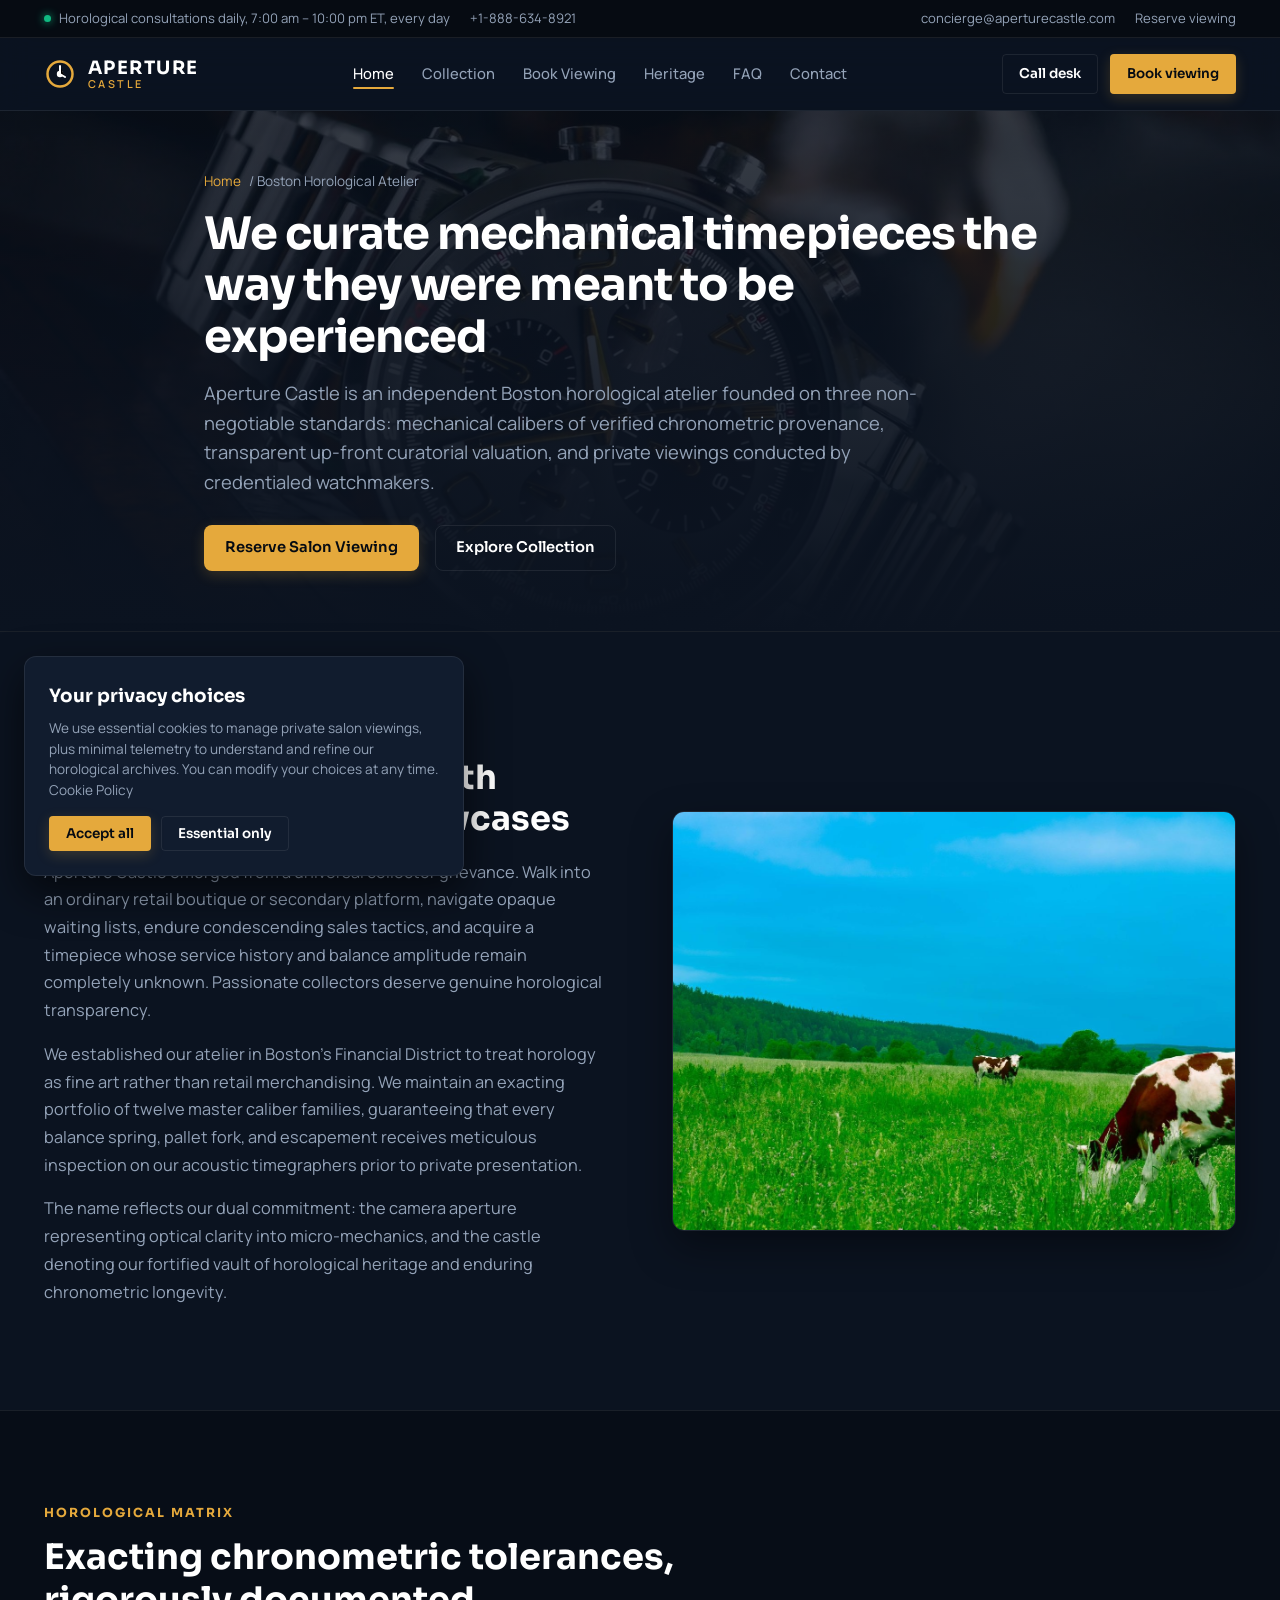
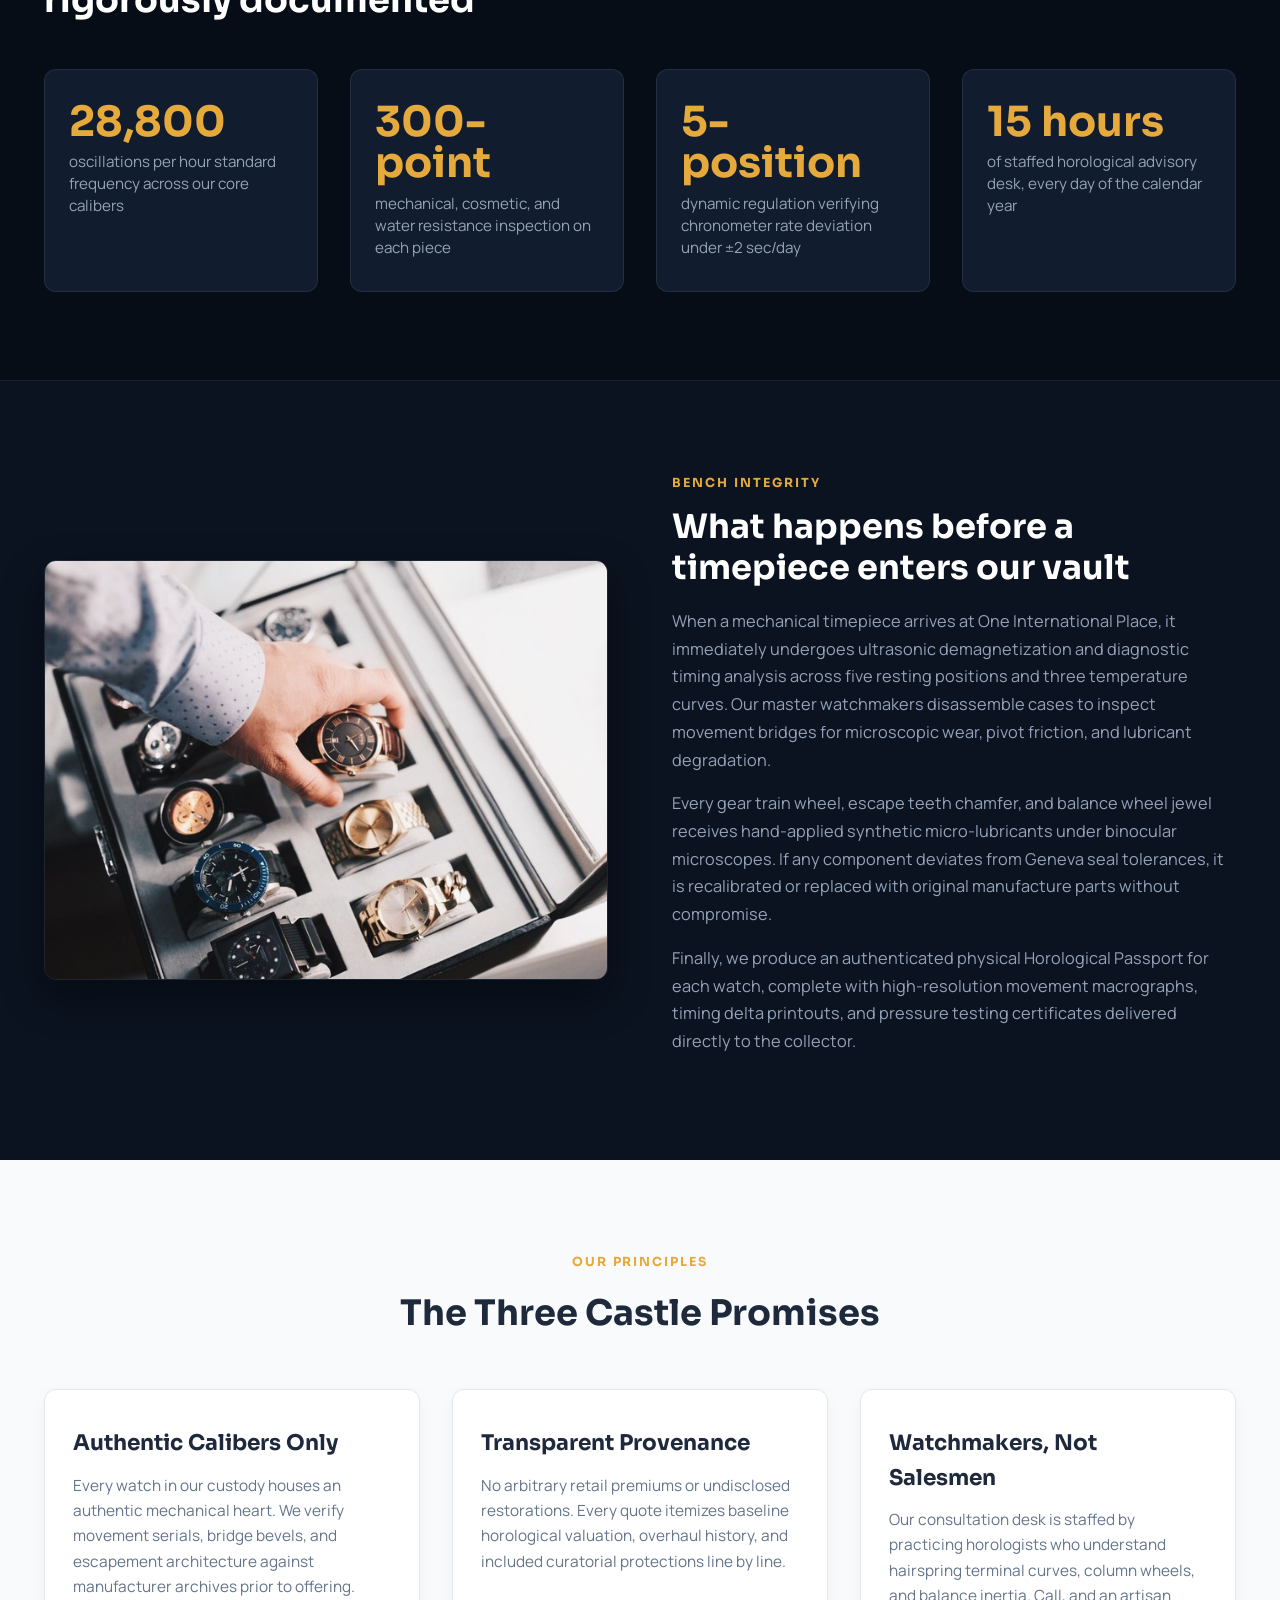
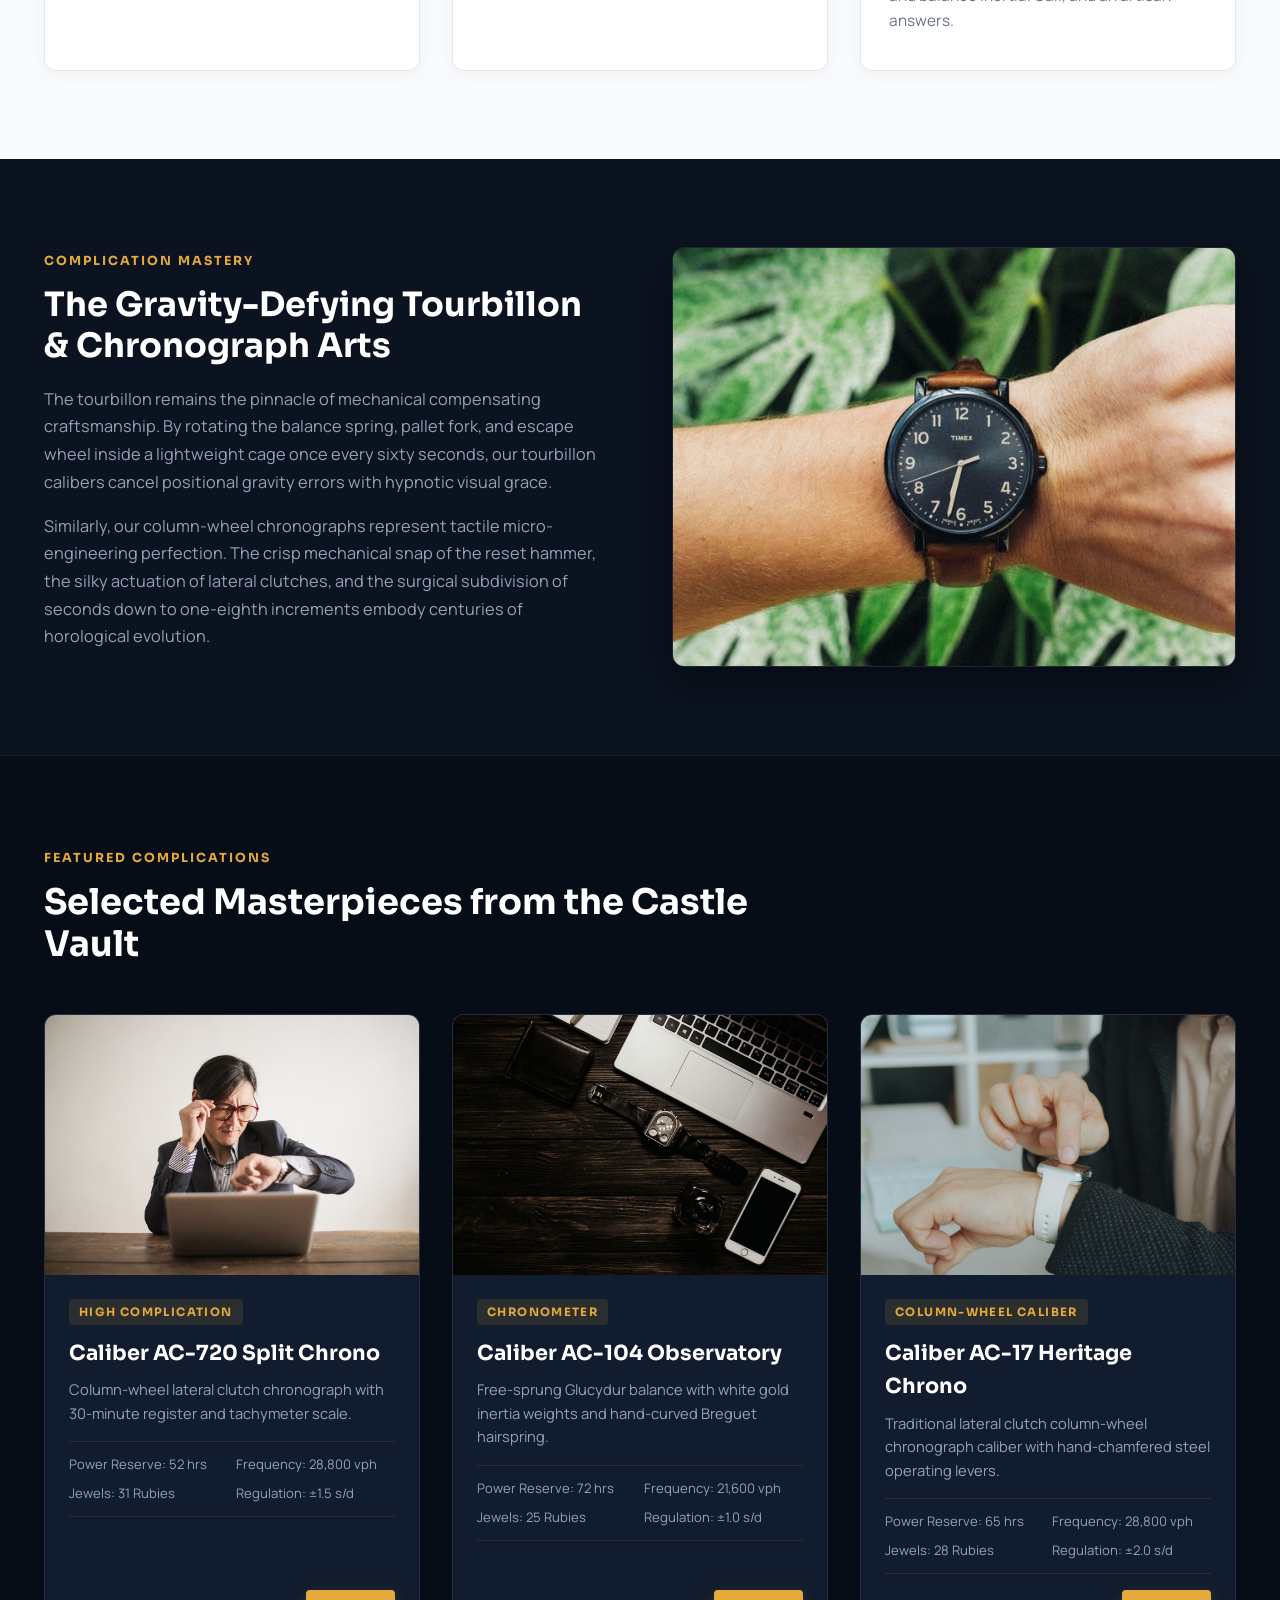
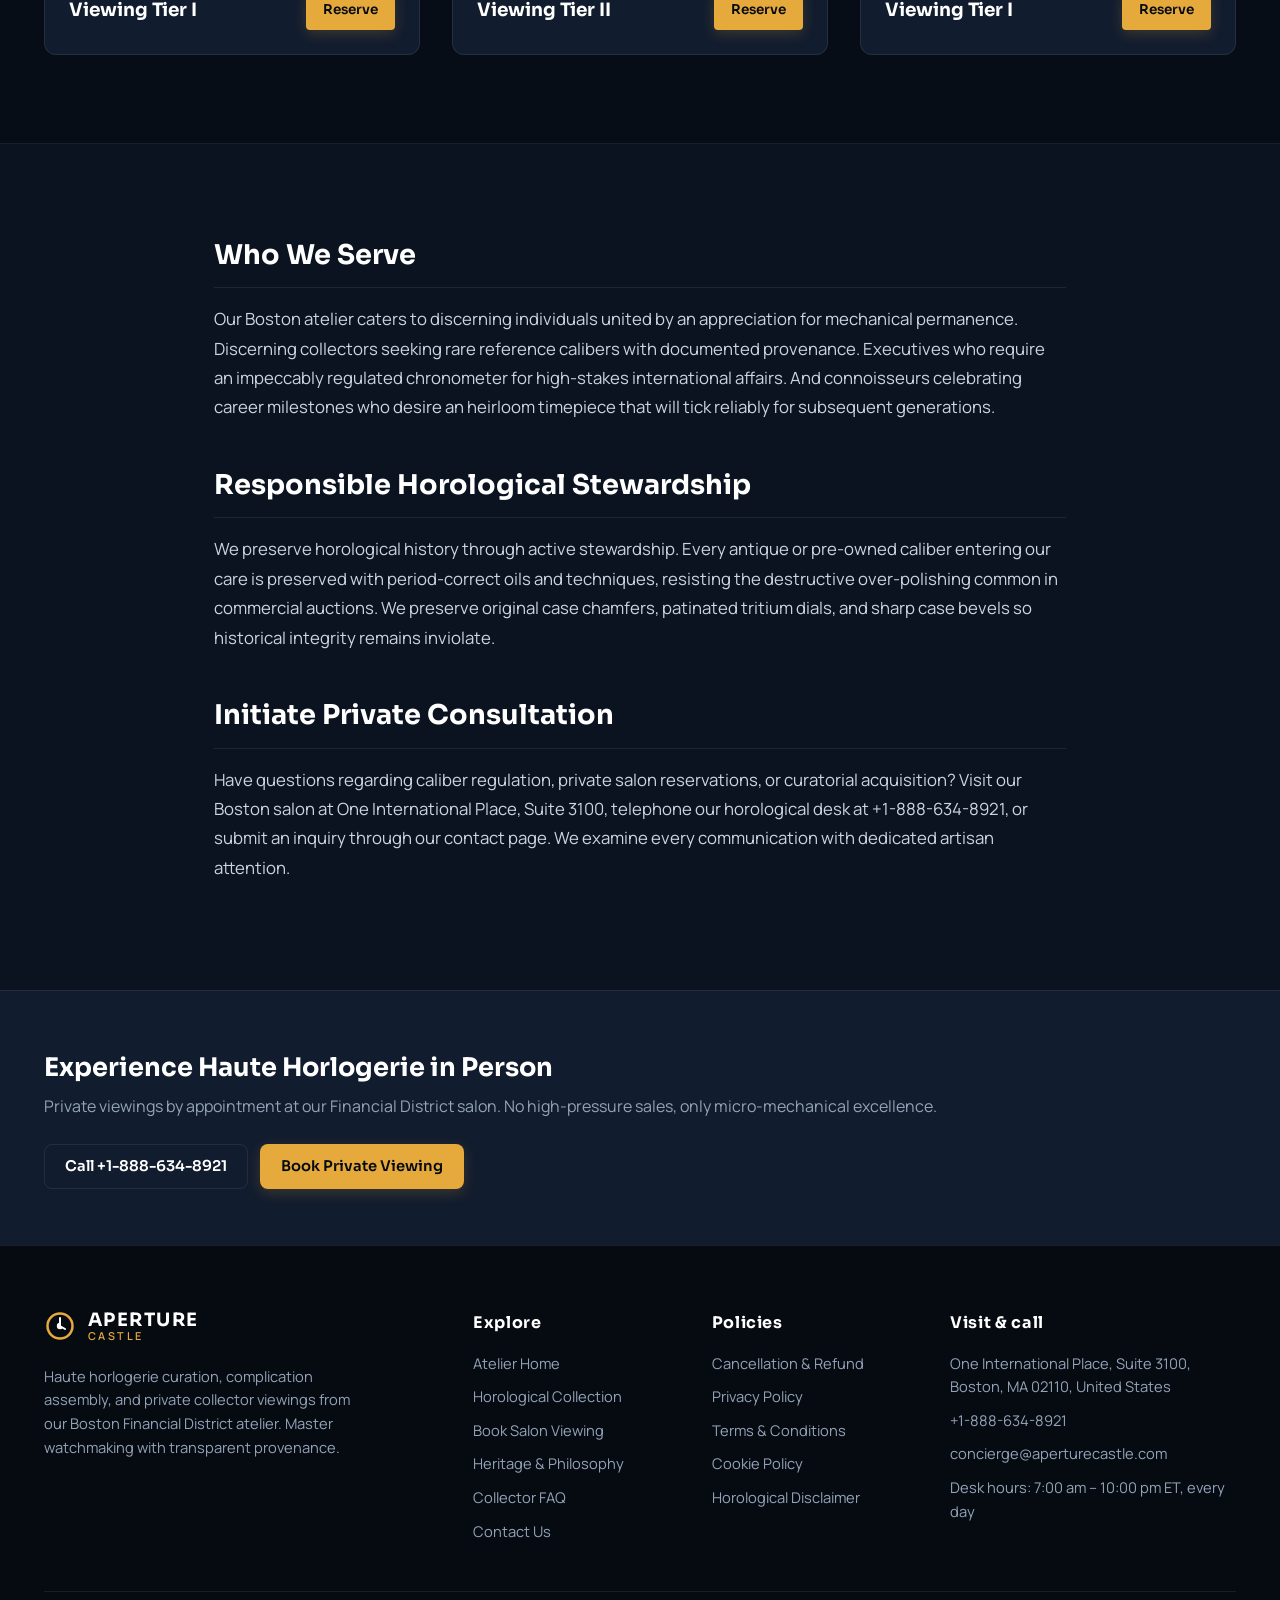
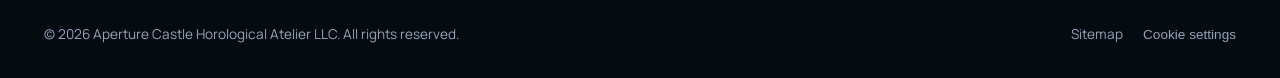
<file: index.html>
<!DOCTYPE html>
<html lang="en">
<head>
<meta charset="utf-8">
<meta name="viewport" content="width=device-width, initial-scale=1">
<title>Aperture Castle | Haute Horlogerie &amp; Mechanical Watchmaking Atelier</title>
<meta name="description" content="Discover Aperture Castle: Boston's premier mechanical watchmaking atelier. High-complication chronometers, tourbillons, hand-finishing, and private collector viewings.">
<meta name="robots" content="index, follow">
<link rel="canonical" href="https://aperturecastle.com/index.html">
<meta property="og:type" content="website">
<meta property="og:site_name" content="Aperture Castle">
<meta property="og:title" content="Aperture Castle | Haute Horlogerie &amp; Mechanical Watchmaking Atelier">
<meta property="og:description" content="Boston horological atelier dedicated to precision mechanical calibers, artisanal hand-finishing, and private collector consultations.">
<meta property="og:url" content="https://aperturecastle.com/index.html">
<meta property="og:image" content="https://aperturecastle.com/assets/images/aperturecastle_asset_1.jpg">
<meta name="theme-color" content="#0B1320">
<link rel="preconnect" href="https://fonts.googleapis.com">
<link rel="preconnect" href="https://fonts.gstatic.com" crossorigin>
<link href="https://fonts.googleapis.com/css2?family=Manrope:wght@400;500;600;700&family=Sora:wght@500;600;700&display=swap" rel="stylesheet">
<link rel="stylesheet" href="assets/css/style.css">
<!-- Google tag (gtag.js) -->
<script async src="https://www.googletagmanager.com/gtag/js?id=G-0LY0HY7L01"></script>
<script>
  window.dataLayer = window.dataLayer || [];
  function gtag(){dataLayer.push(arguments);}
  gtag('js', new Date());
  gtag('config', 'G-0LY0HY7L01');
</script>
</head>
<body>
<a class="skip" href="#main">Skip to content</a>
<div class="utility"><div class="wrap">
  <div class="u-left"><span><span class="dot" aria-hidden="true"></span>Horological consultations daily, 7:00 am – 10:00 pm ET, every day</span><a href="tel:+18886348921">+1-888-634-8921</a></div>
  <div class="u-right"><a href="mailto:concierge@aperturecastle.com">concierge@aperturecastle.com</a><a href="booking.html">Reserve viewing</a></div>
</div></div>
<header class="site-header"><div class="wrap">
  <a class="brand" href="index.html" aria-label="Aperture Castle home"><span class="brand-mark"><svg viewBox="0 0 32 32" aria-hidden="true"><circle cx="16" cy="16" r="12.5" fill="none" stroke="#E5A93C" stroke-width="2.5"/><circle cx="16" cy="16" r="3.2" fill="#fff"/><path d="M16 8V16L21 19" stroke="#fff" stroke-width="2" stroke-linecap="round"/></svg></span><span class="brand-text"><strong>APERTURE</strong><span>CASTLE</span></span></a>
  <nav class="main-nav" id="main-nav" aria-label="Main"><ul><li><a href="index.html" aria-current="page">Home</a></li><li><a href="products.html">Collection</a></li><li><a href="booking.html">Book Viewing</a></li><li><a href="about.html">Heritage</a></li><li><a href="faq.html">FAQ</a></li><li><a href="contact.html">Contact</a></li><li class="nav-only-mobile"><a href="booking.html">Reserve Viewing</a></li></ul></nav>
  <div class="header-cta"><a class="btn btn-ghost btn-sm" href="tel:+18886348921">Call desk</a><a class="btn btn-accent btn-sm" href="booking.html">Book viewing</a>
  <button class="nav-toggle" type="button" aria-label="Open menu" aria-controls="main-nav" aria-expanded="false"><span></span></button></div>
</div></header>
<main id="main">

<section class="page-hero">
  <img src="assets/images/aperturecastle_asset_1.jpg" alt="Precision hand-finished chronometer dial with flame-blued hands and applied indices" width="1400" height="900" fetchpriority="high">
  <div class="wrap">
    <nav class="crumbs" aria-label="Breadcrumb"><a href="index.html">Home</a> / Boston Horological Atelier</nav>
    <h1>We curate mechanical timepieces the way they were meant to be experienced</h1>
    <p>Aperture Castle is an independent Boston horological atelier founded on three non-negotiable standards: mechanical calibers of verified chronometric provenance, transparent up-front curatorial valuation, and private viewings conducted by credentialed watchmakers.</p>
    <div style="display:flex;gap:16px;margin-top:28px;flex-wrap:wrap">
      <a class="btn btn-accent" href="booking.html">Reserve Salon Viewing</a>
      <a class="btn btn-ghost" href="products.html">Explore Collection</a>
    </div>
  </div>
</section>

<section class="section">
  <div class="wrap split">
    <div>
      <span class="kicker">Atelier Origin</span>
      <h2>Born from frustration with commercial watch showcases</h2>
      <p>Aperture Castle emerged from a universal collector grievance. Walk into an ordinary retail boutique or secondary platform, navigate opaque waiting lists, endure condescending sales tactics, and acquire a timepiece whose service history and balance amplitude remain completely unknown. Passionate collectors deserve genuine horological transparency.</p>
      <p>We established our atelier in Boston's Financial District to treat horology as fine art rather than retail merchandising. We maintain an exacting portfolio of twelve master caliber families, guaranteeing that every balance spring, pallet fork, and escapement receives meticulous inspection on our acoustic timegraphers prior to private presentation.</p>
      <p>The name reflects our dual commitment: the camera aperture representing optical clarity into micro-mechanics, and the castle denoting our fortified vault of horological heritage and enduring chronometric longevity.</p>
    </div>
    <img src="assets/images/aperturecastle_asset_2.jpg" alt="Extreme macro of decorated mechanical caliber showing perlage bridges, rubies, and polished gear teeth" width="1000" height="667" loading="lazy">
  </div>
</section>

<section class="section section-dark">
  <div class="wrap">
    <div class="sec-head"><div class="intro"><span class="kicker">Horological Matrix</span><h2 style="color:#fff">Exacting chronometric tolerances, rigorously documented</h2></div></div>
    <div class="numbers">
      <div class="number"><b>28,800</b><span>oscillations per hour standard frequency across our core calibers</span></div>
      <div class="number"><b>300-point</b><span>mechanical, cosmetic, and water resistance inspection on each piece</span></div>
      <div class="number"><b>5-position</b><span>dynamic regulation verifying chronometer rate deviation under &plusmn;2 sec/day</span></div>
      <div class="number"><b>15 hours</b><span>of staffed horological advisory desk, every day of the calendar year</span></div>
    </div>
  </div>
</section>

<section class="section">
  <div class="wrap split">
    <img src="assets/images/aperturecastle_asset_3.jpg" alt="Horologist workbench arrangement with beryllium copper tweezers, precision screwdrivers, and loupe" width="1000" height="667" loading="lazy">
    <div>
      <span class="kicker">Bench Integrity</span>
      <h2>What happens before a timepiece enters our vault</h2>
      <p>When a mechanical timepiece arrives at One International Place, it immediately undergoes ultrasonic demagnetization and diagnostic timing analysis across five resting positions and three temperature curves. Our master watchmakers disassemble cases to inspect movement bridges for microscopic wear, pivot friction, and lubricant degradation.</p>
      <p>Every gear train wheel, escape teeth chamfer, and balance wheel jewel receives hand-applied synthetic micro-lubricants under binocular microscopes. If any component deviates from Geneva seal tolerances, it is recalibrated or replaced with original manufacture parts without compromise.</p>
      <p>Finally, we produce an authenticated physical Horological Passport for each watch, complete with high-resolution movement macrographs, timing delta printouts, and pressure testing certificates delivered directly to the collector.</p>
    </div>
  </div>
</section>

<section class="section section-white">
  <div class="wrap">
    <div class="sec-center"><span class="kicker">Our Principles</span><h2>The Three Castle Promises</h2></div>
    <div class="values">
      <div class="value"><h3>Authentic Calibers Only</h3><p>Every watch in our custody houses an authentic mechanical heart. We verify movement serials, bridge bevels, and escapement architecture against manufacturer archives prior to offering.</p></div>
      <div class="value"><h3>Transparent Provenance</h3><p>No arbitrary retail premiums or undisclosed restorations. Every quote itemizes baseline horological valuation, overhaul history, and included curatorial protections line by line.</p></div>
      <div class="value"><h3>Watchmakers, Not Salesmen</h3><p>Our consultation desk is staffed by practicing horologists who understand hairspring terminal curves, column wheels, and balance inertia. Call, and an artisan answers.</p></div>
    </div>
  </div>
</section>

<section class="section">
  <div class="wrap split">
    <div>
      <span class="kicker">Complication Mastery</span>
      <h2>The Gravity-Defying Tourbillon &amp; Chronograph Arts</h2>
      <p>The tourbillon remains the pinnacle of mechanical compensating craftsmanship. By rotating the balance spring, pallet fork, and escape wheel inside a lightweight cage once every sixty seconds, our tourbillon calibers cancel positional gravity errors with hypnotic visual grace.</p>
      <p>Similarly, our column-wheel chronographs represent tactile micro-engineering perfection. The crisp mechanical snap of the reset hammer, the silky actuation of lateral clutches, and the surgical subdivision of seconds down to one-eighth increments embody centuries of horological evolution.</p>
    </div>
    <img src="assets/images/aperturecastle_asset_4.jpg" alt="Hand-crafted tourbillon complication carriage rotating within an Haute Horlogerie mechanical movement" width="1000" height="667" loading="lazy">
  </div>
</section>

<section class="section section-dark">
  <div class="wrap">
    <div class="sec-head"><div class="intro"><span class="kicker">Featured Complications</span><h2 style="color:#fff">Selected Masterpieces from the Castle Vault</h2></div></div>
    <div class="timepiece-grid">
      <div class="timepiece-card">
        <img class="timepiece-img" src="assets/images/aperturecastle_asset_5.jpg" alt="Classic tri-compax column-wheel chronograph wristwatch" loading="lazy">
        <div class="timepiece-body">
          <span class="timepiece-badge">High Complication</span>
          <h3>Caliber AC-720 Split Chrono</h3>
          <p style="color:var(--text-muted);font-size:0.92rem">Column-wheel lateral clutch chronograph with 30-minute register and tachymeter scale.</p>
          <div class="timepiece-specs">
            <span>Power Reserve: 52 hrs</span>
            <span>Frequency: 28,800 vph</span>
            <span>Jewels: 31 Rubies</span>
            <span>Regulation: &plusmn;1.5 s/d</span>
          </div>
          <div class="timepiece-footer">
            <span class="timepiece-tier">Viewing Tier I</span>
            <a class="btn btn-accent btn-sm" href="booking.html">Reserve</a>
          </div>
        </div>
      </div>
      <div class="timepiece-card">
        <img class="timepiece-img" src="assets/images/aperturecastle_asset_6.jpg" alt="Free-sprung balance wheel and Breguet overcoil hairspring oscillating at 28800 vph" loading="lazy">
        <div class="timepiece-body">
          <span class="timepiece-badge">Chronometer</span>
          <h3>Caliber AC-104 Observatory</h3>
          <p style="color:var(--text-muted);font-size:0.92rem">Free-sprung Glucydur balance with white gold inertia weights and hand-curved Breguet hairspring.</p>
          <div class="timepiece-specs">
            <span>Power Reserve: 72 hrs</span>
            <span>Frequency: 21,600 vph</span>
            <span>Jewels: 25 Rubies</span>
            <span>Regulation: &plusmn;1.0 s/d</span>
          </div>
          <div class="timepiece-footer">
            <span class="timepiece-tier">Viewing Tier II</span>
            <a class="btn btn-accent btn-sm" href="booking.html">Reserve</a>
          </div>
        </div>
      </div>
      <div class="timepiece-card">
        <img class="timepiece-img" src="assets/images/aperturecastle_asset_17.jpg" alt="Traditional column-wheel chronograph caliber showing bevelled operating levers" loading="lazy">
        <div class="timepiece-body">
          <span class="timepiece-badge">Column-Wheel Caliber</span>
          <h3>Caliber AC-17 Heritage Chrono</h3>
          <p style="color:var(--text-muted);font-size:0.92rem">Traditional lateral clutch column-wheel chronograph caliber with hand-chamfered steel operating levers.</p>
          <div class="timepiece-specs">
            <span>Power Reserve: 65 hrs</span>
            <span>Frequency: 28,800 vph</span>
            <span>Jewels: 28 Rubies</span>
            <span>Regulation: &plusmn;2.0 s/d</span>
          </div>
          <div class="timepiece-footer">
            <span class="timepiece-tier">Viewing Tier I</span>
            <a class="btn btn-accent btn-sm" href="booking.html">Reserve</a>
          </div>
        </div>
      </div>
    </div>
  </div>
</section>

<section class="section">
  <div class="wrap" style="max-width:900px">
    <div class="prose">
      <h2>Who We Serve</h2>
      <p>Our Boston atelier caters to discerning individuals united by an appreciation for mechanical permanence. Discerning collectors seeking rare reference calibers with documented provenance. Executives who require an impeccably regulated chronometer for high-stakes international affairs. And connoisseurs celebrating career milestones who desire an heirloom timepiece that will tick reliably for subsequent generations.</p>
      <h2>Responsible Horological Stewardship</h2>
      <p>We preserve horological history through active stewardship. Every antique or pre-owned caliber entering our care is preserved with period-correct oils and techniques, resisting the destructive over-polishing common in commercial auctions. We preserve original case chamfers, patinated tritium dials, and sharp case bevels so historical integrity remains inviolate.</p>
      <h2>Initiate Private Consultation</h2>
      <p>Have questions regarding caliber regulation, private salon reservations, or curatorial acquisition? Visit our Boston salon at One International Place, Suite 3100, telephone our horological desk at <a href="tel:+18886348921">+1-888-634-8921</a>, or submit an inquiry through our <a href="contact.html">contact page</a>. We examine every communication with dedicated artisan attention.</p>
    </div>
  </div>
</section>

<section class="section-tight" style="background:var(--surface);border-top:1px solid var(--surface-border)">
  <div class="wrap" style="display:flex;justify-content:space-between;align-items:center;flex-wrap:wrap;gap:24px">
    <div>
      <h3 style="font-family:var(--font-heading);font-size:1.6rem;color:#fff;margin-bottom:6px">Experience Haute Horlogerie in Person</h3>
      <p style="color:var(--text-muted)">Private viewings by appointment at our Financial District salon. No high-pressure sales, only micro-mechanical excellence.</p>
    </div>
    <div style="display:flex;gap:12px">
      <a class="btn btn-ghost" href="tel:+18886348921">Call +1-888-634-8921</a>
      <a class="btn btn-accent" href="booking.html">Book Private Viewing</a>
    </div>
  </div>
</section>

</main>
<footer class="site-footer"><div class="wrap">
  <div class="f-top">
    <div>
      <a class="brand" href="index.html" aria-label="Aperture Castle home"><span class="brand-mark"><svg viewBox="0 0 32 32" aria-hidden="true"><circle cx="16" cy="16" r="12.5" fill="none" stroke="#E5A93C" stroke-width="2.5"/><circle cx="16" cy="16" r="3.2" fill="#fff"/><path d="M16 8V16L21 19" stroke="#fff" stroke-width="2" stroke-linecap="round"/></svg></span><span class="brand-text"><strong>APERTURE</strong><span>CASTLE</span></span></a>
      <p class="f-about">Haute horlogerie curation, complication assembly, and private collector viewings from our Boston Financial District atelier. Master watchmaking with transparent provenance.</p>
    </div>
    <div><h2>Explore</h2><ul>
      <li><a href="index.html">Atelier Home</a></li><li><a href="products.html">Horological Collection</a></li><li><a href="booking.html">Book Salon Viewing</a></li>
      <li><a href="about.html">Heritage &amp; Philosophy</a></li><li><a href="faq.html">Collector FAQ</a></li><li><a href="contact.html">Contact Us</a></li></ul></div>
    <div><h2>Policies</h2><ul>
      <li><a href="cancellation-refund-policy.html">Cancellation &amp; Refund</a></li><li><a href="privacy-policy.html">Privacy Policy</a></li>
      <li><a href="terms-and-conditions.html">Terms &amp; Conditions</a></li><li><a href="cookie-policy.html">Cookie Policy</a></li>
      <li><a href="disclaimer.html">Horological Disclaimer</a></li></ul></div>
    <div><h2>Visit &amp; call</h2><ul>
      <li>One International Place, Suite 3100, Boston, MA 02110, United States</li>
      <li><a href="tel:+18886348921">+1-888-634-8921</a></li><li><a href="mailto:concierge@aperturecastle.com">concierge@aperturecastle.com</a></li>
      <li>Desk hours: 7:00 am – 10:00 pm ET, every day</li></ul></div>
  </div>
  <div class="f-bottom"><span>&copy; <span data-year>2026</span> Aperture Castle Horological Atelier LLC. All rights reserved.</span>
    <ul><li><a href="sitemap.xml">Sitemap</a></li><li><button class="link-btn" type="button" data-open-cookies>Cookie settings</button></li></ul></div>
</div></footer>
<div class="cookie" role="dialog" aria-labelledby="cookie-title" aria-live="polite">
  <h2 id="cookie-title">Your privacy choices</h2>
  <p>We use essential cookies to manage private salon viewings, plus minimal telemetry to understand and refine our horological archives. You can modify your choices at any time. <a href="cookie-policy.html">Cookie Policy</a></p>
  <div class="row"><button class="btn btn-accent btn-sm" type="button" data-consent="all">Accept all</button><button class="btn btn-ghost btn-sm" type="button" data-consent="essential">Essential only</button></div>
</div>
<button class="to-top" type="button" aria-label="Back to top"><svg width="20" height="20" viewBox="0 0 24 24" fill="none" stroke="currentColor" stroke-width="2.5" aria-hidden="true"><path d="M12 19V5M5 12l7-7 7 7"/></svg></button>
<script src="assets/js/main.js" defer></script>
</body>
</html>
</file>
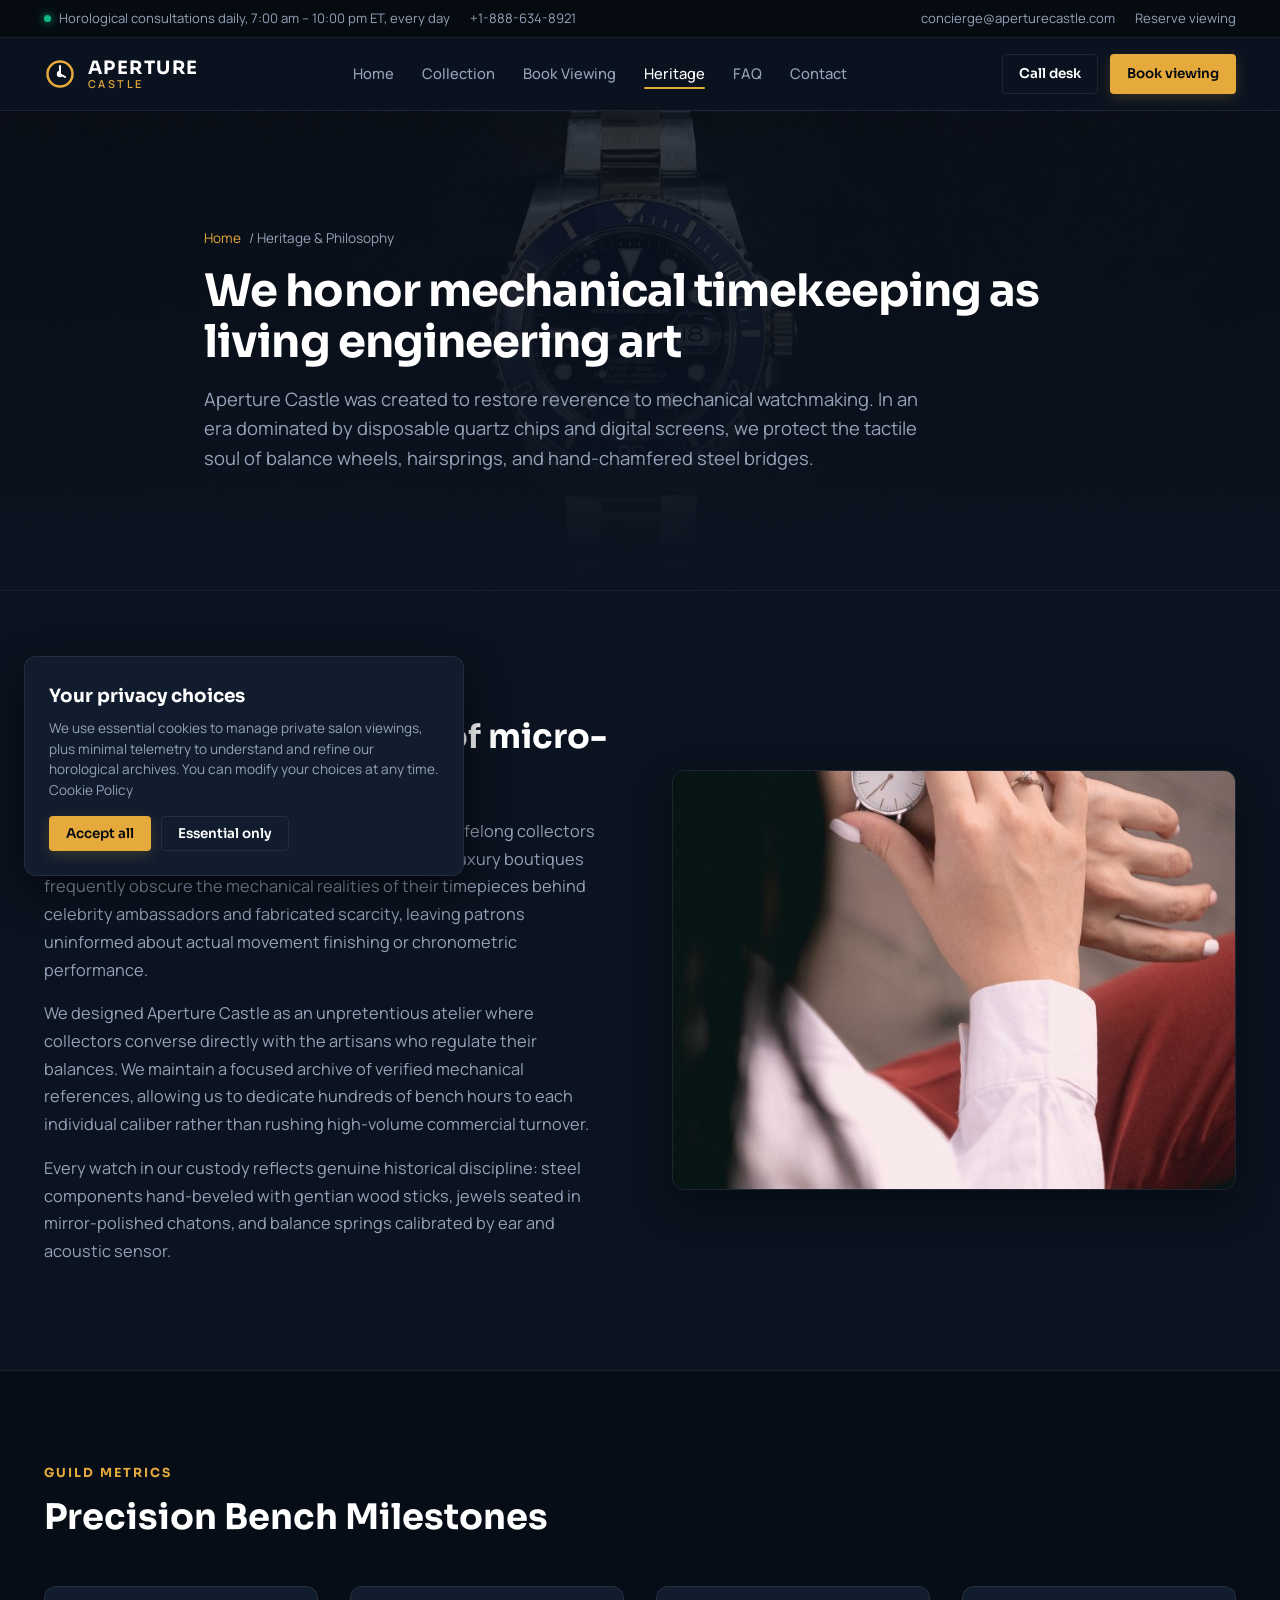
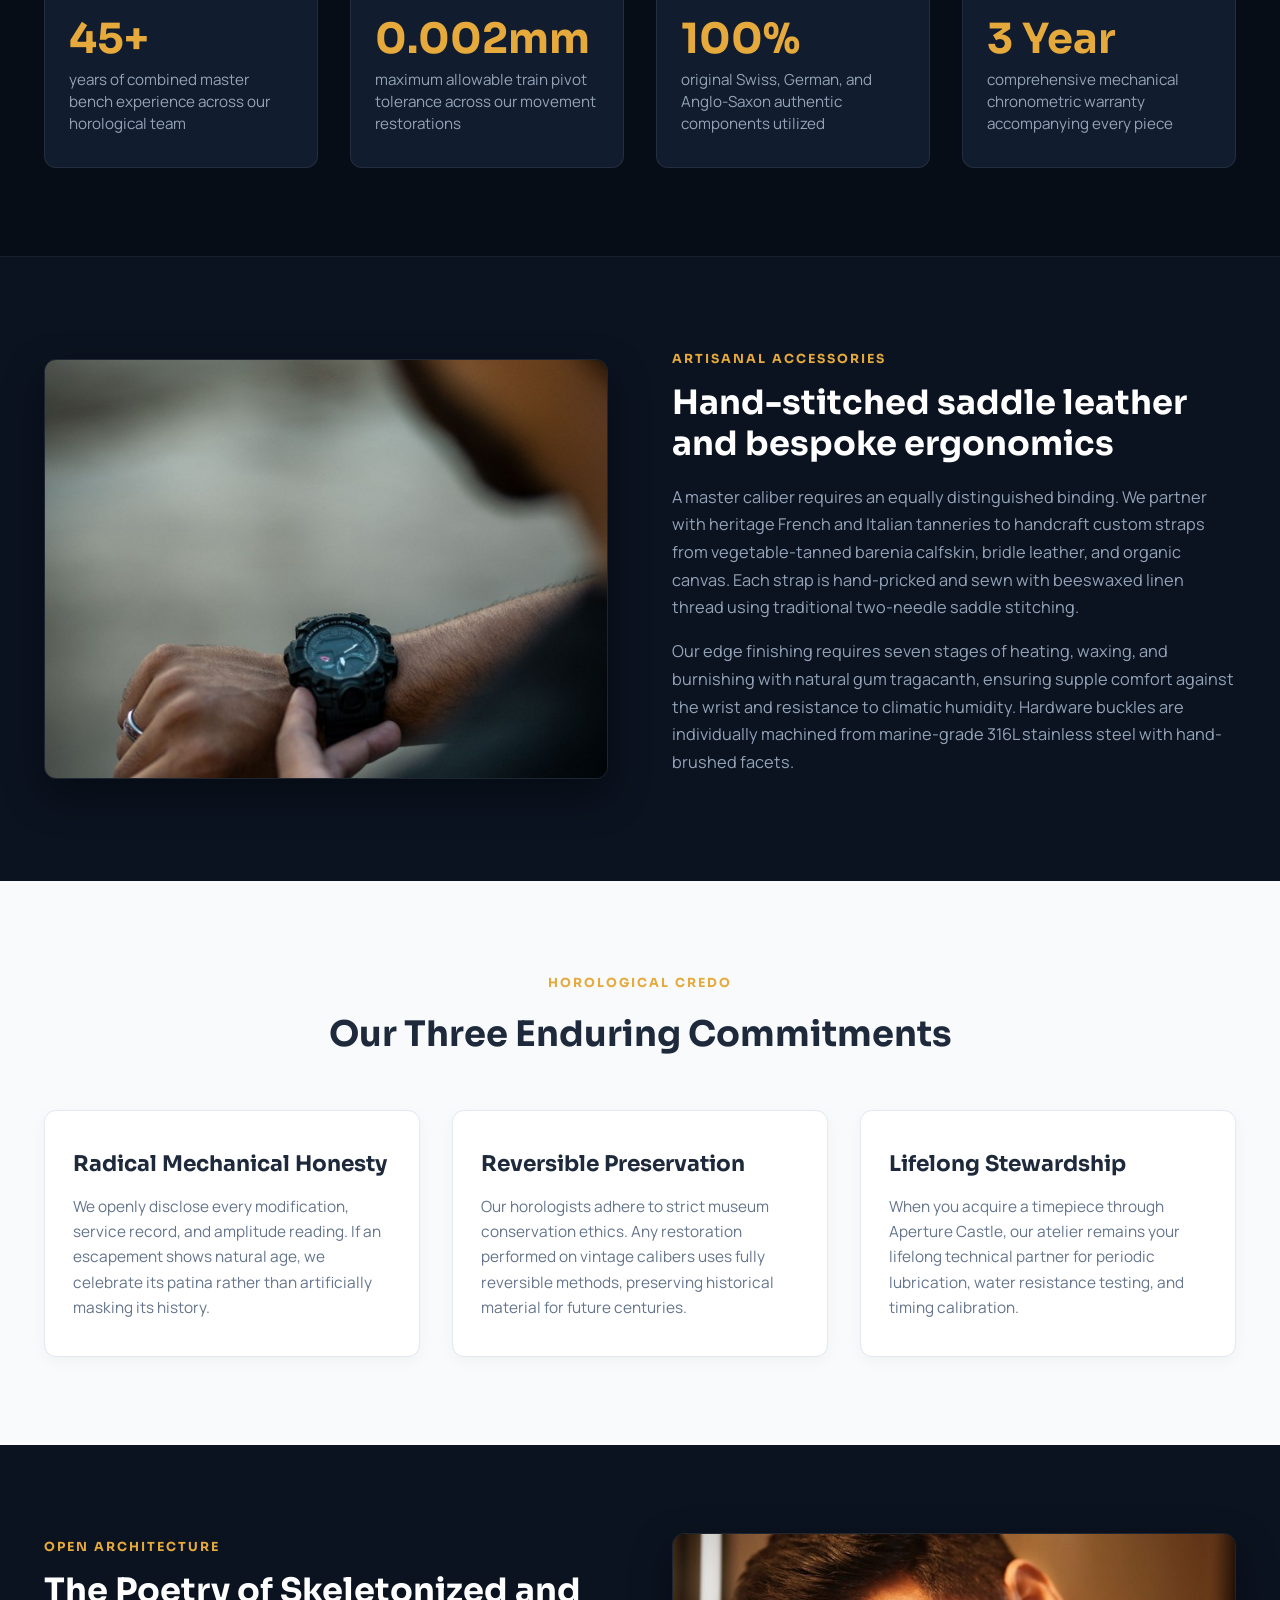
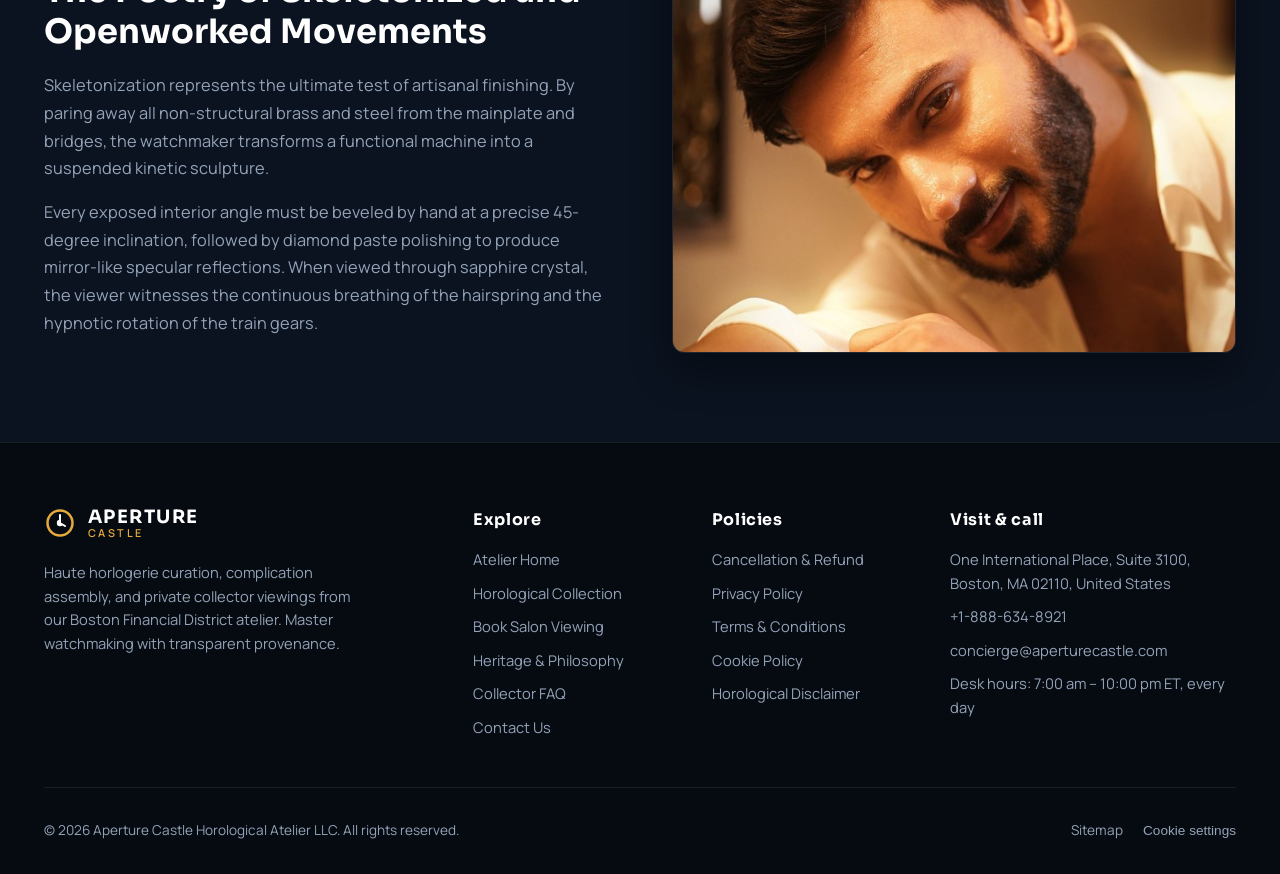
<file: about.html>
<!DOCTYPE html>
<html lang="en">
<head>
<meta charset="utf-8">
<meta name="viewport" content="width=device-width, initial-scale=1">
<title>Heritage &amp; Philosophy | Aperture Castle Horological Atelier</title>
<meta name="description" content="Discover the philosophy, watchmaking bench craftsmanship, and independent horological heritage behind Aperture Castle in Boston.">
<meta name="robots" content="index, follow">
<link rel="canonical" href="https://aperturecastle.com/about.html">
<meta property="og:type" content="website">
<meta property="og:site_name" content="Aperture Castle">
<meta property="og:title" content="Heritage &amp; Philosophy | Aperture Castle">
<meta property="og:description" content="Meet Aperture Castle: Boston's independent horological atelier preserving hand-finishing, acoustic regulation, and mechanical excellence.">
<meta property="og:url" content="https://aperturecastle.com/about.html">
<meta property="og:image" content="https://aperturecastle.com/assets/images/aperturecastle_asset_7.jpg">
<meta name="theme-color" content="#0B1320">
<link rel="preconnect" href="https://fonts.googleapis.com">
<link rel="preconnect" href="https://fonts.gstatic.com" crossorigin>
<link href="https://fonts.googleapis.com/css2?family=Manrope:wght@400;500;600;700&family=Sora:wght@500;600;700&display=swap" rel="stylesheet">
<link rel="stylesheet" href="assets/css/style.css">
<!-- Google tag (gtag.js) -->
<script async src="https://www.googletagmanager.com/gtag/js?id=G-0LY0HY7L01"></script>
<script>
  window.dataLayer = window.dataLayer || [];
  function gtag(){dataLayer.push(arguments);}
  gtag('js', new Date());
  gtag('config', 'G-0LY0HY7L01');
</script>
</head>
<body>
<a class="skip" href="#main">Skip to content</a>
<div class="utility"><div class="wrap">
  <div class="u-left"><span><span class="dot" aria-hidden="true"></span>Horological consultations daily, 7:00 am – 10:00 pm ET, every day</span><a href="tel:+18886348921">+1-888-634-8921</a></div>
  <div class="u-right"><a href="mailto:concierge@aperturecastle.com">concierge@aperturecastle.com</a><a href="booking.html">Reserve viewing</a></div>
</div></div>
<header class="site-header"><div class="wrap">
  <a class="brand" href="index.html" aria-label="Aperture Castle home"><span class="brand-mark"><svg viewBox="0 0 32 32" aria-hidden="true"><circle cx="16" cy="16" r="12.5" fill="none" stroke="#E5A93C" stroke-width="2.5"/><circle cx="16" cy="16" r="3.2" fill="#fff"/><path d="M16 8V16L21 19" stroke="#fff" stroke-width="2" stroke-linecap="round"/></svg></span><span class="brand-text"><strong>APERTURE</strong><span>CASTLE</span></span></a>
  <nav class="main-nav" id="main-nav" aria-label="Main"><ul><li><a href="index.html">Home</a></li><li><a href="products.html">Collection</a></li><li><a href="booking.html">Book Viewing</a></li><li><a href="about.html" aria-current="page">Heritage</a></li><li><a href="faq.html">FAQ</a></li><li><a href="contact.html">Contact</a></li><li class="nav-only-mobile"><a href="booking.html">Reserve Viewing</a></li></ul></nav>
  <div class="header-cta"><a class="btn btn-ghost btn-sm" href="tel:+18886348921">Call desk</a><a class="btn btn-accent btn-sm" href="booking.html">Book viewing</a>
  <button class="nav-toggle" type="button" aria-label="Open menu" aria-controls="main-nav" aria-expanded="false"><span></span></button></div>
</div></header>
<main id="main">

<section class="page-hero">
  <img src="assets/images/aperturecastle_asset_7.jpg" alt="Antique hand-engraved pocket watch movement exhibiting Geneva stripes and gold chatons" width="1400" height="900" fetchpriority="high">
  <div class="wrap">
    <nav class="crumbs" aria-label="Breadcrumb"><a href="index.html">Home</a> / Heritage &amp; Philosophy</nav>
    <h1>We honor mechanical timekeeping as living engineering art</h1>
    <p>Aperture Castle was created to restore reverence to mechanical watchmaking. In an era dominated by disposable quartz chips and digital screens, we protect the tactile soul of balance wheels, hairsprings, and hand-chamfered steel bridges.</p>
  </div>
</section>

<section class="section">
  <div class="wrap split">
    <div>
      <span class="kicker">The Founding Vision</span>
      <h2>A sanctuary for purists of micro-mechanics</h2>
      <p>Our guild was founded in Boston by watchmakers and lifelong collectors who grew weary of commercialized horology. Modern luxury boutiques frequently obscure the mechanical realities of their timepieces behind celebrity ambassadors and fabricated scarcity, leaving patrons uninformed about actual movement finishing or chronometric performance.</p>
      <p>We designed Aperture Castle as an unpretentious atelier where collectors converse directly with the artisans who regulate their balances. We maintain a focused archive of verified mechanical references, allowing us to dedicate hundreds of bench hours to each individual caliber rather than rushing high-volume commercial turnover.</p>
      <p>Every watch in our custody reflects genuine historical discipline: steel components hand-beveled with gentian wood sticks, jewels seated in mirror-polished chatons, and balance springs calibrated by ear and acoustic sensor.</p>
    </div>
    <img src="assets/images/aperturecastle_asset_8.jpg" alt="Master watchmaker carefully examining train wheel pivot alignment under optical loupe" width="1000" height="667" loading="lazy">
  </div>
</section>

<section class="section section-dark">
  <div class="wrap">
    <div class="sec-head"><div class="intro"><span class="kicker">Guild Metrics</span><h2 style="color:#fff">Precision Bench Milestones</h2></div></div>
    <div class="numbers">
      <div class="number"><b>45+</b><span>years of combined master bench experience across our horological team</span></div>
      <div class="number"><b>0.002mm</b><span>maximum allowable train pivot tolerance across our movement restorations</span></div>
      <div class="number"><b>100%</b><span>original Swiss, German, and Anglo-Saxon authentic components utilized</span></div>
      <div class="number"><b>3 Year</b><span>comprehensive mechanical chronometric warranty accompanying every piece</span></div>
    </div>
  </div>
</section>

<section class="section">
  <div class="wrap split">
    <img src="assets/images/aperturecastle_asset_9.jpg" alt="Hand-stitched full-grain French calfskin watch strap crafted with bevelled edges on cutting bench" width="1000" height="667" loading="lazy">
    <div>
      <span class="kicker">Artisanal Accessories</span>
      <h2>Hand-stitched saddle leather and bespoke ergonomics</h2>
      <p>A master caliber requires an equally distinguished binding. We partner with heritage French and Italian tanneries to handcraft custom straps from vegetable-tanned barenia calfskin, bridle leather, and organic canvas. Each strap is hand-pricked and sewn with beeswaxed linen thread using traditional two-needle saddle stitching.</p>
      <p>Our edge finishing requires seven stages of heating, waxing, and burnishing with natural gum tragacanth, ensuring supple comfort against the wrist and resistance to climatic humidity. Hardware buckles are individually machined from marine-grade 316L stainless steel with hand-brushed facets.</p>
    </div>
  </div>
</section>

<section class="section section-white">
  <div class="wrap">
    <div class="sec-center"><span class="kicker">Horological Credo</span><h2>Our Three Enduring Commitments</h2></div>
    <div class="values">
      <div class="value"><h3>Radical Mechanical Honesty</h3><p>We openly disclose every modification, service record, and amplitude reading. If an escapement shows natural age, we celebrate its patina rather than artificially masking its history.</p></div>
      <div class="value"><h3>Reversible Preservation</h3><p>Our horologists adhere to strict museum conservation ethics. Any restoration performed on vintage calibers uses fully reversible methods, preserving historical material for future centuries.</p></div>
      <div class="value"><h3>Lifelong Stewardship</h3><p>When you acquire a timepiece through Aperture Castle, our atelier remains your lifelong technical partner for periodic lubrication, water resistance testing, and timing calibration.</p></div>
    </div>
  </div>
</section>

<section class="section">
  <div class="wrap split">
    <div>
      <span class="kicker">Open Architecture</span>
      <h2>The Poetry of Skeletonized and Openworked Movements</h2>
      <p>Skeletonization represents the ultimate test of artisanal finishing. By paring away all non-structural brass and steel from the mainplate and bridges, the watchmaker transforms a functional machine into a suspended kinetic sculpture.</p>
      <p>Every exposed interior angle must be beveled by hand at a precise 45-degree inclination, followed by diamond paste polishing to produce mirror-like specular reflections. When viewed through sapphire crystal, the viewer witnesses the continuous breathing of the hairspring and the hypnotic rotation of the train gears.</p>
    </div>
    <img src="assets/images/aperturecastle_asset_10.jpg" alt="Openworked skeleton mechanical caliber revealing mainspring winding barrel and escapement geometry" width="1000" height="667" loading="lazy">
  </div>
</section>

</main>
<footer class="site-footer"><div class="wrap">
  <div class="f-top">
    <div>
      <a class="brand" href="index.html" aria-label="Aperture Castle home"><span class="brand-mark"><svg viewBox="0 0 32 32" aria-hidden="true"><circle cx="16" cy="16" r="12.5" fill="none" stroke="#E5A93C" stroke-width="2.5"/><circle cx="16" cy="16" r="3.2" fill="#fff"/><path d="M16 8V16L21 19" stroke="#fff" stroke-width="2" stroke-linecap="round"/></svg></span><span class="brand-text"><strong>APERTURE</strong><span>CASTLE</span></span></a>
      <p class="f-about">Haute horlogerie curation, complication assembly, and private collector viewings from our Boston Financial District atelier. Master watchmaking with transparent provenance.</p>
    </div>
    <div><h2>Explore</h2><ul>
      <li><a href="index.html">Atelier Home</a></li><li><a href="products.html">Horological Collection</a></li><li><a href="booking.html">Book Salon Viewing</a></li>
      <li><a href="about.html">Heritage &amp; Philosophy</a></li><li><a href="faq.html">Collector FAQ</a></li><li><a href="contact.html">Contact Us</a></li></ul></div>
    <div><h2>Policies</h2><ul>
      <li><a href="cancellation-refund-policy.html">Cancellation &amp; Refund</a></li><li><a href="privacy-policy.html">Privacy Policy</a></li>
      <li><a href="terms-and-conditions.html">Terms &amp; Conditions</a></li><li><a href="cookie-policy.html">Cookie Policy</a></li>
      <li><a href="disclaimer.html">Horological Disclaimer</a></li></ul></div>
    <div><h2>Visit &amp; call</h2><ul>
      <li>One International Place, Suite 3100, Boston, MA 02110, United States</li>
      <li><a href="tel:+18886348921">+1-888-634-8921</a></li><li><a href="mailto:concierge@aperturecastle.com">concierge@aperturecastle.com</a></li>
      <li>Desk hours: 7:00 am – 10:00 pm ET, every day</li></ul></div>
  </div>
  <div class="f-bottom"><span>&copy; <span data-year>2026</span> Aperture Castle Horological Atelier LLC. All rights reserved.</span>
    <ul><li><a href="sitemap.xml">Sitemap</a></li><li><button class="link-btn" type="button" data-open-cookies>Cookie settings</button></li></ul></div>
</div></footer>
<div class="cookie" role="dialog" aria-labelledby="cookie-title" aria-live="polite">
  <h2 id="cookie-title">Your privacy choices</h2>
  <p>We use essential cookies to manage private salon viewings, plus minimal telemetry to understand and refine our horological archives. You can modify your choices at any time. <a href="cookie-policy.html">Cookie Policy</a></p>
  <div class="row"><button class="btn btn-accent btn-sm" type="button" data-consent="all">Accept all</button><button class="btn btn-ghost btn-sm" type="button" data-consent="essential">Essential only</button></div>
</div>
<button class="to-top" type="button" aria-label="Back to top"><svg width="20" height="20" viewBox="0 0 24 24" fill="none" stroke="currentColor" stroke-width="2.5" aria-hidden="true"><path d="M12 19V5M5 12l7-7 7 7"/></svg></button>
<script src="assets/js/main.js" defer></script>
</body>
</html>
</file>
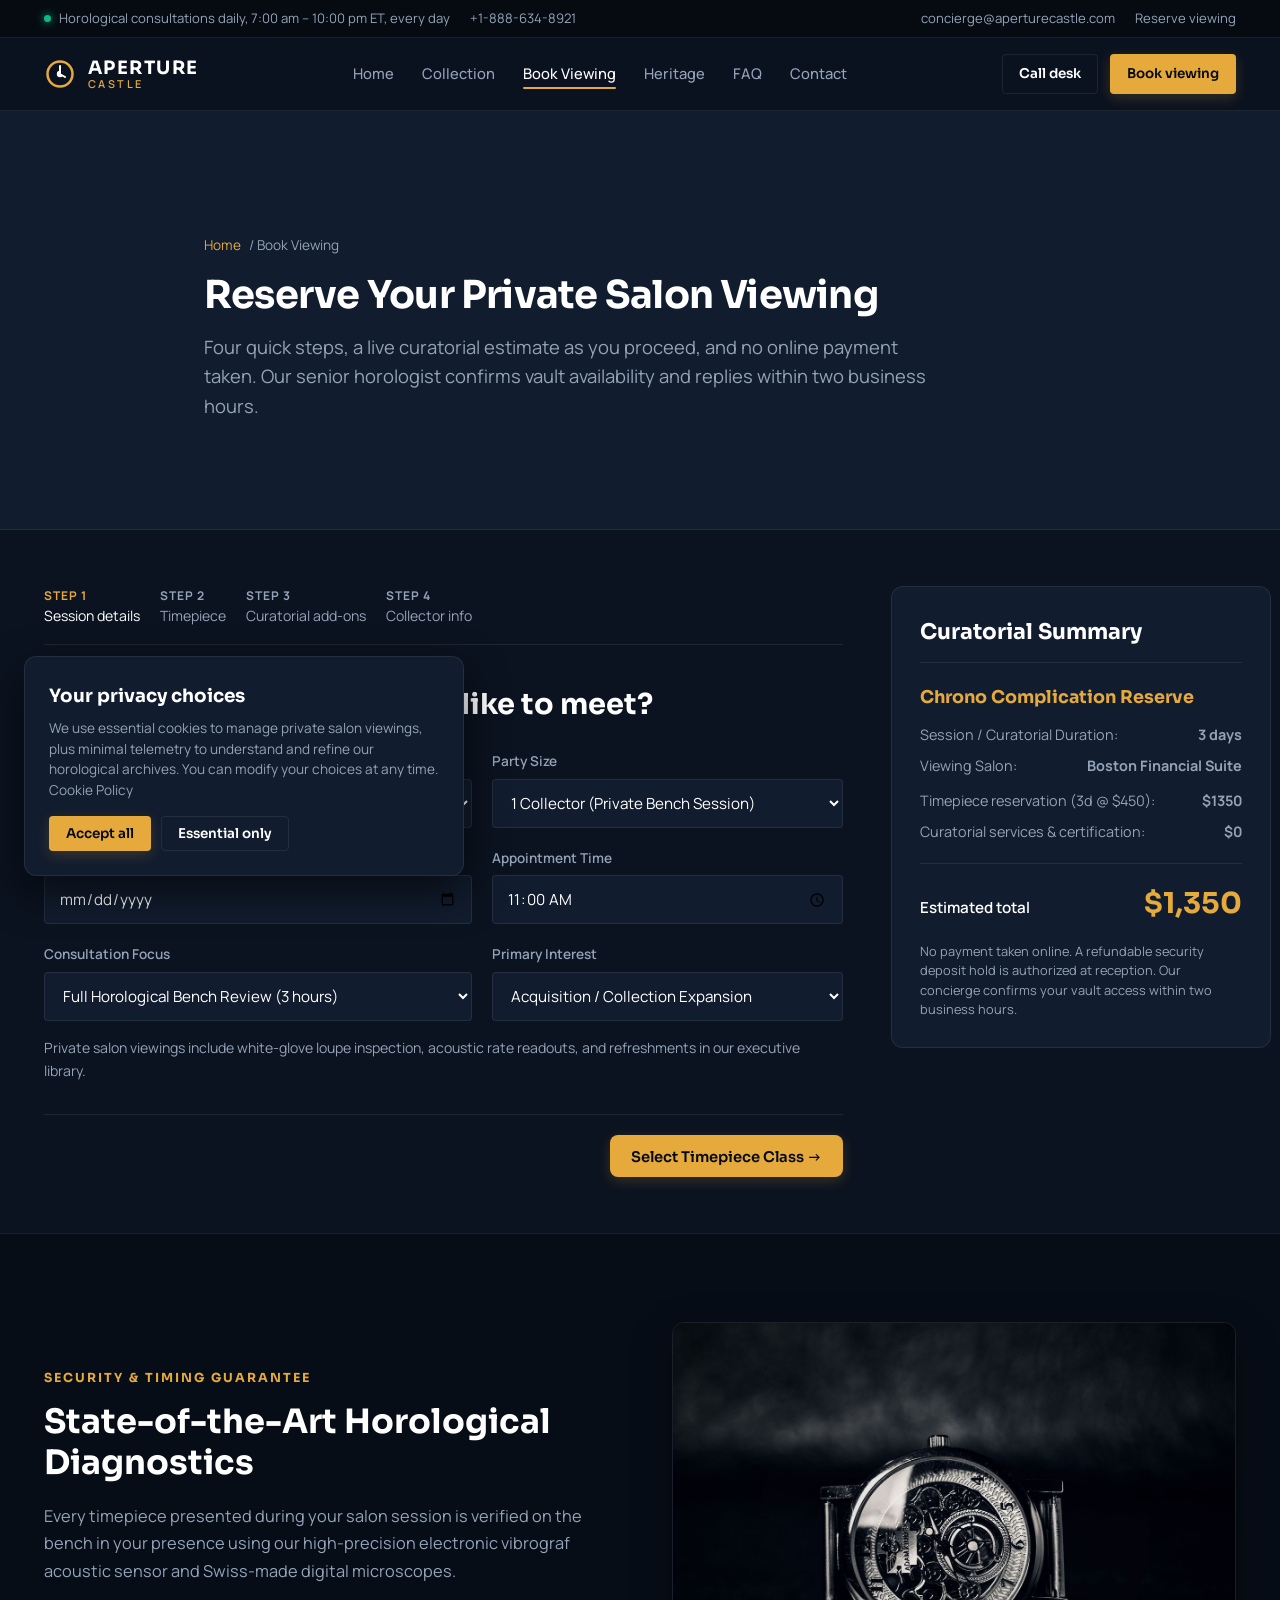
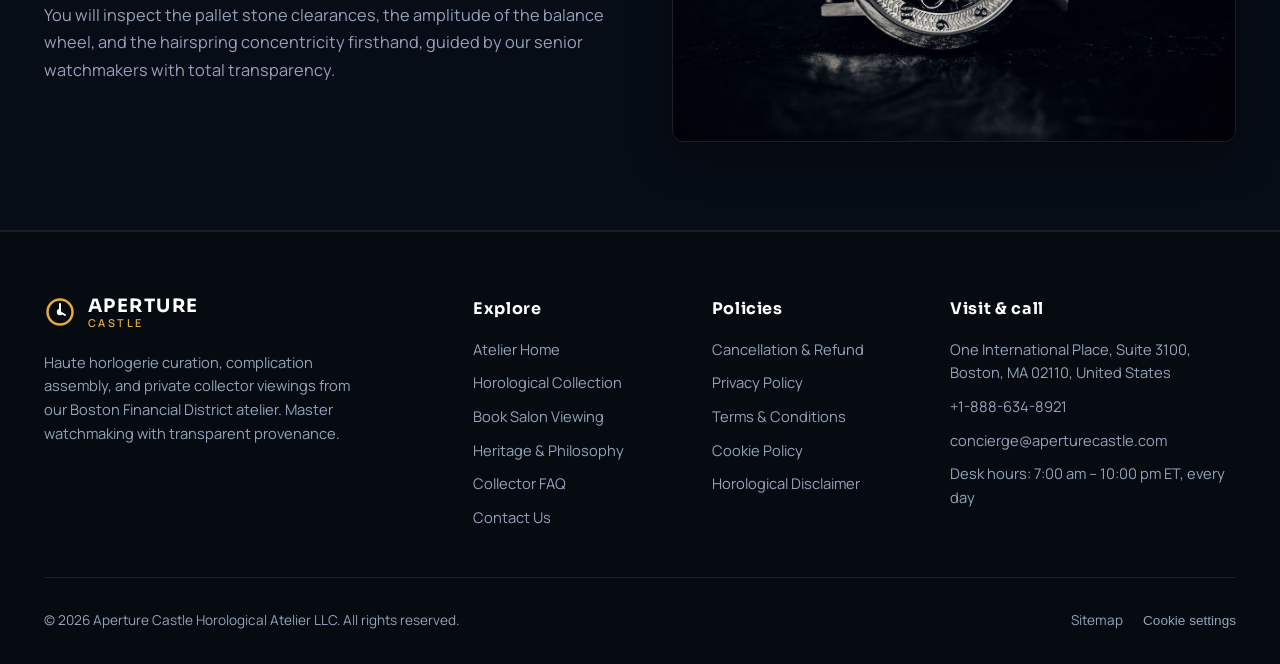
<file: booking.html>
<!DOCTYPE html>
<html lang="en">
<head>
<meta charset="utf-8">
<meta name="viewport" content="width=device-width, initial-scale=1">
<title>Book a Private Salon Viewing | Aperture Castle Boston</title>
<meta name="description" content="Reserve a private horological viewing session at our Boston atelier in four simple steps with real-time curatorial estimate. No online payment taken.">
<meta name="robots" content="index, follow">
<link rel="canonical" href="https://aperturecastle.com/booking.html">
<meta property="og:type" content="website">
<meta property="og:site_name" content="Aperture Castle">
<meta property="og:title" content="Book a Private Salon Viewing | Aperture Castle">
<meta property="og:description" content="Reserve a private horological viewing session at our Boston Financial District atelier in four easy steps.">
<meta property="og:url" content="https://aperturecastle.com/booking.html">
<meta property="og:image" content="https://aperturecastle.com/assets/images/aperturecastle_asset_17.jpg">
<meta name="theme-color" content="#0B1320">
<link rel="preconnect" href="https://fonts.googleapis.com">
<link rel="preconnect" href="https://fonts.gstatic.com" crossorigin>
<link href="https://fonts.googleapis.com/css2?family=Manrope:wght@400;500;600;700&family=Sora:wght@500;600;700&display=swap" rel="stylesheet">
<link rel="stylesheet" href="assets/css/style.css">
<!-- Google tag (gtag.js) -->
<script async src="https://www.googletagmanager.com/gtag/js?id=G-0LY0HY7L01"></script>
<script>
  window.dataLayer = window.dataLayer || [];
  function gtag(){dataLayer.push(arguments);}
  gtag('js', new Date());
  gtag('config', 'G-0LY0HY7L01');
</script>
</head>
<body>
<a class="skip" href="#main">Skip to content</a>
<div class="utility"><div class="wrap">
  <div class="u-left"><span><span class="dot" aria-hidden="true"></span>Horological consultations daily, 7:00 am – 10:00 pm ET, every day</span><a href="tel:+18886348921">+1-888-634-8921</a></div>
  <div class="u-right"><a href="mailto:concierge@aperturecastle.com">concierge@aperturecastle.com</a><a href="booking.html">Reserve viewing</a></div>
</div></div>
<header class="site-header"><div class="wrap">
  <a class="brand" href="index.html" aria-label="Aperture Castle home"><span class="brand-mark"><svg viewBox="0 0 32 32" aria-hidden="true"><circle cx="16" cy="16" r="12.5" fill="none" stroke="#E5A93C" stroke-width="2.5"/><circle cx="16" cy="16" r="3.2" fill="#fff"/><path d="M16 8V16L21 19" stroke="#fff" stroke-width="2" stroke-linecap="round"/></svg></span><span class="brand-text"><strong>APERTURE</strong><span>CASTLE</span></span></a>
  <nav class="main-nav" id="main-nav" aria-label="Main"><ul><li><a href="index.html">Home</a></li><li><a href="products.html">Collection</a></li><li><a href="booking.html" aria-current="page">Book Viewing</a></li><li><a href="about.html">Heritage</a></li><li><a href="faq.html">FAQ</a></li><li><a href="contact.html">Contact</a></li><li class="nav-only-mobile"><a href="booking.html">Reserve Viewing</a></li></ul></nav>
  <div class="header-cta"><a class="btn btn-ghost btn-sm" href="tel:+18886348921">Call desk</a><a class="btn btn-accent btn-sm" href="booking.html">Book viewing</a>
  <button class="nav-toggle" type="button" aria-label="Open menu" aria-controls="main-nav" aria-expanded="false"><span></span></button></div>
</div></header>
<main id="main">

<section class="page-hero plain">
  <div class="wrap">
    <nav class="crumbs" aria-label="Breadcrumb"><a href="index.html">Home</a> / Book Viewing</nav>
    <h1>Reserve Your Private Salon Viewing</h1>
    <p>Four quick steps, a live curatorial estimate as you proceed, and no online payment taken. Our senior horologist confirms vault availability and replies within two business hours.</p>
  </div>
</section>

<section class="section-tight">
  <div class="wrap booking-layout">
    <form id="booking-form" novalidate>
      <ol class="stepper" aria-label="Booking progress">
        <li data-step="1" class="active"><b>Step 1</b>Session details</li>
        <li data-step="2"><b>Step 2</b>Timepiece</li>
        <li data-step="3"><b>Step 3</b>Curatorial add-ons</li>
        <li data-step="4"><b>Step 4</b>Collector info</li>
      </ol>

      <fieldset class="b-panel active" data-step="1" style="margin:0">
        <h2>When and where would you like to meet?</h2>
        <div class="form-grid">
          <div class="field"><label for="b-loc">Viewing Location</label><select id="b-loc"><option>Boston Financial District Hub (One International Place)</option><option>Private Courier Handover (Greater Boston Area)</option><option>Private Bank Vault Meeting (By Pre-Clearance)</option></select></div>
          <div class="field"><label for="b-party">Party Size</label><select id="b-party"><option>1 Collector (Private Bench Session)</option><option>2 Guests (Executive Consultation)</option><option>3-4 Guests (Private Horological Saloon)</option></select></div>
          <div class="field"><label for="b-date">Preferred Date</label><input type="date" id="b-date" required><span class="err-msg">Please select an upcoming date.</span></div>
          <div class="field"><label for="b-time">Appointment Time</label><input type="time" id="b-time" value="11:00" step="1800"></div>
          <div class="field"><label for="b-duration">Consultation Focus</label><select id="b-duration"><option value="3">Full Horological Bench Review (3 hours)</option><option value="2">Specific Complication Evaluation (2 hours)</option><option value="5">Multi-Timepiece Portfolio Curatorial Session (Full Day)</option></select></div>
          <div class="field"><label for="b-interest">Primary Interest</label><select id="b-interest"><option>Acquisition / Collection Expansion</option><option>Vintage Caliber Authentication &amp; Servicing</option><option>Bespoke Commission &amp; Dial Customization</option></select></div>
        </div>
        <p style="font-size:.88rem;color:var(--text-muted);margin:16px 0 0">Private salon viewings include white-glove loupe inspection, acoustic rate readouts, and refreshments in our executive library.</p>
        <div class="b-nav"><span></span><button type="button" class="btn btn-accent" data-next>Select Timepiece Class &rarr;</button></div>
      </fieldset>

      <fieldset class="b-panel" data-step="2" style="margin:0">
        <h2>Select caliber category</h2>
        <p style="color:var(--text-muted)">Compare specifications and complications on our <a href="products.html">collection page</a>.</p>
        <div class="vehicle-pick" id="vehicle-pick" role="group" aria-label="Timepiece classes">
          <div class="pick-card selected" data-rate="450">
            <h4>Chrono Complication Reserve</h4>
            <p style="font-size:0.85rem;color:var(--text-muted);margin-top:4px">Column-wheel chronographs and split-second timers. $450 base session.</p>
          </div>
          <div class="pick-card" data-rate="350">
            <h4>Steel Chronometer Sovereign</h4>
            <p style="font-size:0.85rem;color:var(--text-muted);margin-top:4px">Zaratsu polished cases and high-frequency chronometers. $350 base session.</p>
          </div>
          <div class="pick-card" data-rate="550">
            <h4>Astronomical &amp; Perpetual</h4>
            <p style="font-size:0.85rem;color:var(--text-muted);margin-top:4px">Lapis lazuli moonphases and multi-year calendar mechanisms. $550 base session.</p>
          </div>
          <div class="pick-card" data-rate="750">
            <h4>Haute Tourbillon Carriage</h4>
            <p style="font-size:0.85rem;color:var(--text-muted);margin-top:4px">Hand-beveled flying tourbillons regulated to observatory specs. $750 base session.</p>
          </div>
        </div>
        <div class="b-nav"><button type="button" class="btn btn-ghost" data-prev>&larr; Back</button><button type="button" class="btn btn-accent" data-next>Add Curatorial Extras &rarr;</button></div>
      </fieldset>

      <fieldset class="b-panel" data-step="3" style="margin:0">
        <h2>Optional curatorial services</h2>
        <p style="color:var(--text-muted)">All optional. Complete vault liability coverage and multi-axis demagnetization are already included.</p>
        <div class="extras" id="extras-list">
          <div class="extra-item">
            <label class="check"><input type="checkbox" value="120"> <span><b>Archival Horological Passport</b><br><small style="color:var(--text-muted)">Bound physical dossier with macrographs, timing delta certificates, and historical records.</small></span></label>
            <span style="font-weight:700;color:var(--accent)">+$120</span>
          </div>
          <div class="extra-item">
            <label class="check"><input type="checkbox" value="180"> <span><b>Bespoke Saddle Leather Strap Fitting</b><br><small style="color:var(--text-muted)">Hand-stitched French barenia calfskin strap custom sized to your wrist by our leather artisan.</small></span></label>
            <span style="font-weight:700;color:var(--accent)">+$180</span>
          </div>
          <div class="extra-item">
            <label class="check"><input type="checkbox" value="95"> <span><b>Acoustic Vibrograf Rate Calibration Printout</b><br><small style="color:var(--text-muted)">Full electronic diagnostic report across 5 positions, amplitude decay, and beat error graphs.</small></span></label>
            <span style="font-weight:700;color:var(--accent)">+$95</span>
          </div>
        </div>
        <div class="b-nav"><button type="button" class="btn btn-ghost" data-prev>&larr; Back</button><button type="button" class="btn btn-accent" data-next>Collector Details &rarr;</button></div>
      </fieldset>

      <fieldset class="b-panel" data-step="4" style="margin:0">
        <h2>Collector coordinates</h2>
        <div class="form-grid">
          <div class="field"><label for="b-name">Full name (for vault pass)</label><input id="b-name" autocomplete="name" required><span class="err-msg">Please enter your full legal name.</span></div>
          <div class="field"><label for="b-email">Email</label><input id="b-email" type="email" autocomplete="email" required><span class="err-msg">Please enter a valid email.</span></div>
          <div class="field"><label for="b-phone">Mobile telephone</label><input id="b-phone" type="tel" autocomplete="tel" required><span class="err-msg">Please enter a reachable telephone number.</span></div>
          <div class="field"><label for="b-firm">Institutional / Collector affiliation (optional)</label><input id="b-firm" placeholder="e.g. Private Collector / Family Office"></div>
          <div class="field full"><label for="b-notes">Special requests or specific calibers of interest (optional)</label><textarea id="b-notes" placeholder="e.g. Interested in comparing column-wheel vs cam actuation, or vintage reference inspection…"></textarea></div>
          <div class="full"><label class="check"><input type="checkbox" id="b-terms"> <span>I confirm that I am at least 21 years of age, and I have read and agree to the <a href="cancellation-refund-policy.html" target="_blank">Cancellation &amp; Refund Policy</a>, <a href="terms-and-conditions.html" target="_blank">Terms &amp; Conditions</a>, and <a href="privacy-policy.html" target="_blank">Privacy Policy</a>.</span></label></div>
        </div>
        <div class="b-nav"><button type="button" class="btn btn-ghost" data-prev>&larr; Back</button><button type="submit" class="btn btn-accent" id="b-submit">Request Salon Reservation</button></div>
      </fieldset>
    </form>

    <aside class="summary" aria-labelledby="sum-title" aria-live="polite">
      <h2 id="sum-title">Curatorial Summary</h2>
      <div class="sum-car" id="sum-car">Chrono Complication Reserve</div>
      <ul class="sum-lines" id="sum-trip">
        <li><span>Viewing Salon:</span> <b>Boston Financial Suite</b></li>
        <li><span>Duration:</span> <b>Full Bench Session</b></li>
      </ul>
      <ul class="sum-lines" id="sum-lines" style="margin-top:12px">
        <li><span>Base curatorial session:</span> <b>$450</b></li>
        <li><span>Vault security &amp; insurance:</span> <b>Included</b></li>
      </ul>
      <div class="sum-total"><span>Estimated total</span><b id="sum-total">$450</b></div>
      <p class="sum-note">No payment taken online. A refundable security deposit hold is authorized at reception. Our concierge confirms your vault access within two business hours.</p>
    </aside>
  </div>
</section>

<section class="section section-dark">
  <div class="wrap split">
    <div>
      <span class="kicker">Security &amp; Timing Guarantee</span>
      <h2>State-of-the-Art Horological Diagnostics</h2>
      <p>Every timepiece presented during your salon session is verified on the bench in your presence using our high-precision electronic vibrograf acoustic sensor and Swiss-made digital microscopes.</p>
      <p>You will inspect the pallet stone clearances, the amplitude of the balance wheel, and the hairspring concentricity firsthand, guided by our senior watchmakers with total transparency.</p>
    </div>
    <img src="assets/images/aperturecastle_asset_18.jpg" alt="Electronic watch timing machine measuring chronometer daily rate balance amplitude and beat error" width="1000" height="667" loading="lazy">
  </div>
</section>

</main>
<footer class="site-footer"><div class="wrap">
  <div class="f-top">
    <div>
      <a class="brand" href="index.html" aria-label="Aperture Castle home"><span class="brand-mark"><svg viewBox="0 0 32 32" aria-hidden="true"><circle cx="16" cy="16" r="12.5" fill="none" stroke="#E5A93C" stroke-width="2.5"/><circle cx="16" cy="16" r="3.2" fill="#fff"/><path d="M16 8V16L21 19" stroke="#fff" stroke-width="2" stroke-linecap="round"/></svg></span><span class="brand-text"><strong>APERTURE</strong><span>CASTLE</span></span></a>
      <p class="f-about">Haute horlogerie curation, complication assembly, and private collector viewings from our Boston Financial District atelier. Master watchmaking with transparent provenance.</p>
    </div>
    <div><h2>Explore</h2><ul>
      <li><a href="index.html">Atelier Home</a></li><li><a href="products.html">Horological Collection</a></li><li><a href="booking.html">Book Salon Viewing</a></li>
      <li><a href="about.html">Heritage &amp; Philosophy</a></li><li><a href="faq.html">Collector FAQ</a></li><li><a href="contact.html">Contact Us</a></li></ul></div>
    <div><h2>Policies</h2><ul>
      <li><a href="cancellation-refund-policy.html">Cancellation &amp; Refund</a></li><li><a href="privacy-policy.html">Privacy Policy</a></li>
      <li><a href="terms-and-conditions.html">Terms &amp; Conditions</a></li><li><a href="cookie-policy.html">Cookie Policy</a></li>
      <li><a href="disclaimer.html">Horological Disclaimer</a></li></ul></div>
    <div><h2>Visit &amp; call</h2><ul>
      <li>One International Place, Suite 3100, Boston, MA 02110, United States</li>
      <li><a href="tel:+18886348921">+1-888-634-8921</a></li><li><a href="mailto:concierge@aperturecastle.com">concierge@aperturecastle.com</a></li>
      <li>Desk hours: 7:00 am – 10:00 pm ET, every day</li></ul></div>
  </div>
  <div class="f-bottom"><span>&copy; <span data-year>2026</span> Aperture Castle Horological Atelier LLC. All rights reserved.</span>
    <ul><li><a href="sitemap.xml">Sitemap</a></li><li><button class="link-btn" type="button" data-open-cookies>Cookie settings</button></li></ul></div>
</div></footer>
<div class="cookie" role="dialog" aria-labelledby="cookie-title" aria-live="polite">
  <h2 id="cookie-title">Your privacy choices</h2>
  <p>We use essential cookies to manage private salon viewings, plus minimal telemetry to understand and refine our horological archives. You can modify your choices at any time. <a href="cookie-policy.html">Cookie Policy</a></p>
  <div class="row"><button class="btn btn-accent btn-sm" type="button" data-consent="all">Accept all</button><button class="btn btn-ghost btn-sm" type="button" data-consent="essential">Essential only</button></div>
</div>
<button class="to-top" type="button" aria-label="Back to top"><svg width="20" height="20" viewBox="0 0 24 24" fill="none" stroke="currentColor" stroke-width="2.5" aria-hidden="true"><path d="M12 19V5M5 12l7-7 7 7"/></svg></button>
<script src="assets/js/main.js" defer></script>
</body>
</html>
</file>
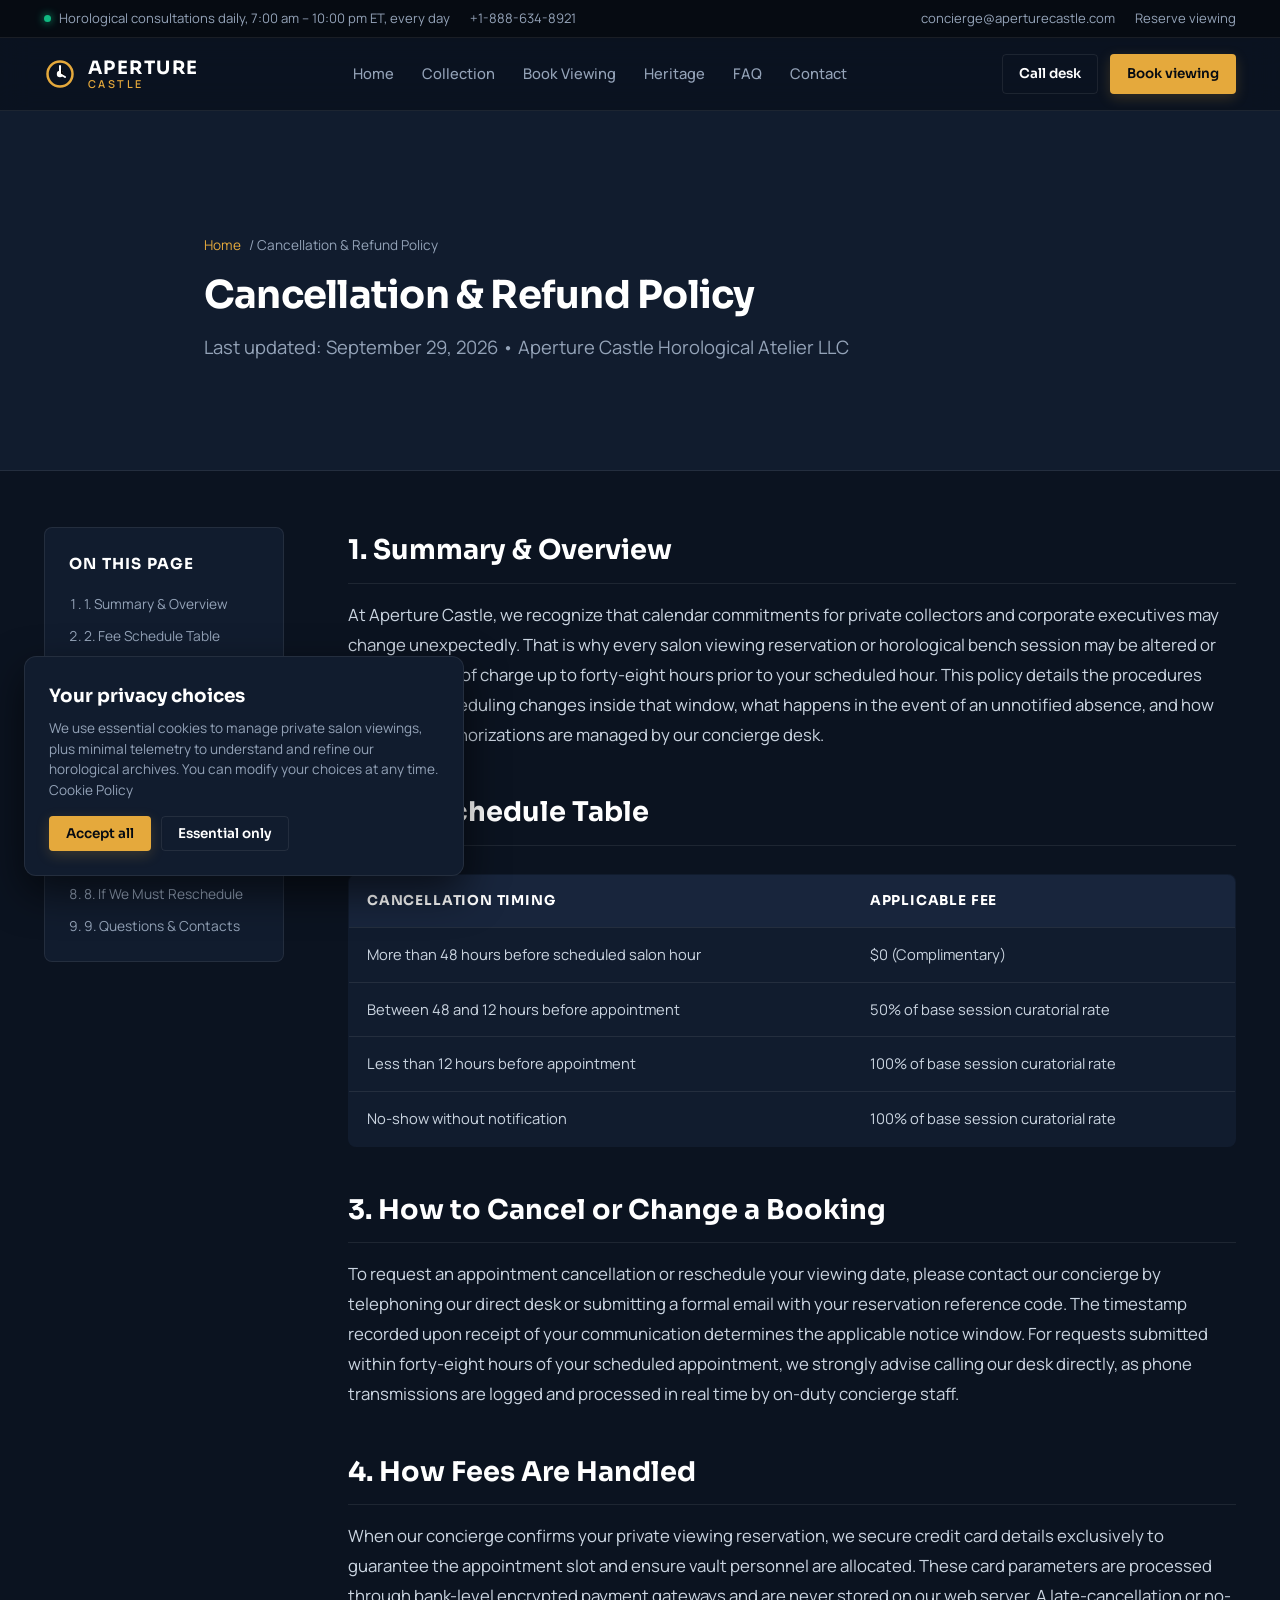
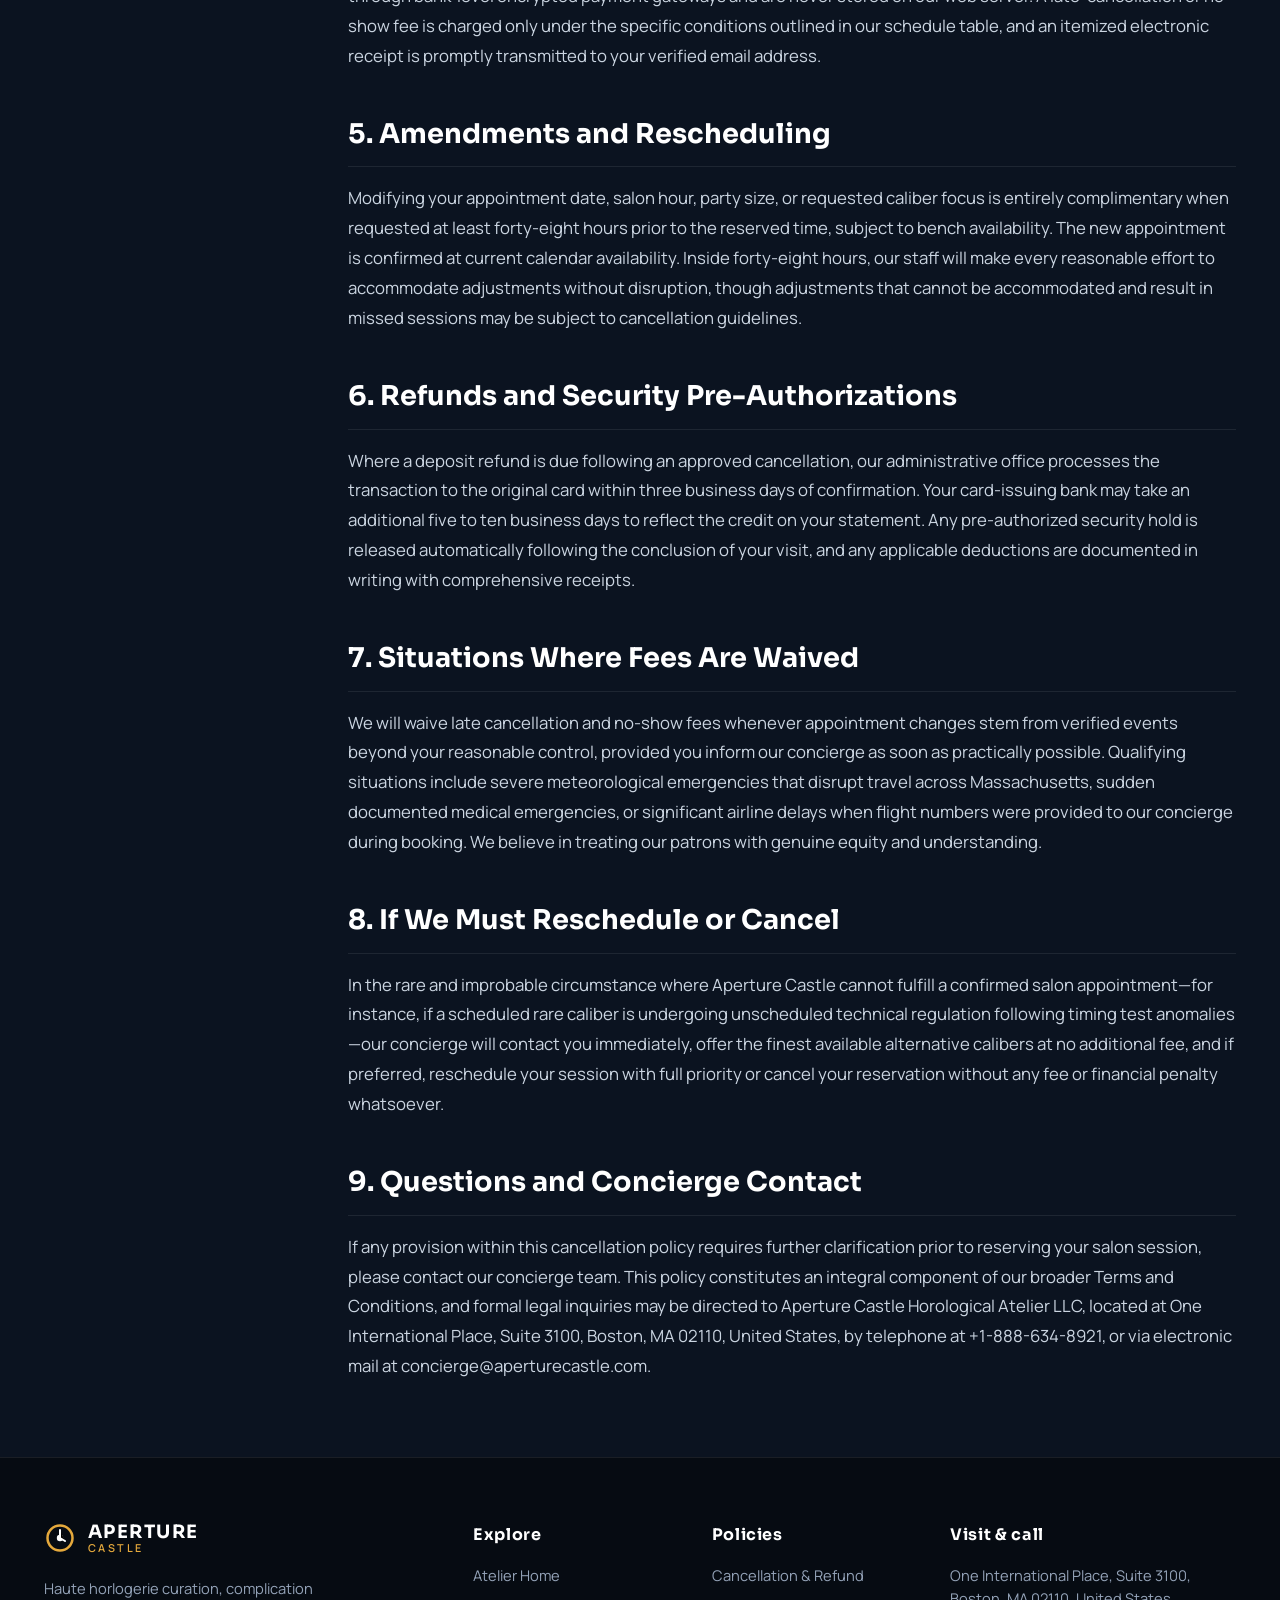
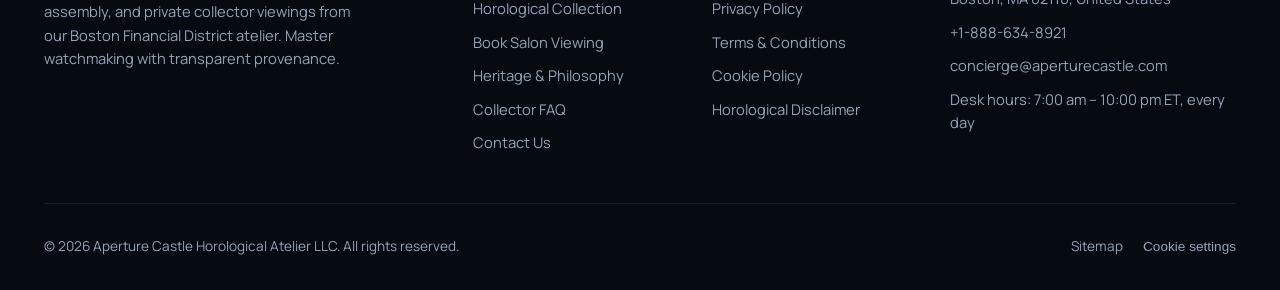
<file: cancellation-refund-policy.html>
<!DOCTYPE html>
<html lang="en">
<head>
<meta charset="utf-8">
<meta name="viewport" content="width=device-width, initial-scale=1">
<title>Cancellation &amp; Refund Policy | Aperture Castle Horological Atelier</title>
<meta name="description" content="Free changes and cancellations up to 48 hours before your salon viewing. Review rescheduling terms, waivers, and refund timelines at Aperture Castle.">
<meta name="robots" content="index, follow">
<link rel="canonical" href="https://aperturecastle.com/cancellation-refund-policy.html">
<meta property="og:type" content="website">
<meta property="og:site_name" content="Aperture Castle">
<meta property="og:title" content="Cancellation &amp; Refund Policy | Aperture Castle">
<meta property="og:description" content="Cancellation &amp; Refund Policy for private salon viewings at Aperture Castle in Boston.">
<meta property="og:url" content="https://aperturecastle.com/cancellation-refund-policy.html">
<meta property="og:image" content="https://aperturecastle.com/assets/images/aperturecastle_asset_1.jpg">
<meta name="theme-color" content="#0B1320">
<link rel="preconnect" href="https://fonts.googleapis.com">
<link rel="preconnect" href="https://fonts.gstatic.com" crossorigin>
<link href="https://fonts.googleapis.com/css2?family=Manrope:wght@400;500;600;700&family=Sora:wght@500;600;700&display=swap" rel="stylesheet">
<link rel="stylesheet" href="assets/css/style.css">
<!-- Google tag (gtag.js) -->
<script async src="https://www.googletagmanager.com/gtag/js?id=G-0LY0HY7L01"></script>
<script>
  window.dataLayer = window.dataLayer || [];
  function gtag(){dataLayer.push(arguments);}
  gtag('js', new Date());
  gtag('config', 'G-0LY0HY7L01');
</script>
</head>
<body>
<a class="skip" href="#main">Skip to content</a>
<div class="utility"><div class="wrap">
  <div class="u-left"><span><span class="dot" aria-hidden="true"></span>Horological consultations daily, 7:00 am – 10:00 pm ET, every day</span><a href="tel:+18886348921">+1-888-634-8921</a></div>
  <div class="u-right"><a href="mailto:concierge@aperturecastle.com">concierge@aperturecastle.com</a><a href="booking.html">Reserve viewing</a></div>
</div></div>
<header class="site-header"><div class="wrap">
  <a class="brand" href="index.html" aria-label="Aperture Castle home"><span class="brand-mark"><svg viewBox="0 0 32 32" aria-hidden="true"><circle cx="16" cy="16" r="12.5" fill="none" stroke="#E5A93C" stroke-width="2.5"/><circle cx="16" cy="16" r="3.2" fill="#fff"/><path d="M16 8V16L21 19" stroke="#fff" stroke-width="2" stroke-linecap="round"/></svg></span><span class="brand-text"><strong>APERTURE</strong><span>CASTLE</span></span></a>
  <nav class="main-nav" id="main-nav" aria-label="Main"><ul><li><a href="index.html">Home</a></li><li><a href="products.html">Collection</a></li><li><a href="booking.html">Book Viewing</a></li><li><a href="about.html">Heritage</a></li><li><a href="faq.html">FAQ</a></li><li><a href="contact.html">Contact</a></li><li class="nav-only-mobile"><a href="booking.html">Reserve Viewing</a></li></ul></nav>
  <div class="header-cta"><a class="btn btn-ghost btn-sm" href="tel:+18886348921">Call desk</a><a class="btn btn-accent btn-sm" href="booking.html">Book viewing</a>
  <button class="nav-toggle" type="button" aria-label="Open menu" aria-controls="main-nav" aria-expanded="false"><span></span></button></div>
</div></header>
<main id="main">

<section class="page-hero plain">
  <div class="wrap">
    <nav class="crumbs" aria-label="Breadcrumb"><a href="index.html">Home</a> / Cancellation &amp; Refund Policy</nav>
    <h1>Cancellation &amp; Refund Policy</h1>
    <p>Last updated: September 29, 2026 &bull; Aperture Castle Horological Atelier LLC</p>
  </div>
</section>

<section class="section-tight">
  <div class="wrap prose-wrap">
    <nav class="toc" aria-label="On this page">
      <b>On this page</b>
      <ol>
        <li><a href="#summary">1. Summary &amp; Overview</a></li>
        <li><a href="#table">2. Fee Schedule Table</a></li>
        <li><a href="#how">3. How to Cancel or Change</a></li>
        <li><a href="#guarantee">4. How Fees Are Collected</a></li>
        <li><a href="#amend">5. Amendments &amp; Extensions</a></li>
        <li><a href="#refunds">6. Refunds &amp; Security Hold</a></li>
        <li><a href="#exceptions">7. Situations Where Fees Are Waived</a></li>
        <li><a href="#atelier-cancel">8. If We Must Reschedule</a></li>
        <li><a href="#inquiries-canc">9. Questions &amp; Contacts</a></li>
      </ol>
    </nav>
    <article class="prose">
      <h2 id="summary">1. Summary &amp; Overview</h2>
      <p class="ac-policy-p">At Aperture Castle, we recognize that calendar commitments for private collectors and corporate executives may change unexpectedly. That is why every salon viewing reservation or horological bench session may be altered or cancelled free of charge up to forty-eight hours prior to your scheduled hour. This policy details the procedures governing scheduling changes inside that window, what happens in the event of an unnotified absence, and how guarantee authorizations are managed by our concierge desk.</p>

      <h2 id="table">2. Fee Schedule Table</h2>
      <table>
        <thead><tr><th>Cancellation Timing</th><th>Applicable Fee</th></tr></thead>
        <tbody>
          <tr><td>More than 48 hours before scheduled salon hour</td><td>$0 (Complimentary)</td></tr>
          <tr><td>Between 48 and 12 hours before appointment</td><td>50% of base session curatorial rate</td></tr>
          <tr><td>Less than 12 hours before appointment</td><td>100% of base session curatorial rate</td></tr>
          <tr><td>No-show without notification</td><td>100% of base session curatorial rate</td></tr>
        </tbody>
      </table>

      <h2 id="how">3. How to Cancel or Change a Booking</h2>
      <p class="ac-policy-p">To request an appointment cancellation or reschedule your viewing date, please contact our concierge by telephoning our direct desk or submitting a formal email with your reservation reference code. The timestamp recorded upon receipt of your communication determines the applicable notice window. For requests submitted within forty-eight hours of your scheduled appointment, we strongly advise calling our desk directly, as phone transmissions are logged and processed in real time by on-duty concierge staff.</p>

      <h2 id="guarantee">4. How Fees Are Handled</h2>
      <p class="ac-policy-p">When our concierge confirms your private viewing reservation, we secure credit card details exclusively to guarantee the appointment slot and ensure vault personnel are allocated. These card parameters are processed through bank-level encrypted payment gateways and are never stored on our web server. A late-cancellation or no-show fee is charged only under the specific conditions outlined in our schedule table, and an itemized electronic receipt is promptly transmitted to your verified email address.</p>

      <h2 id="amend">5. Amendments and Rescheduling</h2>
      <p class="ac-policy-p">Modifying your appointment date, salon hour, party size, or requested caliber focus is entirely complimentary when requested at least forty-eight hours prior to the reserved time, subject to bench availability. The new appointment is confirmed at current calendar availability. Inside forty-eight hours, our staff will make every reasonable effort to accommodate adjustments without disruption, though adjustments that cannot be accommodated and result in missed sessions may be subject to cancellation guidelines.</p>

      <h2 id="refunds">6. Refunds and Security Pre-Authorizations</h2>
      <p class="ac-policy-p">Where a deposit refund is due following an approved cancellation, our administrative office processes the transaction to the original card within three business days of confirmation. Your card-issuing bank may take an additional five to ten business days to reflect the credit on your statement. Any pre-authorized security hold is released automatically following the conclusion of your visit, and any applicable deductions are documented in writing with comprehensive receipts.</p>

      <h2 id="exceptions">7. Situations Where Fees Are Waived</h2>
      <p class="ac-policy-p">We will waive late cancellation and no-show fees whenever appointment changes stem from verified events beyond your reasonable control, provided you inform our concierge as soon as practically possible. Qualifying situations include severe meteorological emergencies that disrupt travel across Massachusetts, sudden documented medical emergencies, or significant airline delays when flight numbers were provided to our concierge during booking. We believe in treating our patrons with genuine equity and understanding.</p>

      <h2 id="atelier-cancel">8. If We Must Reschedule or Cancel</h2>
      <p class="ac-policy-p">In the rare and improbable circumstance where Aperture Castle cannot fulfill a confirmed salon appointment—for instance, if a scheduled rare caliber is undergoing unscheduled technical regulation following timing test anomalies—our concierge will contact you immediately, offer the finest available alternative calibers at no additional fee, and if preferred, reschedule your session with full priority or cancel your reservation without any fee or financial penalty whatsoever.</p>

      <h2 id="inquiries-canc">9. Questions and Concierge Contact</h2>
      <p class="ac-policy-p">If any provision within this cancellation policy requires further clarification prior to reserving your salon session, please contact our concierge team. This policy constitutes an integral component of our broader Terms and Conditions, and formal legal inquiries may be directed to Aperture Castle Horological Atelier LLC, located at One International Place, Suite 3100, Boston, MA 02110, United States, by telephone at +1-888-634-8921, or via electronic mail at concierge@aperturecastle.com.</p>
    </article>
  </div>
</section>

</main>
<footer class="site-footer"><div class="wrap">
  <div class="f-top">
    <div>
      <a class="brand" href="index.html" aria-label="Aperture Castle home"><span class="brand-mark"><svg viewBox="0 0 32 32" aria-hidden="true"><circle cx="16" cy="16" r="12.5" fill="none" stroke="#E5A93C" stroke-width="2.5"/><circle cx="16" cy="16" r="3.2" fill="#fff"/><path d="M16 8V16L21 19" stroke="#fff" stroke-width="2" stroke-linecap="round"/></svg></span><span class="brand-text"><strong>APERTURE</strong><span>CASTLE</span></span></a>
      <p class="f-about">Haute horlogerie curation, complication assembly, and private collector viewings from our Boston Financial District atelier. Master watchmaking with transparent provenance.</p>
    </div>
    <div><h2>Explore</h2><ul>
      <li><a href="index.html">Atelier Home</a></li><li><a href="products.html">Horological Collection</a></li><li><a href="booking.html">Book Salon Viewing</a></li>
      <li><a href="about.html">Heritage &amp; Philosophy</a></li><li><a href="faq.html">Collector FAQ</a></li><li><a href="contact.html">Contact Us</a></li></ul></div>
    <div><h2>Policies</h2><ul>
      <li><a href="cancellation-refund-policy.html">Cancellation &amp; Refund</a></li><li><a href="privacy-policy.html">Privacy Policy</a></li>
      <li><a href="terms-and-conditions.html">Terms &amp; Conditions</a></li><li><a href="cookie-policy.html">Cookie Policy</a></li>
      <li><a href="disclaimer.html">Horological Disclaimer</a></li></ul></div>
    <div><h2>Visit &amp; call</h2><ul>
      <li>One International Place, Suite 3100, Boston, MA 02110, United States</li>
      <li><a href="tel:+18886348921">+1-888-634-8921</a></li><li><a href="mailto:concierge@aperturecastle.com">concierge@aperturecastle.com</a></li>
      <li>Desk hours: 7:00 am – 10:00 pm ET, every day</li></ul></div>
  </div>
  <div class="f-bottom"><span>&copy; <span data-year>2026</span> Aperture Castle Horological Atelier LLC. All rights reserved.</span>
    <ul><li><a href="sitemap.xml">Sitemap</a></li><li><button class="link-btn" type="button" data-open-cookies>Cookie settings</button></li></ul></div>
</div></footer>
<div class="cookie" role="dialog" aria-labelledby="cookie-title" aria-live="polite">
  <h2 id="cookie-title">Your privacy choices</h2>
  <p>We use essential cookies to manage private salon viewings, plus minimal telemetry to understand and refine our horological archives. You can modify your choices at any time. <a href="cookie-policy.html">Cookie Policy</a></p>
  <div class="row"><button class="btn btn-accent btn-sm" type="button" data-consent="all">Accept all</button><button class="btn btn-ghost btn-sm" type="button" data-consent="essential">Essential only</button></div>
</div>
<button class="to-top" type="button" aria-label="Back to top"><svg width="20" height="20" viewBox="0 0 24 24" fill="none" stroke="currentColor" stroke-width="2.5" aria-hidden="true"><path d="M12 19V5M5 12l7-7 7 7"/></svg></button>
<script src="assets/js/main.js" defer></script>
</body>
</html>
</file>
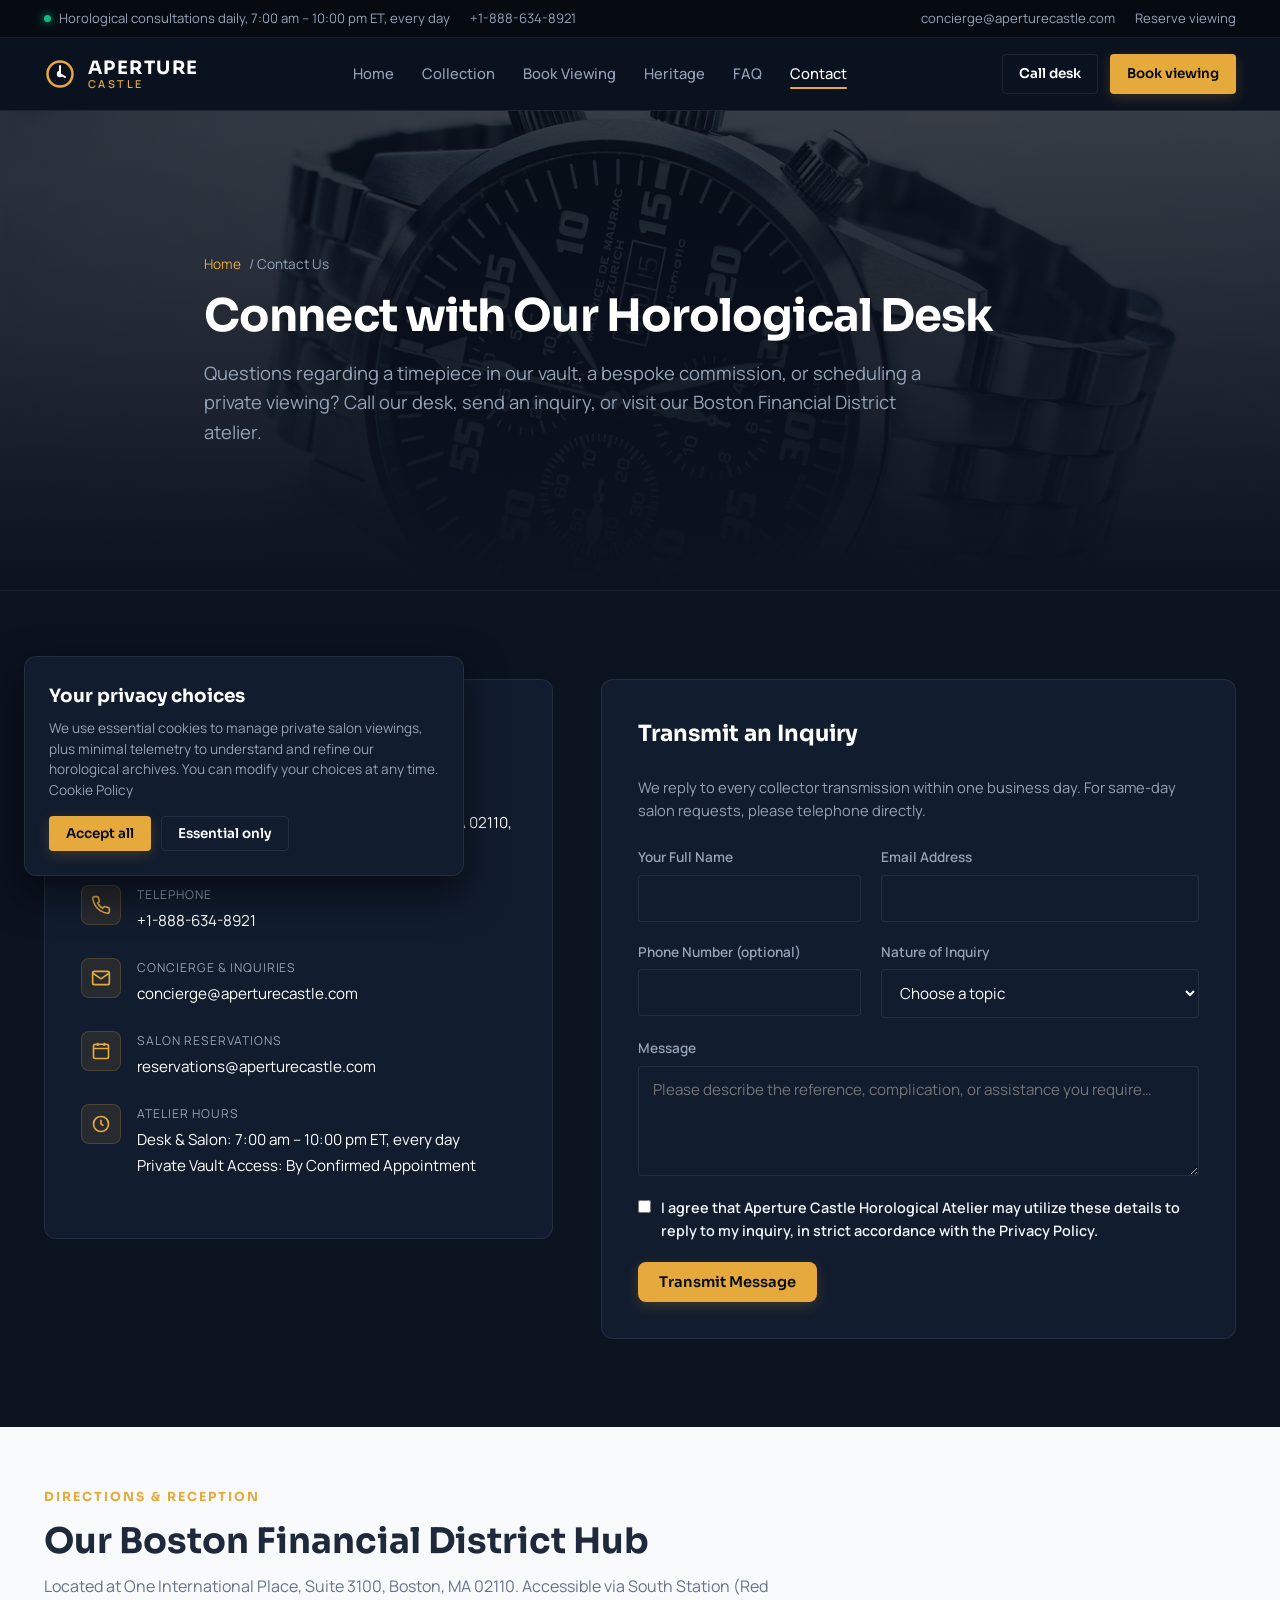
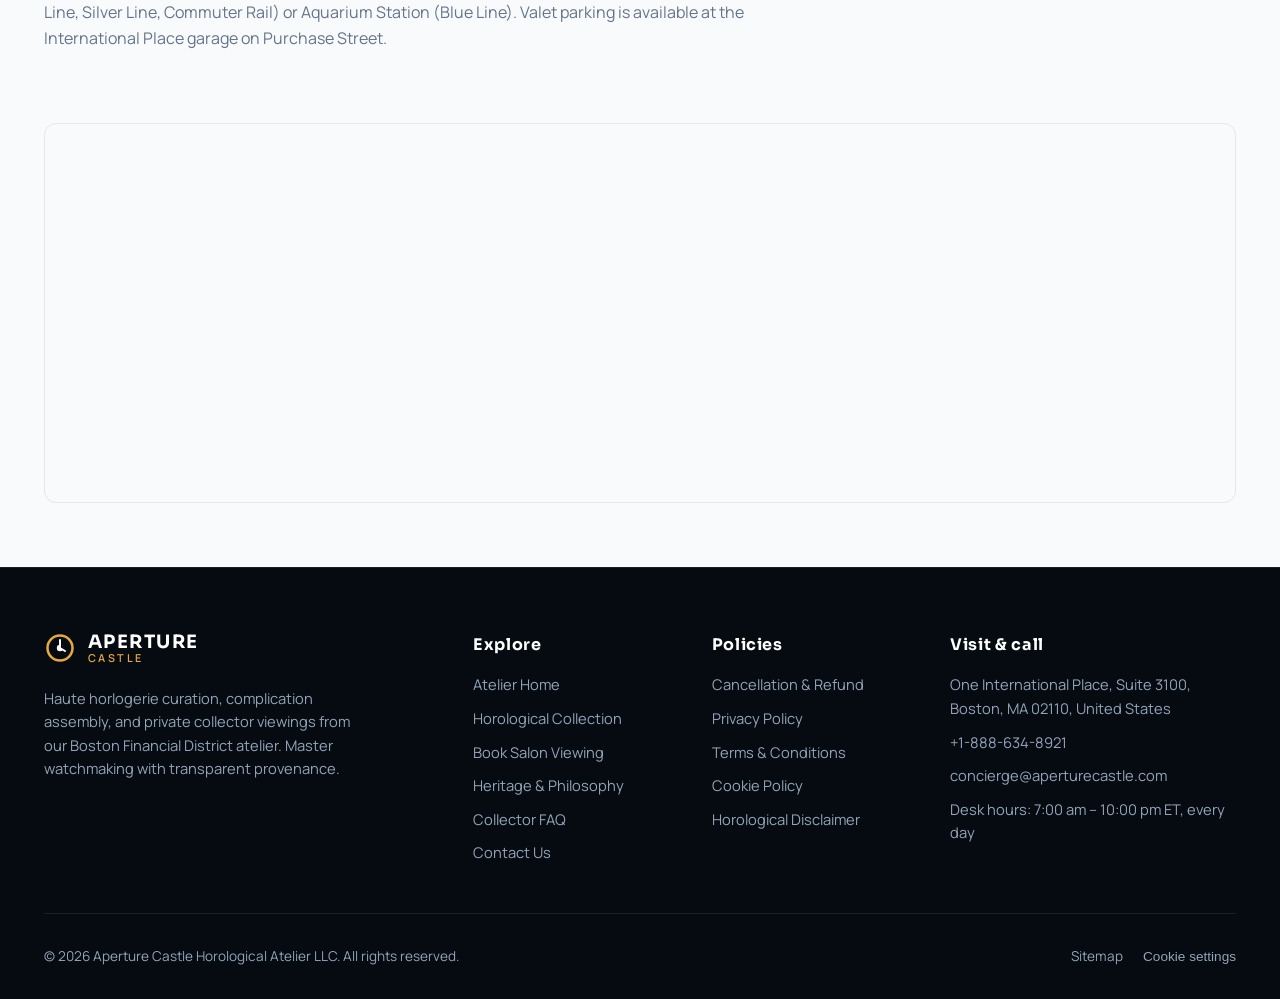
<file: contact.html>
<!DOCTYPE html>
<html lang="en">
<head>
<meta charset="utf-8">
<meta name="viewport" content="width=device-width, initial-scale=1">
<title>Contact Us | Aperture Castle Horological Atelier Boston</title>
<meta name="description" content="Contact Aperture Castle by phone, email, or visit our Boston Financial District atelier at One International Place, Suite 3100. Open daily 7 am – 10 pm ET.">
<meta name="robots" content="index, follow">
<link rel="canonical" href="https://aperturecastle.com/contact.html">
<meta property="og:type" content="website">
<meta property="og:site_name" content="Aperture Castle">
<meta property="og:title" content="Contact Us | Aperture Castle Boston">
<meta property="og:description" content="Contact Aperture Castle watchmakers in Boston Financial District. Phone, email, salon address, and inquiry form.">
<meta property="og:url" content="https://aperturecastle.com/contact.html">
<meta property="og:image" content="https://aperturecastle.com/assets/images/aperturecastle_asset_19.jpg">
<meta name="theme-color" content="#0B1320">
<link rel="preconnect" href="https://fonts.googleapis.com">
<link rel="preconnect" href="https://fonts.gstatic.com" crossorigin>
<link href="https://fonts.googleapis.com/css2?family=Manrope:wght@400;500;600;700&family=Sora:wght@500;600;700&display=swap" rel="stylesheet">
<link rel="stylesheet" href="assets/css/style.css">
<!-- Google tag (gtag.js) -->
<script async src="https://www.googletagmanager.com/gtag/js?id=G-0LY0HY7L01"></script>
<script>
  window.dataLayer = window.dataLayer || [];
  function gtag(){dataLayer.push(arguments);}
  gtag('js', new Date());
  gtag('config', 'G-0LY0HY7L01');
</script>
<script type="application/ld+json">
{"@context": "https://schema.org", "@type": "JewelryStore", "name": "Aperture Castle Horological Atelier", "url": "https://aperturecastle.com/", "telephone": "+1-888-634-8921", "email": "concierge@aperturecastle.com", "priceRange": "$$$$", "address": {"@type": "PostalAddress", "streetAddress": "One International Place, Suite 3100", "addressLocality": "Boston", "addressRegion": "MA", "postalCode": "02110", "addressCountry": "US"}, "openingHoursSpecification": [{"@type": "OpeningHoursSpecification", "dayOfWeek": ["Monday", "Tuesday", "Wednesday", "Thursday", "Friday", "Saturday", "Sunday"], "opens": "07:00", "closes": "22:00"}]}
</script>
</head>
<body>
<a class="skip" href="#main">Skip to content</a>
<div class="utility"><div class="wrap">
  <div class="u-left"><span><span class="dot" aria-hidden="true"></span>Horological consultations daily, 7:00 am – 10:00 pm ET, every day</span><a href="tel:+18886348921">+1-888-634-8921</a></div>
  <div class="u-right"><a href="mailto:concierge@aperturecastle.com">concierge@aperturecastle.com</a><a href="booking.html">Reserve viewing</a></div>
</div></div>
<header class="site-header"><div class="wrap">
  <a class="brand" href="index.html" aria-label="Aperture Castle home"><span class="brand-mark"><svg viewBox="0 0 32 32" aria-hidden="true"><circle cx="16" cy="16" r="12.5" fill="none" stroke="#E5A93C" stroke-width="2.5"/><circle cx="16" cy="16" r="3.2" fill="#fff"/><path d="M16 8V16L21 19" stroke="#fff" stroke-width="2" stroke-linecap="round"/></svg></span><span class="brand-text"><strong>APERTURE</strong><span>CASTLE</span></span></a>
  <nav class="main-nav" id="main-nav" aria-label="Main"><ul><li><a href="index.html">Home</a></li><li><a href="products.html">Collection</a></li><li><a href="booking.html">Book Viewing</a></li><li><a href="about.html">Heritage</a></li><li><a href="faq.html">FAQ</a></li><li><a href="contact.html" aria-current="page">Contact</a></li><li class="nav-only-mobile"><a href="booking.html">Reserve Viewing</a></li></ul></nav>
  <div class="header-cta"><a class="btn btn-ghost btn-sm" href="tel:+18886348921">Call desk</a><a class="btn btn-accent btn-sm" href="booking.html">Book viewing</a>
  <button class="nav-toggle" type="button" aria-label="Open menu" aria-controls="main-nav" aria-expanded="false"><span></span></button></div>
</div></header>
<main id="main">

<section class="page-hero">
  <img src="assets/images/aperturecastle_asset_19.jpg" alt="Handcrafted walnut watch collector presentation box lined with velvet and certificate" width="1400" height="900" fetchpriority="high">
  <div class="wrap">
    <nav class="crumbs" aria-label="Breadcrumb"><a href="index.html">Home</a> / Contact Us</nav>
    <h1>Connect with Our Horological Desk</h1>
    <p>Questions regarding a timepiece in our vault, a bespoke commission, or scheduling a private viewing? Call our desk, send an inquiry, or visit our Boston Financial District atelier.</p>
  </div>
</section>

<section class="section">
  <div class="wrap contact-grid">
    <div class="contact-card">
      <h2>Reach Our Boston Salon</h2>
      <div class="c-item"><span class="ic"><svg width="20" height="20" viewBox="0 0 24 24" fill="none" stroke="currentColor" stroke-width="2" aria-hidden="true"><path d="M12 22s7-6.5 7-12a7 7 0 1 0-14 0c0 5.5 7 12 7 12z"/><circle cx="12" cy="10" r="2.5"/></svg></span><div><small>Atelier Address</small><span>One International Place, Suite 3100, Boston, MA 02110, United States</span></div></div>
      <div class="c-item"><span class="ic"><svg width="20" height="20" viewBox="0 0 24 24" fill="none" stroke="currentColor" stroke-width="2" aria-hidden="true"><path d="M22 16.9v3a2 2 0 0 1-2.2 2 19.8 19.8 0 0 1-8.6-3.1 19.5 19.5 0 0 1-6-6A19.8 19.8 0 0 1 2.1 4.2 2 2 0 0 1 4.1 2h3a2 2 0 0 1 2 1.7c.1 1 .4 1.9.7 2.8a2 2 0 0 1-.5 2.1L8 9.9a16 16 0 0 0 6 6l1.3-1.3a2 2 0 0 1 2.1-.4c.9.3 1.8.6 2.8.7a2 2 0 0 1 1.7 2z"/></svg></span><div><small>Telephone</small><a href="tel:+18886348921">+1-888-634-8921</a></div></div>
      <div class="c-item"><span class="ic"><svg width="20" height="20" viewBox="0 0 24 24" fill="none" stroke="currentColor" stroke-width="2" aria-hidden="true"><rect x="2" y="4" width="20" height="16" rx="2"/><path d="m22 6-10 7L2 6"/></svg></span><div><small>Concierge &amp; Inquiries</small><a href="mailto:concierge@aperturecastle.com">concierge@aperturecastle.com</a></div></div>
      <div class="c-item"><span class="ic"><svg width="20" height="20" viewBox="0 0 24 24" fill="none" stroke="currentColor" stroke-width="2" aria-hidden="true"><rect x="3" y="4" width="18" height="17" rx="2"/><path d="M3 9h18M8 2v4M16 2v4"/></svg></span><div><small>Salon Reservations</small><a href="mailto:reservations@aperturecastle.com">reservations@aperturecastle.com</a></div></div>
      <div class="c-item"><span class="ic"><svg width="20" height="20" viewBox="0 0 24 24" fill="none" stroke="currentColor" stroke-width="2" aria-hidden="true"><circle cx="12" cy="12" r="9"/><path d="M12 7v5l3 2"/></svg></span><div><small>Atelier Hours</small><span>Desk &amp; Salon: 7:00 am – 10:00 pm ET, every day<br>Private Vault Access: By Confirmed Appointment</span></div></div>
    </div>
    <form class="form-card" id="contact-form" novalidate>
      <h2 style="font-size:1.4rem">Transmit an Inquiry</h2>
      <p style="color:var(--text-muted);font-size:0.92rem;margin-bottom:20px">We reply to every collector transmission within one business day. For same-day salon requests, please telephone directly.</p>
      <div class="form-grid">
        <div class="field"><label for="c-name">Your Full Name</label><input id="c-name" autocomplete="name" required><span class="err-msg">Please provide your name.</span></div>
        <div class="field"><label for="c-email">Email Address</label><input id="c-email" type="email" autocomplete="email" required><span class="err-msg">Please provide a valid email.</span></div>
        <div class="field"><label for="c-phone">Phone Number (optional)</label><input id="c-phone" type="tel" autocomplete="tel"></div>
        <div class="field"><label for="c-topic">Nature of Inquiry</label><select id="c-topic" required><option value="">Choose a topic</option><option>Private Salon Viewing</option><option>Caliber Authentication &amp; Valuation</option><option>Bespoke Commission / Customization</option><option>Restoration &amp; Movement Overhaul</option><option>General Concierge Inquiry</option></select><span class="err-msg">Please select an inquiry topic.</span></div>
        <div class="field full"><label for="c-message">Message</label><textarea id="c-message" required rows="4" placeholder="Please describe the reference, complication, or assistance you require…"></textarea><span class="err-msg">Please include details regarding your request.</span></div>
        <div class="full field"><label class="check" style="color:var(--text-main);font-size:.9rem"><input type="checkbox" required id="c-consent"> <span>I agree that Aperture Castle Horological Atelier may utilize these details to reply to my inquiry, in strict accordance with the <a href="privacy-policy.html">Privacy Policy</a>.</span></label><span class="err-msg">Please accept the consent terms.</span></div>
        <div class="full"><button class="btn btn-accent" type="submit">Transmit Message</button></div>
      </div>
    </form>
  </div>
</section>

<section class="section-tight section-white">
  <div class="wrap">
    <div class="sec-head"><div class="intro"><span class="kicker">Directions &amp; Reception</span><h2>Our Boston Financial District Hub</h2><p>Located at One International Place, Suite 3100, Boston, MA 02110. Accessible via South Station (Red Line, Silver Line, Commuter Rail) or Aquarium Station (Blue Line). Valet parking is available at the International Place garage on Purchase Street.</p></div></div>
    <iframe class="map-frame" title="Map showing One International Place, Boston" loading="lazy" referrerpolicy="no-referrer-when-downgrade" src="https://www.google.com/maps?q=One+International+Place,+Boston,+MA+02110&amp;output=embed"></iframe>
  </div>
</section>

</main>
<footer class="site-footer"><div class="wrap">
  <div class="f-top">
    <div>
      <a class="brand" href="index.html" aria-label="Aperture Castle home"><span class="brand-mark"><svg viewBox="0 0 32 32" aria-hidden="true"><circle cx="16" cy="16" r="12.5" fill="none" stroke="#E5A93C" stroke-width="2.5"/><circle cx="16" cy="16" r="3.2" fill="#fff"/><path d="M16 8V16L21 19" stroke="#fff" stroke-width="2" stroke-linecap="round"/></svg></span><span class="brand-text"><strong>APERTURE</strong><span>CASTLE</span></span></a>
      <p class="f-about">Haute horlogerie curation, complication assembly, and private collector viewings from our Boston Financial District atelier. Master watchmaking with transparent provenance.</p>
    </div>
    <div><h2>Explore</h2><ul>
      <li><a href="index.html">Atelier Home</a></li><li><a href="products.html">Horological Collection</a></li><li><a href="booking.html">Book Salon Viewing</a></li>
      <li><a href="about.html">Heritage &amp; Philosophy</a></li><li><a href="faq.html">Collector FAQ</a></li><li><a href="contact.html">Contact Us</a></li></ul></div>
    <div><h2>Policies</h2><ul>
      <li><a href="cancellation-refund-policy.html">Cancellation &amp; Refund</a></li><li><a href="privacy-policy.html">Privacy Policy</a></li>
      <li><a href="terms-and-conditions.html">Terms &amp; Conditions</a></li><li><a href="cookie-policy.html">Cookie Policy</a></li>
      <li><a href="disclaimer.html">Horological Disclaimer</a></li></ul></div>
    <div><h2>Visit &amp; call</h2><ul>
      <li>One International Place, Suite 3100, Boston, MA 02110, United States</li>
      <li><a href="tel:+18886348921">+1-888-634-8921</a></li><li><a href="mailto:concierge@aperturecastle.com">concierge@aperturecastle.com</a></li>
      <li>Desk hours: 7:00 am – 10:00 pm ET, every day</li></ul></div>
  </div>
  <div class="f-bottom"><span>&copy; <span data-year>2026</span> Aperture Castle Horological Atelier LLC. All rights reserved.</span>
    <ul><li><a href="sitemap.xml">Sitemap</a></li><li><button class="link-btn" type="button" data-open-cookies>Cookie settings</button></li></ul></div>
</div></footer>
<div class="cookie" role="dialog" aria-labelledby="cookie-title" aria-live="polite">
  <h2 id="cookie-title">Your privacy choices</h2>
  <p>We use essential cookies to manage private salon viewings, plus minimal telemetry to understand and refine our horological archives. You can modify your choices at any time. <a href="cookie-policy.html">Cookie Policy</a></p>
  <div class="row"><button class="btn btn-accent btn-sm" type="button" data-consent="all">Accept all</button><button class="btn btn-ghost btn-sm" type="button" data-consent="essential">Essential only</button></div>
</div>
<button class="to-top" type="button" aria-label="Back to top"><svg width="20" height="20" viewBox="0 0 24 24" fill="none" stroke="currentColor" stroke-width="2.5" aria-hidden="true"><path d="M12 19V5M5 12l7-7 7 7"/></svg></button>
<script src="assets/js/main.js" defer></script>
</body>
</html>
</file>
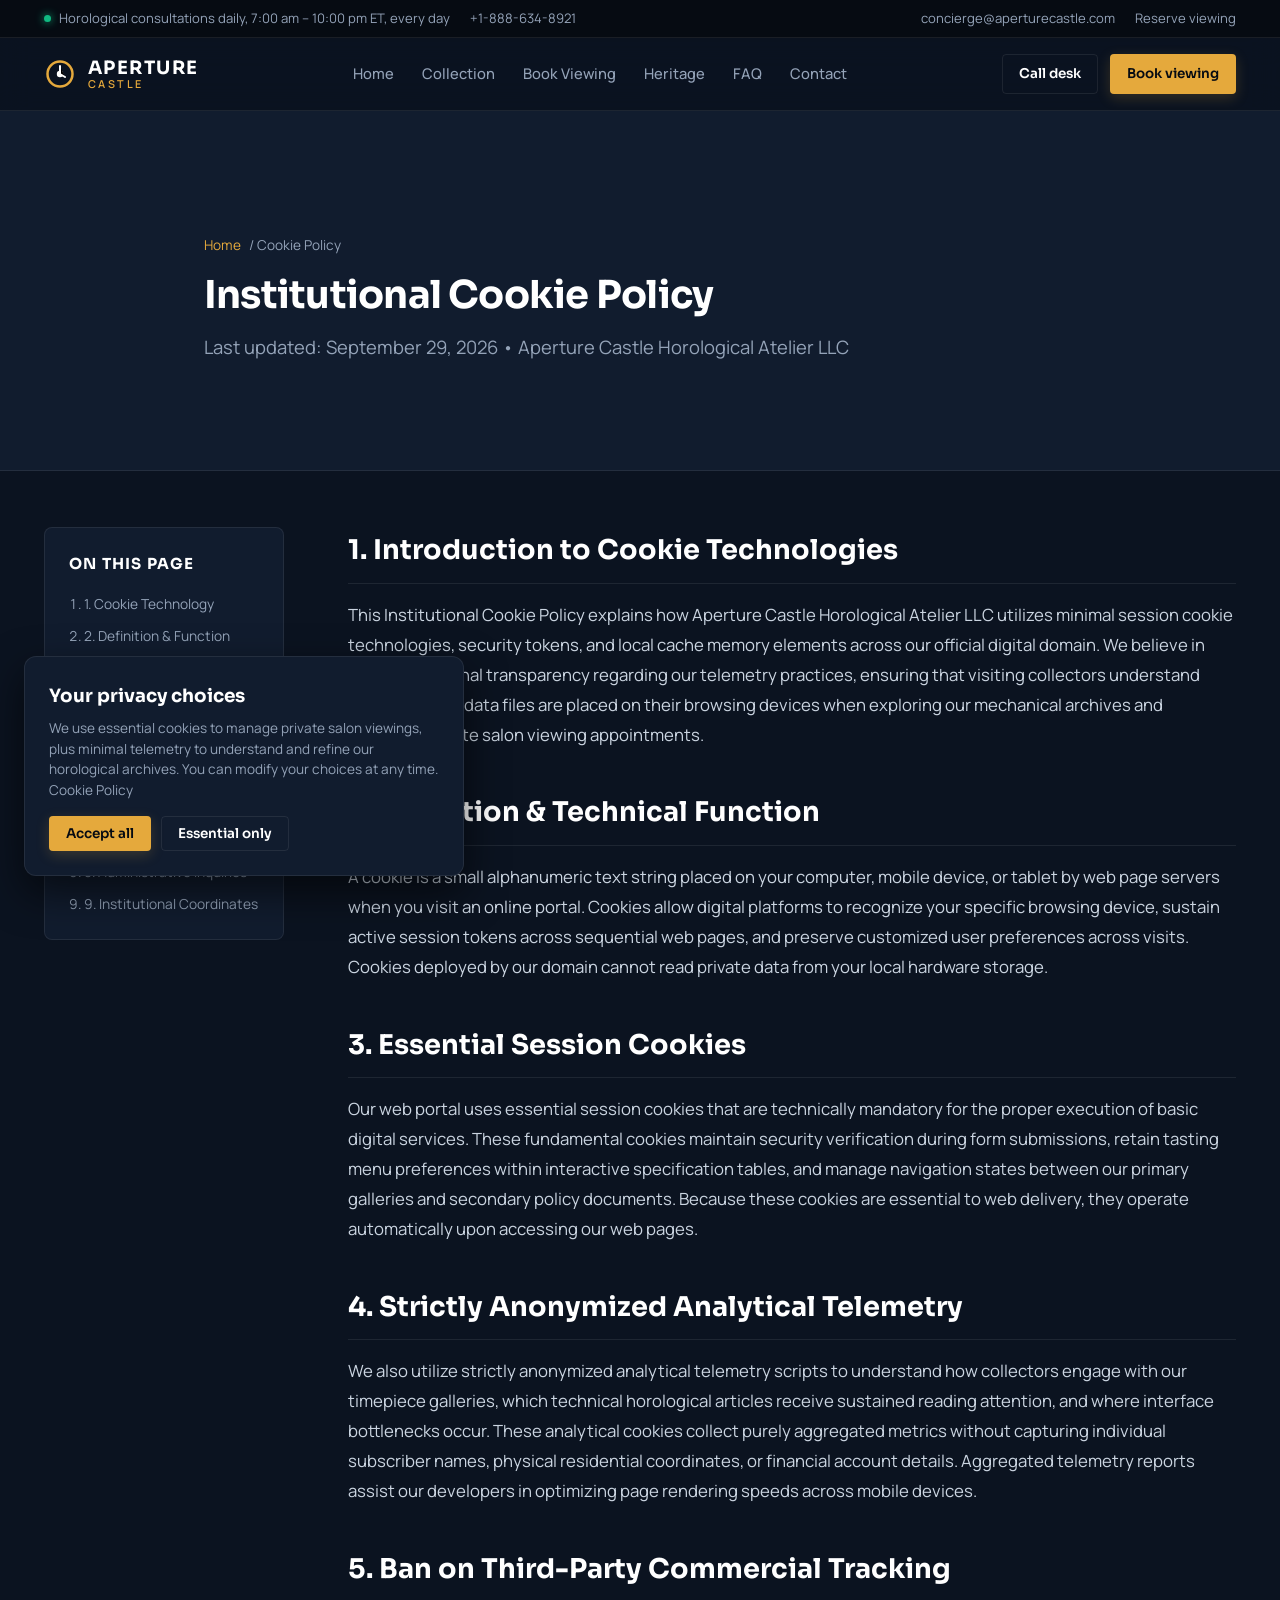
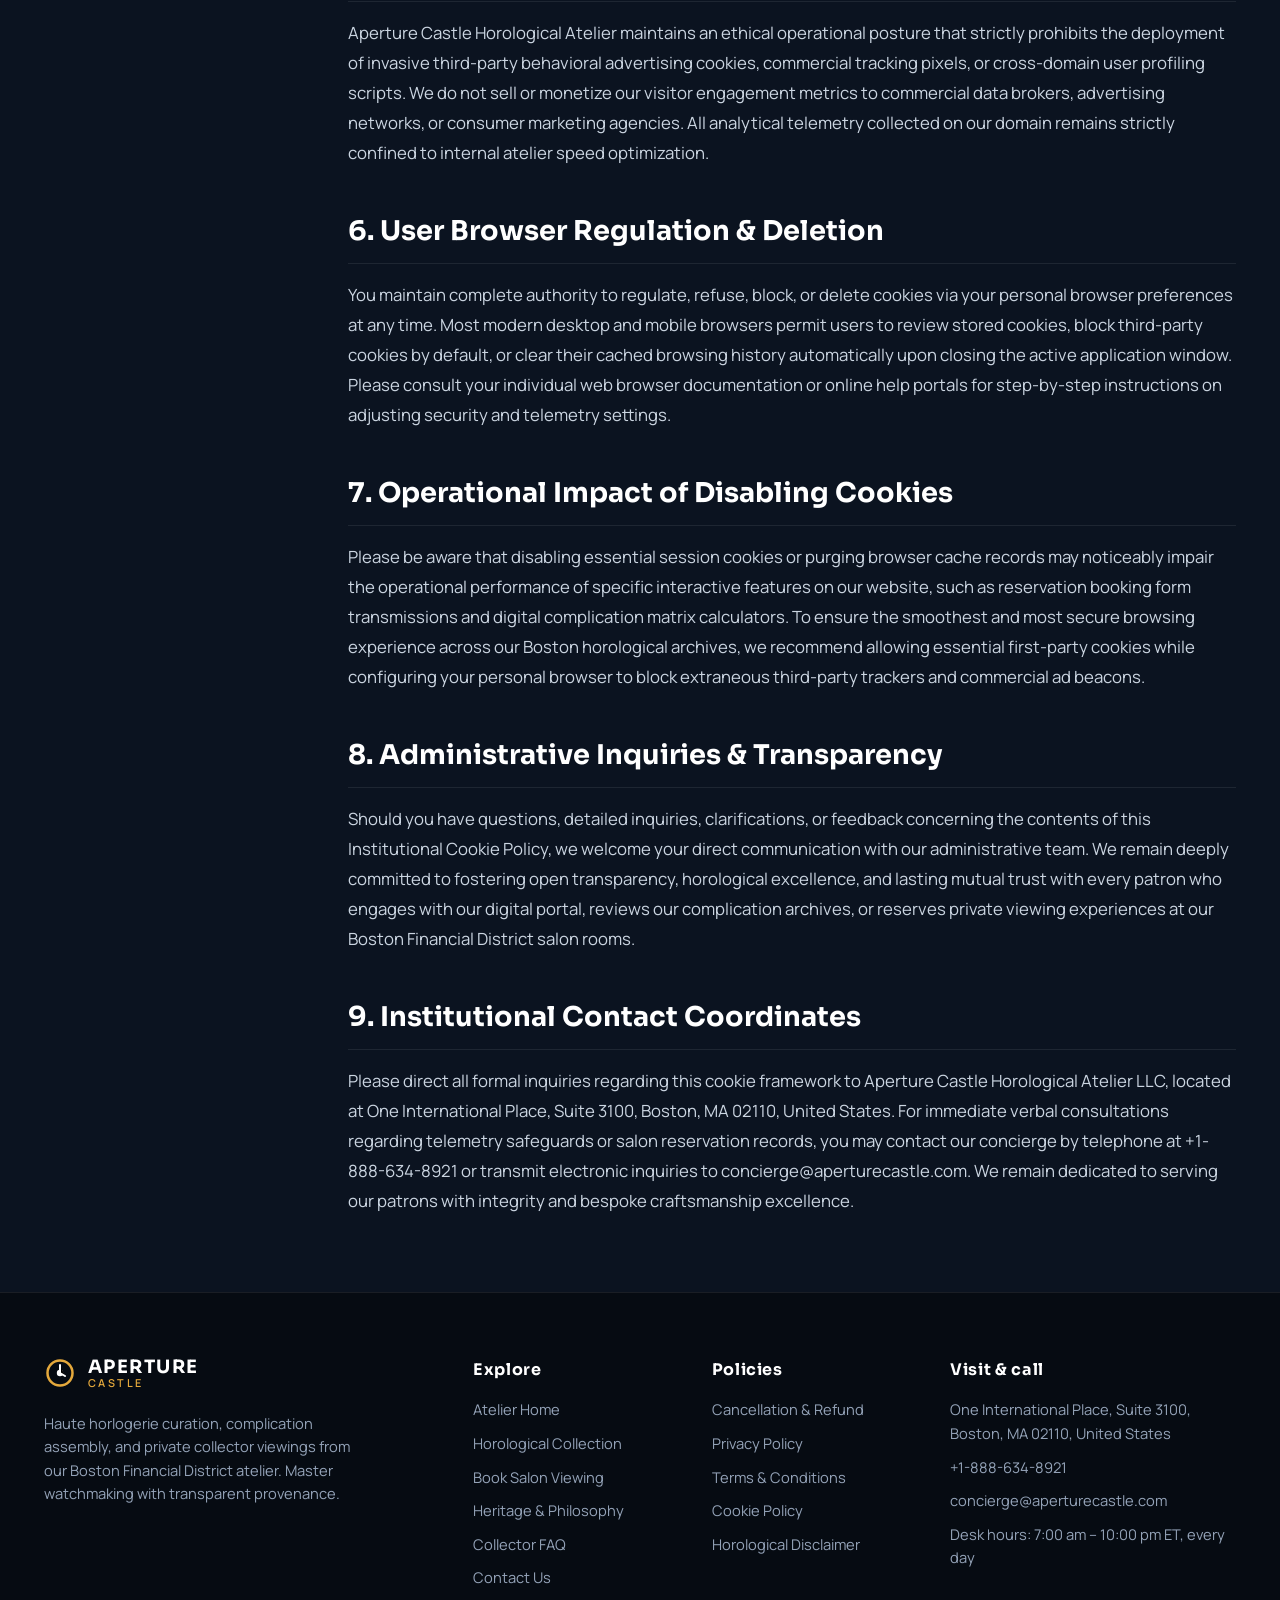
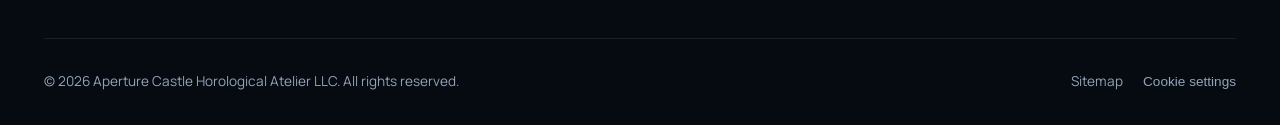
<file: cookie-policy.html>
<!DOCTYPE html>
<html lang="en">
<head>
<meta charset="utf-8">
<meta name="viewport" content="width=device-width, initial-scale=1">
<title>Cookie Policy | Aperture Castle Horological Atelier</title>
<meta name="description" content="Cookie Policy for Aperture Castle Horological Atelier. Learn about our minimal session cookies, zero tracking sale policy, and consent options.">
<meta name="robots" content="index, follow">
<link rel="canonical" href="https://aperturecastle.com/cookie-policy.html">
<meta property="og:type" content="website">
<meta property="og:site_name" content="Aperture Castle">
<meta property="og:title" content="Cookie Policy | Aperture Castle">
<meta property="og:description" content="Institutional Cookie Policy for Aperture Castle Horological Atelier in Boston, Massachusetts.">
<meta property="og:url" content="https://aperturecastle.com/cookie-policy.html">
<meta property="og:image" content="https://aperturecastle.com/assets/images/aperturecastle_asset_1.jpg">
<meta name="theme-color" content="#0B1320">
<link rel="preconnect" href="https://fonts.googleapis.com">
<link rel="preconnect" href="https://fonts.gstatic.com" crossorigin>
<link href="https://fonts.googleapis.com/css2?family=Manrope:wght@400;500;600;700&family=Sora:wght@500;600;700&display=swap" rel="stylesheet">
<link rel="stylesheet" href="assets/css/style.css">
<!-- Google tag (gtag.js) -->
<script async src="https://www.googletagmanager.com/gtag/js?id=G-0LY0HY7L01"></script>
<script>
  window.dataLayer = window.dataLayer || [];
  function gtag(){dataLayer.push(arguments);}
  gtag('js', new Date());
  gtag('config', 'G-0LY0HY7L01');
</script>
</head>
<body>
<a class="skip" href="#main">Skip to content</a>
<div class="utility"><div class="wrap">
  <div class="u-left"><span><span class="dot" aria-hidden="true"></span>Horological consultations daily, 7:00 am – 10:00 pm ET, every day</span><a href="tel:+18886348921">+1-888-634-8921</a></div>
  <div class="u-right"><a href="mailto:concierge@aperturecastle.com">concierge@aperturecastle.com</a><a href="booking.html">Reserve viewing</a></div>
</div></div>
<header class="site-header"><div class="wrap">
  <a class="brand" href="index.html" aria-label="Aperture Castle home"><span class="brand-mark"><svg viewBox="0 0 32 32" aria-hidden="true"><circle cx="16" cy="16" r="12.5" fill="none" stroke="#E5A93C" stroke-width="2.5"/><circle cx="16" cy="16" r="3.2" fill="#fff"/><path d="M16 8V16L21 19" stroke="#fff" stroke-width="2" stroke-linecap="round"/></svg></span><span class="brand-text"><strong>APERTURE</strong><span>CASTLE</span></span></a>
  <nav class="main-nav" id="main-nav" aria-label="Main"><ul><li><a href="index.html">Home</a></li><li><a href="products.html">Collection</a></li><li><a href="booking.html">Book Viewing</a></li><li><a href="about.html">Heritage</a></li><li><a href="faq.html">FAQ</a></li><li><a href="contact.html">Contact</a></li><li class="nav-only-mobile"><a href="booking.html">Reserve Viewing</a></li></ul></nav>
  <div class="header-cta"><a class="btn btn-ghost btn-sm" href="tel:+18886348921">Call desk</a><a class="btn btn-accent btn-sm" href="booking.html">Book viewing</a>
  <button class="nav-toggle" type="button" aria-label="Open menu" aria-controls="main-nav" aria-expanded="false"><span></span></button></div>
</div></header>
<main id="main">

<section class="page-hero plain">
  <div class="wrap">
    <nav class="crumbs" aria-label="Breadcrumb"><a href="index.html">Home</a> / Cookie Policy</nav>
    <h1>Institutional Cookie Policy</h1>
    <p>Last updated: September 29, 2026 &bull; Aperture Castle Horological Atelier LLC</p>
  </div>
</section>

<section class="section-tight">
  <div class="wrap prose-wrap">
    <nav class="toc" aria-label="On this page">
      <b>On this page</b>
      <ol>
        <li><a href="#tech">1. Cookie Technology</a></li>
        <li><a href="#definition">2. Definition &amp; Function</a></li>
        <li><a href="#essential">3. Essential Session Cookies</a></li>
        <li><a href="#analytics">4. Anonymized Telemetry</a></li>
        <li><a href="#third-party">5. No Third-Party Ads</a></li>
        <li><a href="#control">6. User Browser Controls</a></li>
        <li><a href="#impact">7. Potential Impact of Disabling</a></li>
        <li><a href="#inquiries-cookie">8. Administrative Inquiries</a></li>
        <li><a href="#coords-cookie">9. Institutional Coordinates</a></li>
      </ol>
    </nav>
    <article class="prose">
      <h2 id="tech">1. Introduction to Cookie Technologies</h2>
      <p class="ac-policy-p">This Institutional Cookie Policy explains how Aperture Castle Horological Atelier LLC utilizes minimal session cookie technologies, security tokens, and local cache memory elements across our official digital domain. We believe in total institutional transparency regarding our telemetry practices, ensuring that visiting collectors understand precisely what data files are placed on their browsing devices when exploring our mechanical archives and reserving private salon viewing appointments.</p>

      <h2 id="definition">2. Definition &amp; Technical Function</h2>
      <p class="ac-policy-p">A cookie is a small alphanumeric text string placed on your computer, mobile device, or tablet by web page servers when you visit an online portal. Cookies allow digital platforms to recognize your specific browsing device, sustain active session tokens across sequential web pages, and preserve customized user preferences across visits. Cookies deployed by our domain cannot read private data from your local hardware storage.</p>

      <h2 id="essential">3. Essential Session Cookies</h2>
      <p class="ac-policy-p">Our web portal uses essential session cookies that are technically mandatory for the proper execution of basic digital services. These fundamental cookies maintain security verification during form submissions, retain tasting menu preferences within interactive specification tables, and manage navigation states between our primary galleries and secondary policy documents. Because these cookies are essential to web delivery, they operate automatically upon accessing our web pages.</p>

      <h2 id="analytics">4. Strictly Anonymized Analytical Telemetry</h2>
      <p class="ac-policy-p">We also utilize strictly anonymized analytical telemetry scripts to understand how collectors engage with our timepiece galleries, which technical horological articles receive sustained reading attention, and where interface bottlenecks occur. These analytical cookies collect purely aggregated metrics without capturing individual subscriber names, physical residential coordinates, or financial account details. Aggregated telemetry reports assist our developers in optimizing page rendering speeds across mobile devices.</p>

      <h2 id="third-party">5. Ban on Third-Party Commercial Tracking</h2>
      <p class="ac-policy-p">Aperture Castle Horological Atelier maintains an ethical operational posture that strictly prohibits the deployment of invasive third-party behavioral advertising cookies, commercial tracking pixels, or cross-domain user profiling scripts. We do not sell or monetize our visitor engagement metrics to commercial data brokers, advertising networks, or consumer marketing agencies. All analytical telemetry collected on our domain remains strictly confined to internal atelier speed optimization.</p>

      <h2 id="control">6. User Browser Regulation &amp; Deletion</h2>
      <p class="ac-policy-p">You maintain complete authority to regulate, refuse, block, or delete cookies via your personal browser preferences at any time. Most modern desktop and mobile browsers permit users to review stored cookies, block third-party cookies by default, or clear their cached browsing history automatically upon closing the active application window. Please consult your individual web browser documentation or online help portals for step-by-step instructions on adjusting security and telemetry settings.</p>

      <h2 id="impact">7. Operational Impact of Disabling Cookies</h2>
      <p class="ac-policy-p">Please be aware that disabling essential session cookies or purging browser cache records may noticeably impair the operational performance of specific interactive features on our website, such as reservation booking form transmissions and digital complication matrix calculators. To ensure the smoothest and most secure browsing experience across our Boston horological archives, we recommend allowing essential first-party cookies while configuring your personal browser to block extraneous third-party trackers and commercial ad beacons.</p>

      <h2 id="inquiries-cookie">8. Administrative Inquiries &amp; Transparency</h2>
      <p class="ac-policy-p">Should you have questions, detailed inquiries, clarifications, or feedback concerning the contents of this Institutional Cookie Policy, we welcome your direct communication with our administrative team. We remain deeply committed to fostering open transparency, horological excellence, and lasting mutual trust with every patron who engages with our digital portal, reviews our complication archives, or reserves private viewing experiences at our Boston Financial District salon rooms.</p>

      <h2 id="coords-cookie">9. Institutional Contact Coordinates</h2>
      <p class="ac-policy-p">Please direct all formal inquiries regarding this cookie framework to Aperture Castle Horological Atelier LLC, located at One International Place, Suite 3100, Boston, MA 02110, United States. For immediate verbal consultations regarding telemetry safeguards or salon reservation records, you may contact our concierge by telephone at +1-888-634-8921 or transmit electronic inquiries to concierge@aperturecastle.com. We remain dedicated to serving our patrons with integrity and bespoke craftsmanship excellence.</p>
    </article>
  </div>
</section>

</main>
<footer class="site-footer"><div class="wrap">
  <div class="f-top">
    <div>
      <a class="brand" href="index.html" aria-label="Aperture Castle home"><span class="brand-mark"><svg viewBox="0 0 32 32" aria-hidden="true"><circle cx="16" cy="16" r="12.5" fill="none" stroke="#E5A93C" stroke-width="2.5"/><circle cx="16" cy="16" r="3.2" fill="#fff"/><path d="M16 8V16L21 19" stroke="#fff" stroke-width="2" stroke-linecap="round"/></svg></span><span class="brand-text"><strong>APERTURE</strong><span>CASTLE</span></span></a>
      <p class="f-about">Haute horlogerie curation, complication assembly, and private collector viewings from our Boston Financial District atelier. Master watchmaking with transparent provenance.</p>
    </div>
    <div><h2>Explore</h2><ul>
      <li><a href="index.html">Atelier Home</a></li><li><a href="products.html">Horological Collection</a></li><li><a href="booking.html">Book Salon Viewing</a></li>
      <li><a href="about.html">Heritage &amp; Philosophy</a></li><li><a href="faq.html">Collector FAQ</a></li><li><a href="contact.html">Contact Us</a></li></ul></div>
    <div><h2>Policies</h2><ul>
      <li><a href="cancellation-refund-policy.html">Cancellation &amp; Refund</a></li><li><a href="privacy-policy.html">Privacy Policy</a></li>
      <li><a href="terms-and-conditions.html">Terms &amp; Conditions</a></li><li><a href="cookie-policy.html">Cookie Policy</a></li>
      <li><a href="disclaimer.html">Horological Disclaimer</a></li></ul></div>
    <div><h2>Visit &amp; call</h2><ul>
      <li>One International Place, Suite 3100, Boston, MA 02110, United States</li>
      <li><a href="tel:+18886348921">+1-888-634-8921</a></li><li><a href="mailto:concierge@aperturecastle.com">concierge@aperturecastle.com</a></li>
      <li>Desk hours: 7:00 am – 10:00 pm ET, every day</li></ul></div>
  </div>
  <div class="f-bottom"><span>&copy; <span data-year>2026</span> Aperture Castle Horological Atelier LLC. All rights reserved.</span>
    <ul><li><a href="sitemap.xml">Sitemap</a></li><li><button class="link-btn" type="button" data-open-cookies>Cookie settings</button></li></ul></div>
</div></footer>
<div class="cookie" role="dialog" aria-labelledby="cookie-title" aria-live="polite">
  <h2 id="cookie-title">Your privacy choices</h2>
  <p>We use essential cookies to manage private salon viewings, plus minimal telemetry to understand and refine our horological archives. You can modify your choices at any time. <a href="cookie-policy.html">Cookie Policy</a></p>
  <div class="row"><button class="btn btn-accent btn-sm" type="button" data-consent="all">Accept all</button><button class="btn btn-ghost btn-sm" type="button" data-consent="essential">Essential only</button></div>
</div>
<button class="to-top" type="button" aria-label="Back to top"><svg width="20" height="20" viewBox="0 0 24 24" fill="none" stroke="currentColor" stroke-width="2.5" aria-hidden="true"><path d="M12 19V5M5 12l7-7 7 7"/></svg></button>
<script src="assets/js/main.js" defer></script>
</body>
</html>
</file>
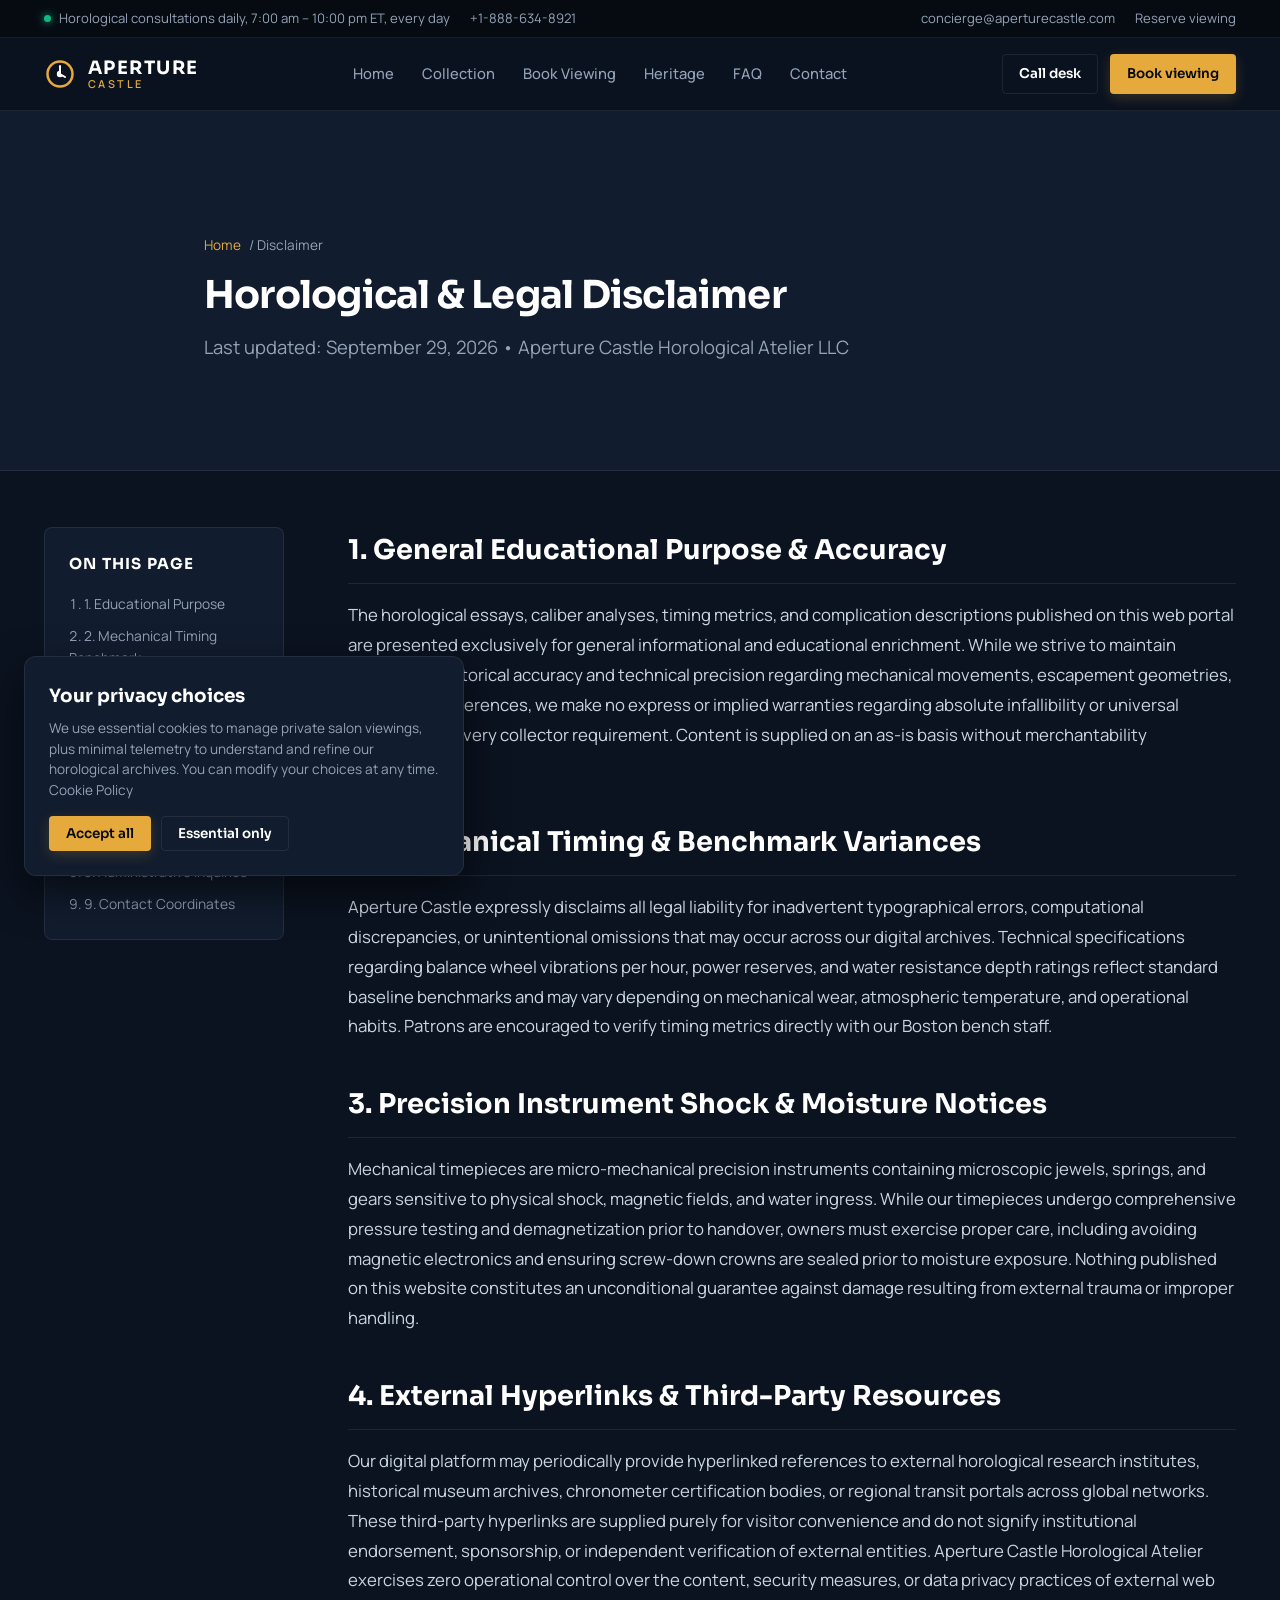
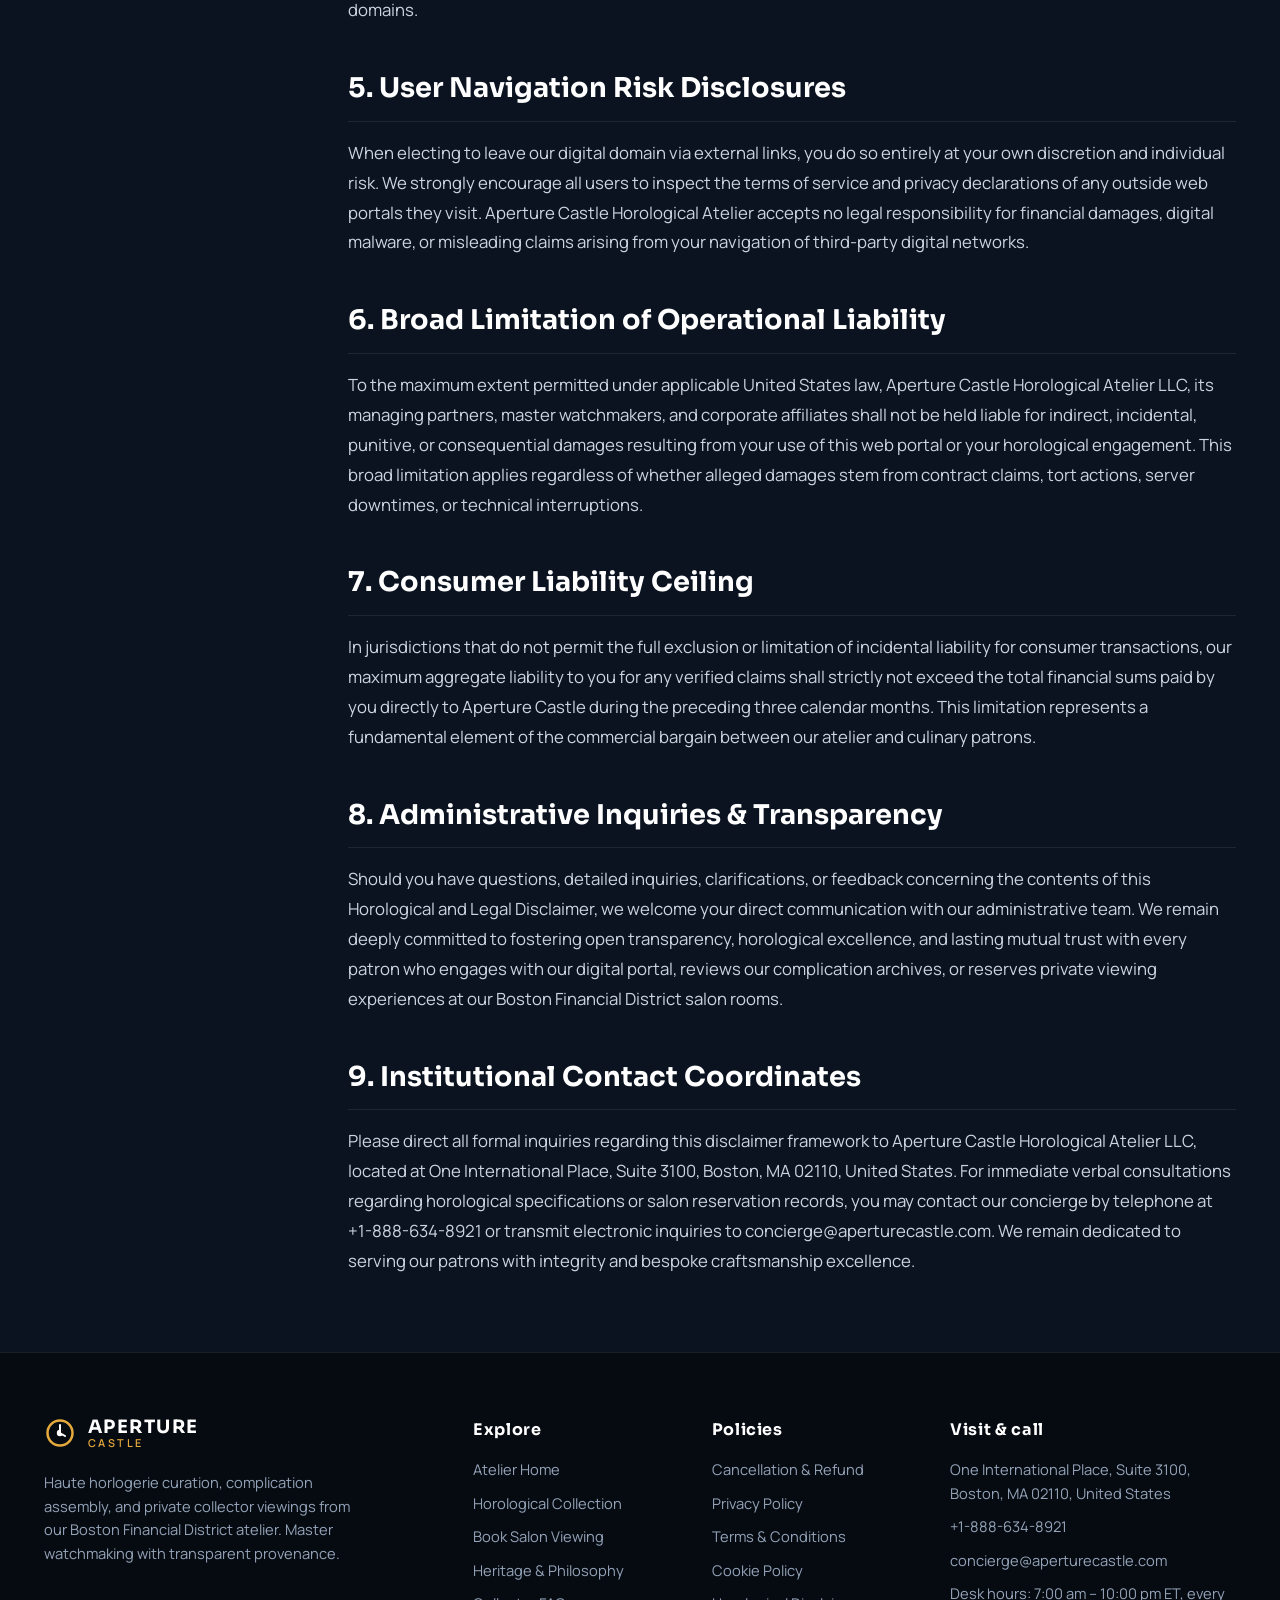
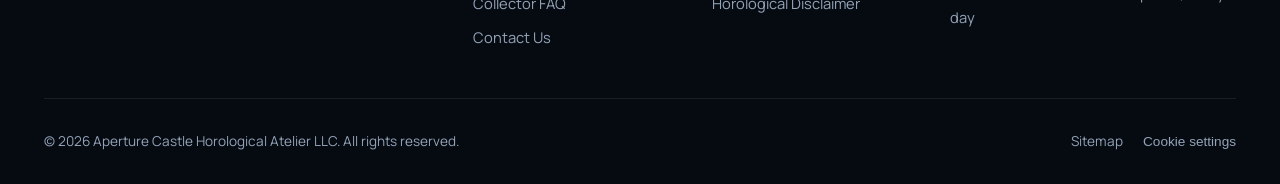
<file: disclaimer.html>
<!DOCTYPE html>
<html lang="en">
<head>
<meta charset="utf-8">
<meta name="viewport" content="width=device-width, initial-scale=1">
<title>Horological &amp; Legal Disclaimer | Aperture Castle Boston</title>
<meta name="description" content="Technical, horological, and legal disclaimer regarding mechanical accuracy, water resistance ratings, and web content for Aperture Castle.">
<meta name="robots" content="index, follow">
<link rel="canonical" href="https://aperturecastle.com/disclaimer.html">
<meta property="og:type" content="website">
<meta property="og:site_name" content="Aperture Castle">
<meta property="og:title" content="Disclaimer | Aperture Castle">
<meta property="og:description" content="Horological Disclaimer for Aperture Castle Horological Atelier LLC in Boston, Massachusetts.">
<meta property="og:url" content="https://aperturecastle.com/disclaimer.html">
<meta property="og:image" content="https://aperturecastle.com/assets/images/aperturecastle_asset_1.jpg">
<meta name="theme-color" content="#0B1320">
<link rel="preconnect" href="https://fonts.googleapis.com">
<link rel="preconnect" href="https://fonts.gstatic.com" crossorigin>
<link href="https://fonts.googleapis.com/css2?family=Manrope:wght@400;500;600;700&family=Sora:wght@500;600;700&display=swap" rel="stylesheet">
<link rel="stylesheet" href="assets/css/style.css">
<!-- Google tag (gtag.js) -->
<script async src="https://www.googletagmanager.com/gtag/js?id=G-0LY0HY7L01"></script>
<script>
  window.dataLayer = window.dataLayer || [];
  function gtag(){dataLayer.push(arguments);}
  gtag('js', new Date());
  gtag('config', 'G-0LY0HY7L01');
</script>
</head>
<body>
<a class="skip" href="#main">Skip to content</a>
<div class="utility"><div class="wrap">
  <div class="u-left"><span><span class="dot" aria-hidden="true"></span>Horological consultations daily, 7:00 am – 10:00 pm ET, every day</span><a href="tel:+18886348921">+1-888-634-8921</a></div>
  <div class="u-right"><a href="mailto:concierge@aperturecastle.com">concierge@aperturecastle.com</a><a href="booking.html">Reserve viewing</a></div>
</div></div>
<header class="site-header"><div class="wrap">
  <a class="brand" href="index.html" aria-label="Aperture Castle home"><span class="brand-mark"><svg viewBox="0 0 32 32" aria-hidden="true"><circle cx="16" cy="16" r="12.5" fill="none" stroke="#E5A93C" stroke-width="2.5"/><circle cx="16" cy="16" r="3.2" fill="#fff"/><path d="M16 8V16L21 19" stroke="#fff" stroke-width="2" stroke-linecap="round"/></svg></span><span class="brand-text"><strong>APERTURE</strong><span>CASTLE</span></span></a>
  <nav class="main-nav" id="main-nav" aria-label="Main"><ul><li><a href="index.html">Home</a></li><li><a href="products.html">Collection</a></li><li><a href="booking.html">Book Viewing</a></li><li><a href="about.html">Heritage</a></li><li><a href="faq.html">FAQ</a></li><li><a href="contact.html">Contact</a></li><li class="nav-only-mobile"><a href="booking.html">Reserve Viewing</a></li></ul></nav>
  <div class="header-cta"><a class="btn btn-ghost btn-sm" href="tel:+18886348921">Call desk</a><a class="btn btn-accent btn-sm" href="booking.html">Book viewing</a>
  <button class="nav-toggle" type="button" aria-label="Open menu" aria-controls="main-nav" aria-expanded="false"><span></span></button></div>
</div></header>
<main id="main">

<section class="page-hero plain">
  <div class="wrap">
    <nav class="crumbs" aria-label="Breadcrumb"><a href="index.html">Home</a> / Disclaimer</nav>
    <h1>Horological &amp; Legal Disclaimer</h1>
    <p>Last updated: September 29, 2026 &bull; Aperture Castle Horological Atelier LLC</p>
  </div>
</section>

<section class="section-tight">
  <div class="wrap prose-wrap">
    <nav class="toc" aria-label="On this page">
      <b>On this page</b>
      <ol>
        <li><a href="#educational">1. Educational Purpose</a></li>
        <li><a href="#accuracy">2. Mechanical Timing Benchmark</a></li>
        <li><a href="#care">3. Instrument Shock &amp; Moisture</a></li>
        <li><a href="#links">4. External Hyperlinks</a></li>
        <li><a href="#nav-risk">5. User Navigation Risk</a></li>
        <li><a href="#liability">6. Limitation of Liability</a></li>
        <li><a href="#cap">7. Liability Ceiling</a></li>
        <li><a href="#disc-inq">8. Administrative Inquiries</a></li>
        <li><a href="#disc-coords">9. Contact Coordinates</a></li>
      </ol>
    </nav>
    <article class="prose">
      <h2 id="educational">1. General Educational Purpose &amp; Accuracy</h2>
      <p class="ac-policy-p">The horological essays, caliber analyses, timing metrics, and complication descriptions published on this web portal are presented exclusively for general informational and educational enrichment. While we strive to maintain meticulous historical accuracy and technical precision regarding mechanical movements, escapement geometries, and vintage references, we make no express or implied warranties regarding absolute infallibility or universal suitability for every collector requirement. Content is supplied on an as-is basis without merchantability guarantees.</p>

      <h2 id="accuracy">2. Mechanical Timing &amp; Benchmark Variances</h2>
      <p class="ac-policy-p">Aperture Castle expressly disclaims all legal liability for inadvertent typographical errors, computational discrepancies, or unintentional omissions that may occur across our digital archives. Technical specifications regarding balance wheel vibrations per hour, power reserves, and water resistance depth ratings reflect standard baseline benchmarks and may vary depending on mechanical wear, atmospheric temperature, and operational habits. Patrons are encouraged to verify timing metrics directly with our Boston bench staff.</p>

      <h2 id="care">3. Precision Instrument Shock &amp; Moisture Notices</h2>
      <p class="ac-policy-p">Mechanical timepieces are micro-mechanical precision instruments containing microscopic jewels, springs, and gears sensitive to physical shock, magnetic fields, and water ingress. While our timepieces undergo comprehensive pressure testing and demagnetization prior to handover, owners must exercise proper care, including avoiding magnetic electronics and ensuring screw-down crowns are sealed prior to moisture exposure. Nothing published on this website constitutes an unconditional guarantee against damage resulting from external trauma or improper handling.</p>

      <h2 id="links">4. External Hyperlinks &amp; Third-Party Resources</h2>
      <p class="ac-policy-p">Our digital platform may periodically provide hyperlinked references to external horological research institutes, historical museum archives, chronometer certification bodies, or regional transit portals across global networks. These third-party hyperlinks are supplied purely for visitor convenience and do not signify institutional endorsement, sponsorship, or independent verification of external entities. Aperture Castle Horological Atelier exercises zero operational control over the content, security measures, or data privacy practices of external web domains.</p>

      <h2 id="nav-risk">5. User Navigation Risk Disclosures</h2>
      <p class="ac-policy-p">When electing to leave our digital domain via external links, you do so entirely at your own discretion and individual risk. We strongly encourage all users to inspect the terms of service and privacy declarations of any outside web portals they visit. Aperture Castle Horological Atelier accepts no legal responsibility for financial damages, digital malware, or misleading claims arising from your navigation of third-party digital networks.</p>

      <h2 id="liability">6. Broad Limitation of Operational Liability</h2>
      <p class="ac-policy-p">To the maximum extent permitted under applicable United States law, Aperture Castle Horological Atelier LLC, its managing partners, master watchmakers, and corporate affiliates shall not be held liable for indirect, incidental, punitive, or consequential damages resulting from your use of this web portal or your horological engagement. This broad limitation applies regardless of whether alleged damages stem from contract claims, tort actions, server downtimes, or technical interruptions.</p>

      <h2 id="cap">7. Consumer Liability Ceiling</h2>
      <p class="ac-policy-p">In jurisdictions that do not permit the full exclusion or limitation of incidental liability for consumer transactions, our maximum aggregate liability to you for any verified claims shall strictly not exceed the total financial sums paid by you directly to Aperture Castle during the preceding three calendar months. This limitation represents a fundamental element of the commercial bargain between our atelier and culinary patrons.</p>

      <h2 id="disc-inq">8. Administrative Inquiries &amp; Transparency</h2>
      <p class="ac-policy-p">Should you have questions, detailed inquiries, clarifications, or feedback concerning the contents of this Horological and Legal Disclaimer, we welcome your direct communication with our administrative team. We remain deeply committed to fostering open transparency, horological excellence, and lasting mutual trust with every patron who engages with our digital portal, reviews our complication archives, or reserves private viewing experiences at our Boston Financial District salon rooms.</p>

      <h2 id="disc-coords">9. Institutional Contact Coordinates</h2>
      <p class="ac-policy-p">Please direct all formal inquiries regarding this disclaimer framework to Aperture Castle Horological Atelier LLC, located at One International Place, Suite 3100, Boston, MA 02110, United States. For immediate verbal consultations regarding horological specifications or salon reservation records, you may contact our concierge by telephone at +1-888-634-8921 or transmit electronic inquiries to concierge@aperturecastle.com. We remain dedicated to serving our patrons with integrity and bespoke craftsmanship excellence.</p>
    </article>
  </div>
</section>

</main>
<footer class="site-footer"><div class="wrap">
  <div class="f-top">
    <div>
      <a class="brand" href="index.html" aria-label="Aperture Castle home"><span class="brand-mark"><svg viewBox="0 0 32 32" aria-hidden="true"><circle cx="16" cy="16" r="12.5" fill="none" stroke="#E5A93C" stroke-width="2.5"/><circle cx="16" cy="16" r="3.2" fill="#fff"/><path d="M16 8V16L21 19" stroke="#fff" stroke-width="2" stroke-linecap="round"/></svg></span><span class="brand-text"><strong>APERTURE</strong><span>CASTLE</span></span></a>
      <p class="f-about">Haute horlogerie curation, complication assembly, and private collector viewings from our Boston Financial District atelier. Master watchmaking with transparent provenance.</p>
    </div>
    <div><h2>Explore</h2><ul>
      <li><a href="index.html">Atelier Home</a></li><li><a href="products.html">Horological Collection</a></li><li><a href="booking.html">Book Salon Viewing</a></li>
      <li><a href="about.html">Heritage &amp; Philosophy</a></li><li><a href="faq.html">Collector FAQ</a></li><li><a href="contact.html">Contact Us</a></li></ul></div>
    <div><h2>Policies</h2><ul>
      <li><a href="cancellation-refund-policy.html">Cancellation &amp; Refund</a></li><li><a href="privacy-policy.html">Privacy Policy</a></li>
      <li><a href="terms-and-conditions.html">Terms &amp; Conditions</a></li><li><a href="cookie-policy.html">Cookie Policy</a></li>
      <li><a href="disclaimer.html">Horological Disclaimer</a></li></ul></div>
    <div><h2>Visit &amp; call</h2><ul>
      <li>One International Place, Suite 3100, Boston, MA 02110, United States</li>
      <li><a href="tel:+18886348921">+1-888-634-8921</a></li><li><a href="mailto:concierge@aperturecastle.com">concierge@aperturecastle.com</a></li>
      <li>Desk hours: 7:00 am – 10:00 pm ET, every day</li></ul></div>
  </div>
  <div class="f-bottom"><span>&copy; <span data-year>2026</span> Aperture Castle Horological Atelier LLC. All rights reserved.</span>
    <ul><li><a href="sitemap.xml">Sitemap</a></li><li><button class="link-btn" type="button" data-open-cookies>Cookie settings</button></li></ul></div>
</div></footer>
<div class="cookie" role="dialog" aria-labelledby="cookie-title" aria-live="polite">
  <h2 id="cookie-title">Your privacy choices</h2>
  <p>We use essential cookies to manage private salon viewings, plus minimal telemetry to understand and refine our horological archives. You can modify your choices at any time. <a href="cookie-policy.html">Cookie Policy</a></p>
  <div class="row"><button class="btn btn-accent btn-sm" type="button" data-consent="all">Accept all</button><button class="btn btn-ghost btn-sm" type="button" data-consent="essential">Essential only</button></div>
</div>
<button class="to-top" type="button" aria-label="Back to top"><svg width="20" height="20" viewBox="0 0 24 24" fill="none" stroke="currentColor" stroke-width="2.5" aria-hidden="true"><path d="M12 19V5M5 12l7-7 7 7"/></svg></button>
<script src="assets/js/main.js" defer></script>
</body>
</html>
</file>
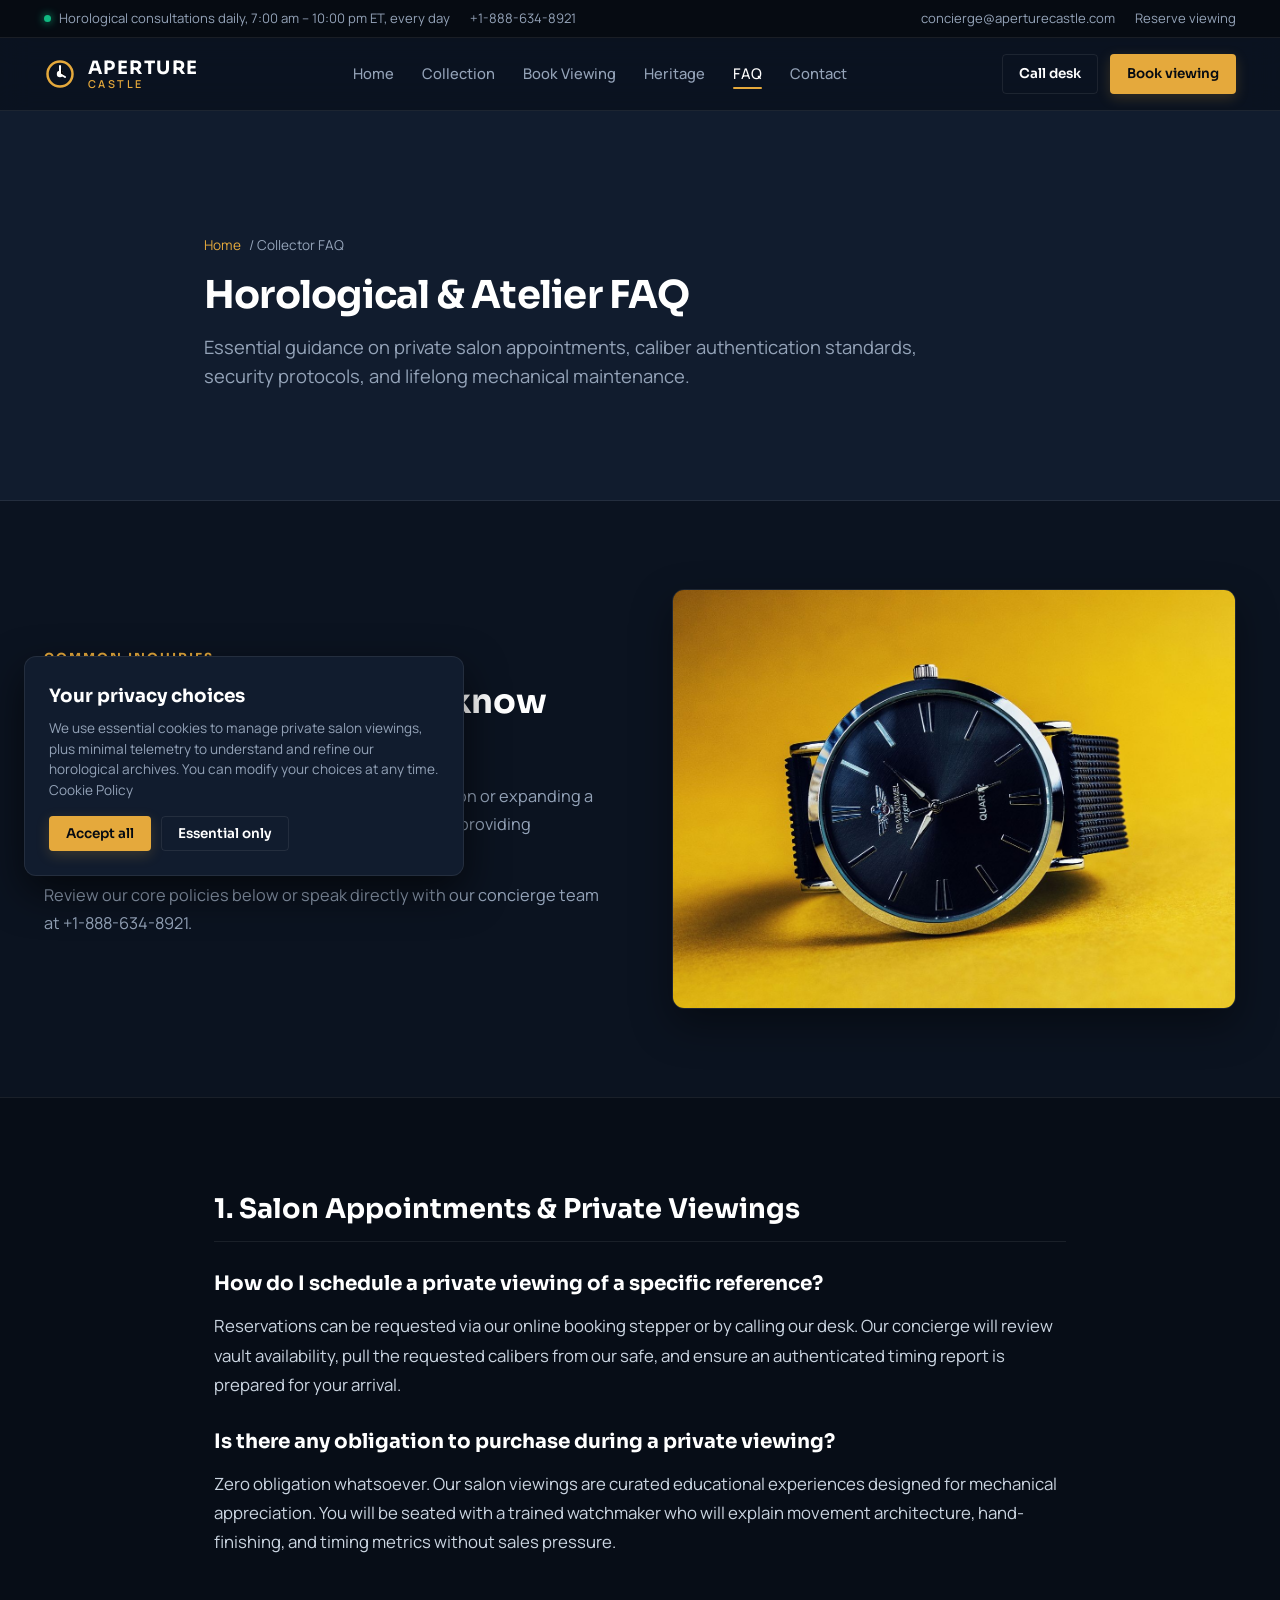
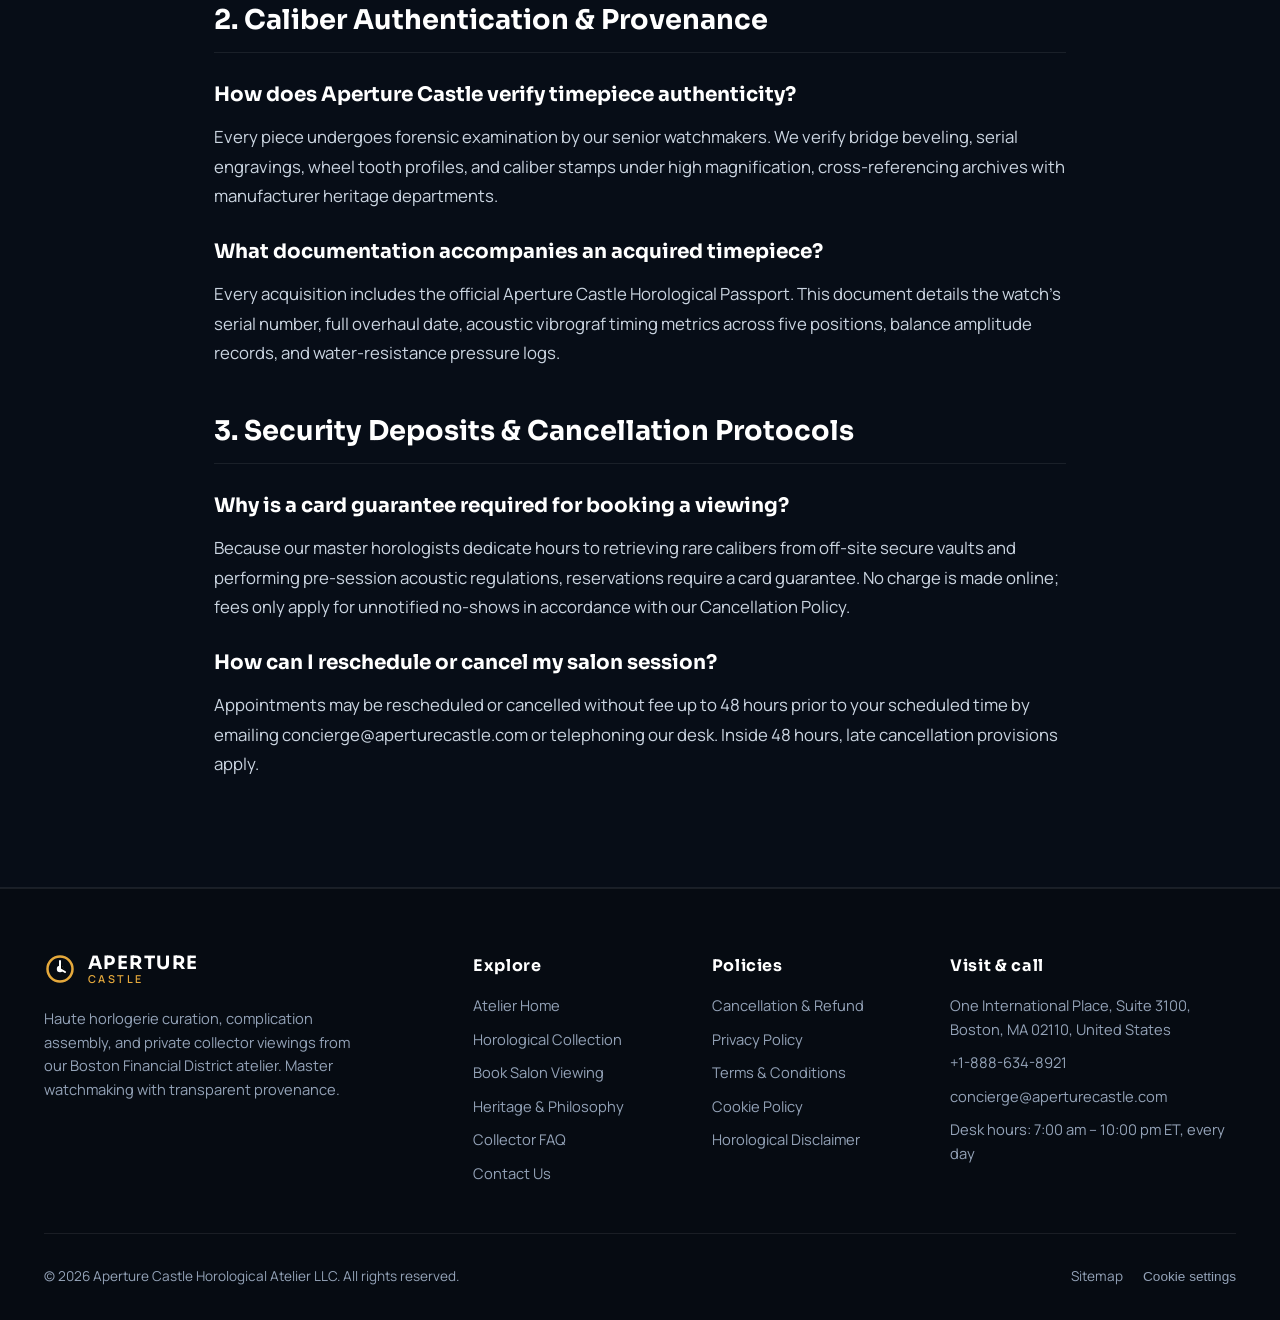
<file: faq.html>
<!DOCTYPE html>
<html lang="en">
<head>
<meta charset="utf-8">
<meta name="viewport" content="width=device-width, initial-scale=1">
<title>Collector &amp; Horological FAQ | Aperture Castle Boston</title>
<meta name="description" content="Frequently asked questions concerning mechanical watch viewings, chronometer regulation, security deposits, and caliber maintenance at Aperture Castle.">
<meta name="robots" content="index, follow">
<link rel="canonical" href="https://aperturecastle.com/faq.html">
<meta property="og:type" content="website">
<meta property="og:site_name" content="Aperture Castle">
<meta property="og:title" content="Collector &amp; Horological FAQ | Aperture Castle">
<meta property="og:description" content="Answers to common collector questions regarding private salon appointments, chronometer certifications, and vault security.">
<meta property="og:url" content="https://aperturecastle.com/faq.html">
<meta property="og:image" content="https://aperturecastle.com/assets/images/aperturecastle_asset_20.jpg">
<meta name="theme-color" content="#0B1320">
<link rel="preconnect" href="https://fonts.googleapis.com">
<link rel="preconnect" href="https://fonts.gstatic.com" crossorigin>
<link href="https://fonts.googleapis.com/css2?family=Manrope:wght@400;500;600;700&family=Sora:wght@500;600;700&display=swap" rel="stylesheet">
<link rel="stylesheet" href="assets/css/style.css">
<!-- Google tag (gtag.js) -->
<script async src="https://www.googletagmanager.com/gtag/js?id=G-0LY0HY7L01"></script>
<script>
  window.dataLayer = window.dataLayer || [];
  function gtag(){dataLayer.push(arguments);}
  gtag('js', new Date());
  gtag('config', 'G-0LY0HY7L01');
</script>
</head>
<body>
<a class="skip" href="#main">Skip to content</a>
<div class="utility"><div class="wrap">
  <div class="u-left"><span><span class="dot" aria-hidden="true"></span>Horological consultations daily, 7:00 am – 10:00 pm ET, every day</span><a href="tel:+18886348921">+1-888-634-8921</a></div>
  <div class="u-right"><a href="mailto:concierge@aperturecastle.com">concierge@aperturecastle.com</a><a href="booking.html">Reserve viewing</a></div>
</div></div>
<header class="site-header"><div class="wrap">
  <a class="brand" href="index.html" aria-label="Aperture Castle home"><span class="brand-mark"><svg viewBox="0 0 32 32" aria-hidden="true"><circle cx="16" cy="16" r="12.5" fill="none" stroke="#E5A93C" stroke-width="2.5"/><circle cx="16" cy="16" r="3.2" fill="#fff"/><path d="M16 8V16L21 19" stroke="#fff" stroke-width="2" stroke-linecap="round"/></svg></span><span class="brand-text"><strong>APERTURE</strong><span>CASTLE</span></span></a>
  <nav class="main-nav" id="main-nav" aria-label="Main"><ul><li><a href="index.html">Home</a></li><li><a href="products.html">Collection</a></li><li><a href="booking.html">Book Viewing</a></li><li><a href="about.html">Heritage</a></li><li><a href="faq.html" aria-current="page">FAQ</a></li><li><a href="contact.html">Contact</a></li><li class="nav-only-mobile"><a href="booking.html">Reserve Viewing</a></li></ul></nav>
  <div class="header-cta"><a class="btn btn-ghost btn-sm" href="tel:+18886348921">Call desk</a><a class="btn btn-accent btn-sm" href="booking.html">Book viewing</a>
  <button class="nav-toggle" type="button" aria-label="Open menu" aria-controls="main-nav" aria-expanded="false"><span></span></button></div>
</div></header>
<main id="main">

<section class="page-hero plain">
  <div class="wrap">
    <nav class="crumbs" aria-label="Breadcrumb"><a href="index.html">Home</a> / Collector FAQ</nav>
    <h1>Horological &amp; Atelier FAQ</h1>
    <p>Essential guidance on private salon appointments, caliber authentication standards, security protocols, and lifelong mechanical maintenance.</p>
  </div>
</section>

<section class="section">
  <div class="wrap split">
    <div>
      <span class="kicker">Common Inquiries</span>
      <h2>Everything you need to know about our salon</h2>
      <p>Whether you are attending your first bench consultation or expanding a seasoned multi-complication collection, we believe in providing comprehensive clarity prior to your appointment.</p>
      <p>Review our core policies below or speak directly with our concierge team at <a href="tel:+18886348921">+1-888-634-8921</a>.</p>
    </div>
    <img src="assets/images/aperturecastle_asset_20.jpg" alt="Micro-knurled screw-down winding crown engraved with atelier emblem under studio light reflection" width="1000" height="667" loading="lazy">
  </div>
</section>

<section class="section section-dark">
  <div class="wrap" style="max-width:900px">
    <div class="prose">
      <h2>1. Salon Appointments &amp; Private Viewings</h2>
      <h3>How do I schedule a private viewing of a specific reference?</h3>
      <p>Reservations can be requested via our <a href="booking.html">online booking stepper</a> or by calling our desk. Our concierge will review vault availability, pull the requested calibers from our safe, and ensure an authenticated timing report is prepared for your arrival.</p>
      
      <h3>Is there any obligation to purchase during a private viewing?</h3>
      <p>Zero obligation whatsoever. Our salon viewings are curated educational experiences designed for mechanical appreciation. You will be seated with a trained watchmaker who will explain movement architecture, hand-finishing, and timing metrics without sales pressure.</p>

      <h2>2. Caliber Authentication &amp; Provenance</h2>
      <h3>How does Aperture Castle verify timepiece authenticity?</h3>
      <p>Every piece undergoes forensic examination by our senior watchmakers. We verify bridge beveling, serial engravings, wheel tooth profiles, and caliber stamps under high magnification, cross-referencing archives with manufacturer heritage departments.</p>

      <h3>What documentation accompanies an acquired timepiece?</h3>
      <p>Every acquisition includes the official Aperture Castle Horological Passport. This document details the watch's serial number, full overhaul date, acoustic vibrograf timing metrics across five positions, balance amplitude records, and water-resistance pressure logs.</p>

      <h2>3. Security Deposits &amp; Cancellation Protocols</h2>
      <h3>Why is a card guarantee required for booking a viewing?</h3>
      <p>Because our master horologists dedicate hours to retrieving rare calibers from off-site secure vaults and performing pre-session acoustic regulations, reservations require a card guarantee. No charge is made online; fees only apply for unnotified no-shows in accordance with our <a href="cancellation-refund-policy.html">Cancellation Policy</a>.</p>

      <h3>How can I reschedule or cancel my salon session?</h3>
      <p>Appointments may be rescheduled or cancelled without fee up to 48 hours prior to your scheduled time by emailing <a href="mailto:concierge@aperturecastle.com">concierge@aperturecastle.com</a> or telephoning our desk. Inside 48 hours, late cancellation provisions apply.</p>
    </div>
  </div>
</section>

</main>
<footer class="site-footer"><div class="wrap">
  <div class="f-top">
    <div>
      <a class="brand" href="index.html" aria-label="Aperture Castle home"><span class="brand-mark"><svg viewBox="0 0 32 32" aria-hidden="true"><circle cx="16" cy="16" r="12.5" fill="none" stroke="#E5A93C" stroke-width="2.5"/><circle cx="16" cy="16" r="3.2" fill="#fff"/><path d="M16 8V16L21 19" stroke="#fff" stroke-width="2" stroke-linecap="round"/></svg></span><span class="brand-text"><strong>APERTURE</strong><span>CASTLE</span></span></a>
      <p class="f-about">Haute horlogerie curation, complication assembly, and private collector viewings from our Boston Financial District atelier. Master watchmaking with transparent provenance.</p>
    </div>
    <div><h2>Explore</h2><ul>
      <li><a href="index.html">Atelier Home</a></li><li><a href="products.html">Horological Collection</a></li><li><a href="booking.html">Book Salon Viewing</a></li>
      <li><a href="about.html">Heritage &amp; Philosophy</a></li><li><a href="faq.html">Collector FAQ</a></li><li><a href="contact.html">Contact Us</a></li></ul></div>
    <div><h2>Policies</h2><ul>
      <li><a href="cancellation-refund-policy.html">Cancellation &amp; Refund</a></li><li><a href="privacy-policy.html">Privacy Policy</a></li>
      <li><a href="terms-and-conditions.html">Terms &amp; Conditions</a></li><li><a href="cookie-policy.html">Cookie Policy</a></li>
      <li><a href="disclaimer.html">Horological Disclaimer</a></li></ul></div>
    <div><h2>Visit &amp; call</h2><ul>
      <li>One International Place, Suite 3100, Boston, MA 02110, United States</li>
      <li><a href="tel:+18886348921">+1-888-634-8921</a></li><li><a href="mailto:concierge@aperturecastle.com">concierge@aperturecastle.com</a></li>
      <li>Desk hours: 7:00 am – 10:00 pm ET, every day</li></ul></div>
  </div>
  <div class="f-bottom"><span>&copy; <span data-year>2026</span> Aperture Castle Horological Atelier LLC. All rights reserved.</span>
    <ul><li><a href="sitemap.xml">Sitemap</a></li><li><button class="link-btn" type="button" data-open-cookies>Cookie settings</button></li></ul></div>
</div></footer>
<div class="cookie" role="dialog" aria-labelledby="cookie-title" aria-live="polite">
  <h2 id="cookie-title">Your privacy choices</h2>
  <p>We use essential cookies to manage private salon viewings, plus minimal telemetry to understand and refine our horological archives. You can modify your choices at any time. <a href="cookie-policy.html">Cookie Policy</a></p>
  <div class="row"><button class="btn btn-accent btn-sm" type="button" data-consent="all">Accept all</button><button class="btn btn-ghost btn-sm" type="button" data-consent="essential">Essential only</button></div>
</div>
<button class="to-top" type="button" aria-label="Back to top"><svg width="20" height="20" viewBox="0 0 24 24" fill="none" stroke="currentColor" stroke-width="2.5" aria-hidden="true"><path d="M12 19V5M5 12l7-7 7 7"/></svg></button>
<script src="assets/js/main.js" defer></script>
</body>
</html>
</file>
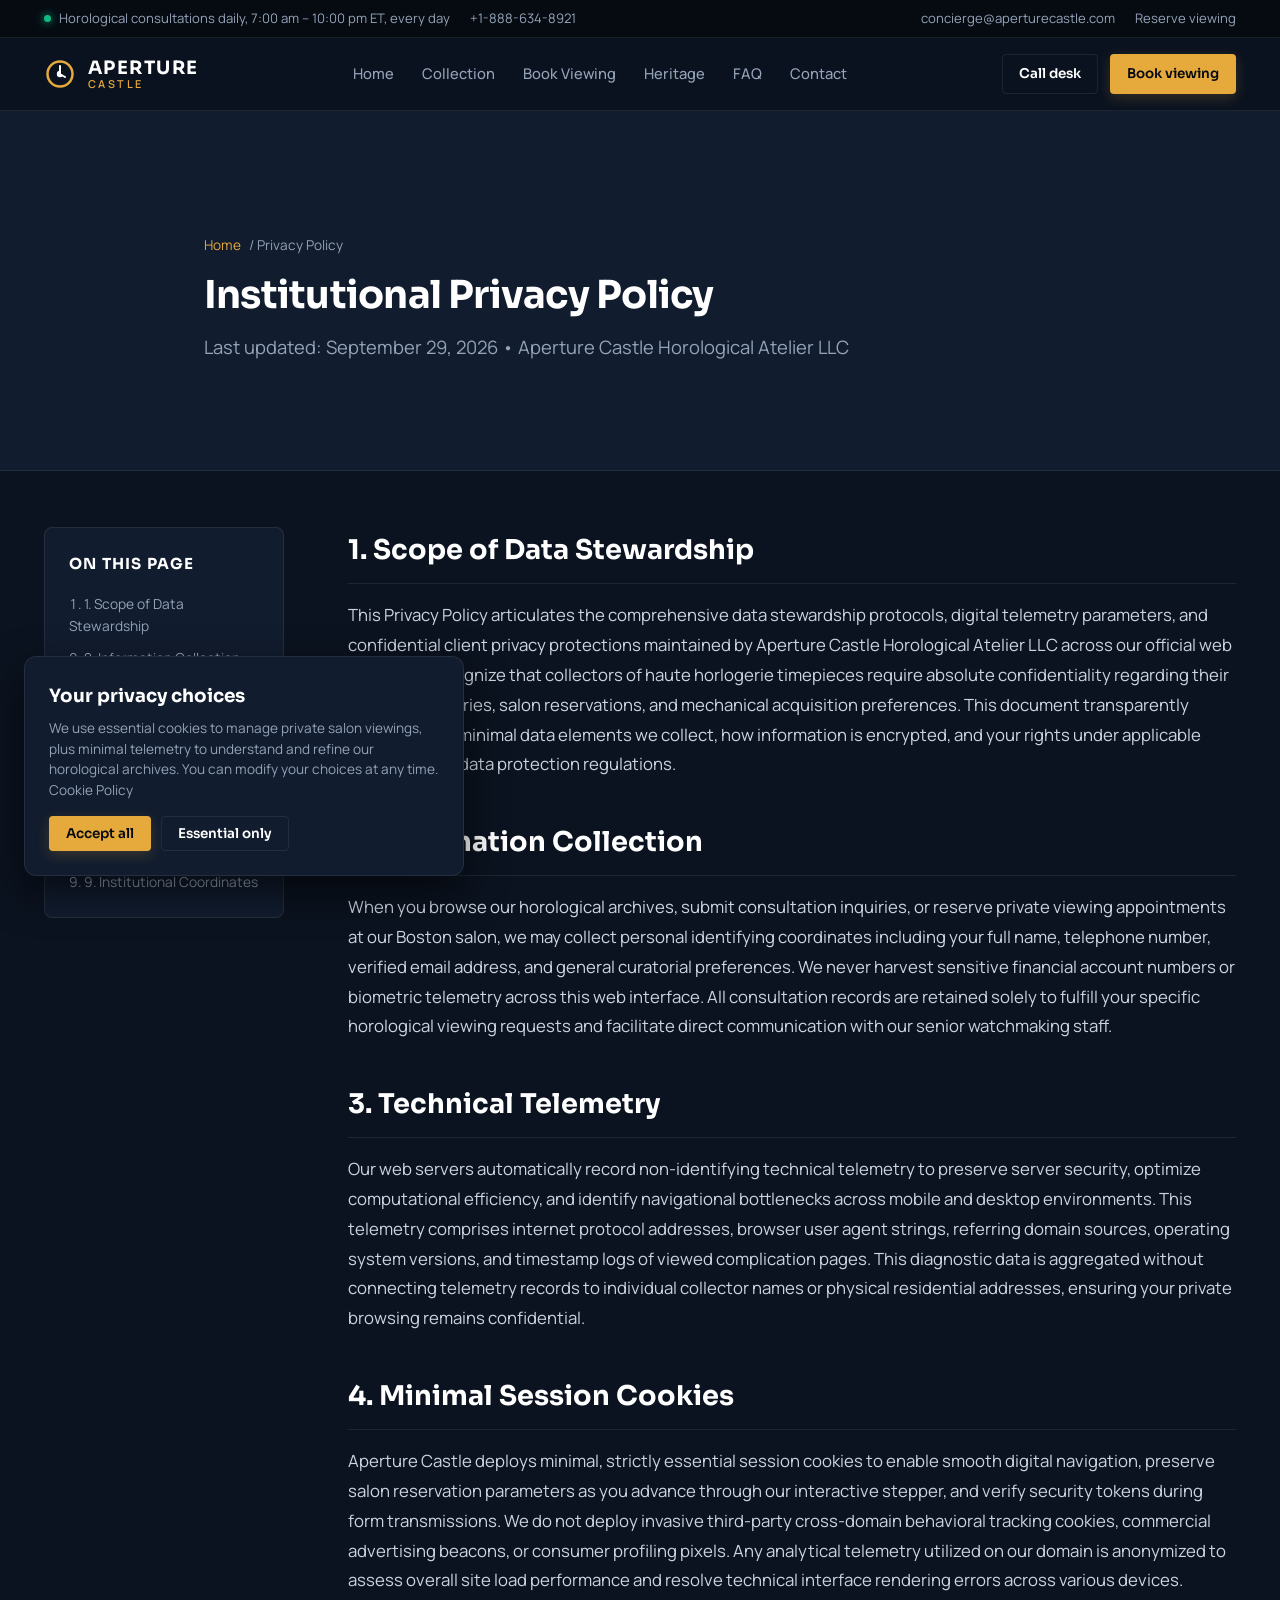
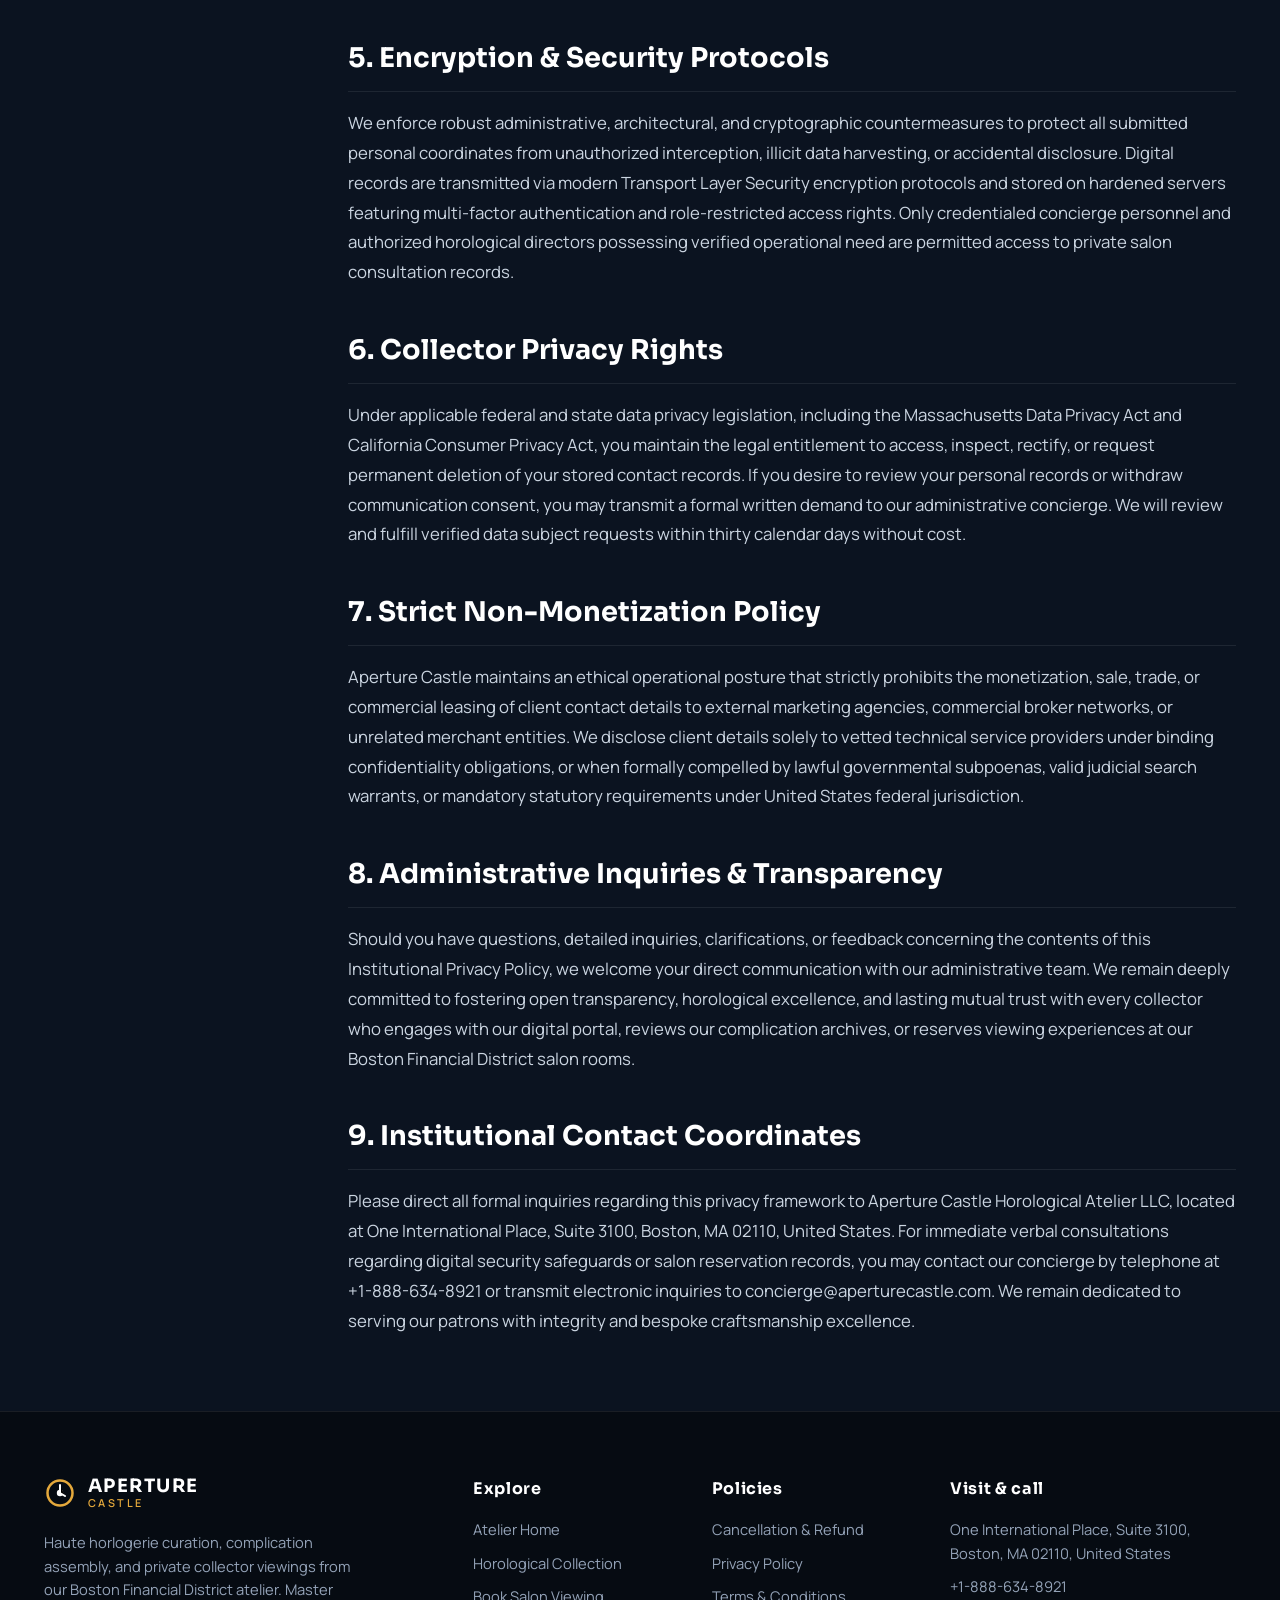
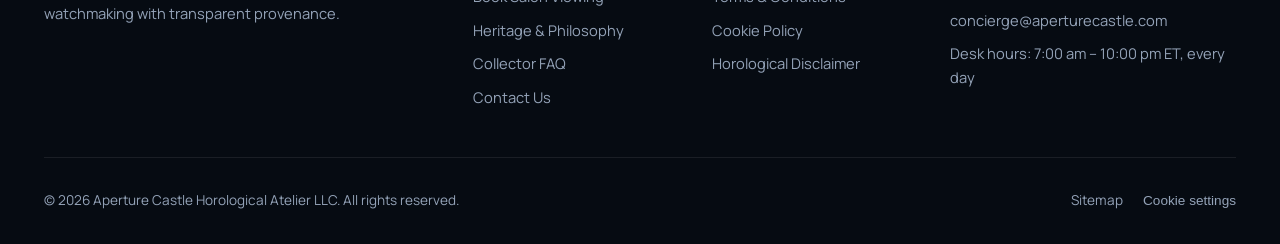
<file: privacy-policy.html>
<!DOCTYPE html>
<html lang="en">
<head>
<meta charset="utf-8">
<meta name="viewport" content="width=device-width, initial-scale=1">
<title>Privacy Policy | Aperture Castle Horological Atelier</title>
<meta name="description" content="Institutional Privacy Policy for Aperture Castle Horological Atelier. Learn about our strict data stewardship, zero tracking sale policy, and security.">
<meta name="robots" content="index, follow">
<link rel="canonical" href="https://aperturecastle.com/privacy-policy.html">
<meta property="og:type" content="website">
<meta property="og:site_name" content="Aperture Castle">
<meta property="og:title" content="Privacy Policy | Aperture Castle">
<meta property="og:description" content="Privacy Policy governing collector data protection, encryption, and institutional contact coordinates for Aperture Castle in Boston.">
<meta property="og:url" content="https://aperturecastle.com/privacy-policy.html">
<meta property="og:image" content="https://aperturecastle.com/assets/images/aperturecastle_asset_1.jpg">
<meta name="theme-color" content="#0B1320">
<link rel="preconnect" href="https://fonts.googleapis.com">
<link rel="preconnect" href="https://fonts.gstatic.com" crossorigin>
<link href="https://fonts.googleapis.com/css2?family=Manrope:wght@400;500;600;700&family=Sora:wght@500;600;700&display=swap" rel="stylesheet">
<link rel="stylesheet" href="assets/css/style.css">
<!-- Google tag (gtag.js) -->
<script async src="https://www.googletagmanager.com/gtag/js?id=G-0LY0HY7L01"></script>
<script>
  window.dataLayer = window.dataLayer || [];
  function gtag(){dataLayer.push(arguments);}
  gtag('js', new Date());
  gtag('config', 'G-0LY0HY7L01');
</script>
</head>
<body>
<a class="skip" href="#main">Skip to content</a>
<div class="utility"><div class="wrap">
  <div class="u-left"><span><span class="dot" aria-hidden="true"></span>Horological consultations daily, 7:00 am – 10:00 pm ET, every day</span><a href="tel:+18886348921">+1-888-634-8921</a></div>
  <div class="u-right"><a href="mailto:concierge@aperturecastle.com">concierge@aperturecastle.com</a><a href="booking.html">Reserve viewing</a></div>
</div></div>
<header class="site-header"><div class="wrap">
  <a class="brand" href="index.html" aria-label="Aperture Castle home"><span class="brand-mark"><svg viewBox="0 0 32 32" aria-hidden="true"><circle cx="16" cy="16" r="12.5" fill="none" stroke="#E5A93C" stroke-width="2.5"/><circle cx="16" cy="16" r="3.2" fill="#fff"/><path d="M16 8V16L21 19" stroke="#fff" stroke-width="2" stroke-linecap="round"/></svg></span><span class="brand-text"><strong>APERTURE</strong><span>CASTLE</span></span></a>
  <nav class="main-nav" id="main-nav" aria-label="Main"><ul><li><a href="index.html">Home</a></li><li><a href="products.html">Collection</a></li><li><a href="booking.html">Book Viewing</a></li><li><a href="about.html">Heritage</a></li><li><a href="faq.html">FAQ</a></li><li><a href="contact.html">Contact</a></li><li class="nav-only-mobile"><a href="booking.html">Reserve Viewing</a></li></ul></nav>
  <div class="header-cta"><a class="btn btn-ghost btn-sm" href="tel:+18886348921">Call desk</a><a class="btn btn-accent btn-sm" href="booking.html">Book viewing</a>
  <button class="nav-toggle" type="button" aria-label="Open menu" aria-controls="main-nav" aria-expanded="false"><span></span></button></div>
</div></header>
<main id="main">

<section class="page-hero plain">
  <div class="wrap">
    <nav class="crumbs" aria-label="Breadcrumb"><a href="index.html">Home</a> / Privacy Policy</nav>
    <h1>Institutional Privacy Policy</h1>
    <p>Last updated: September 29, 2026 &bull; Aperture Castle Horological Atelier LLC</p>
  </div>
</section>

<section class="section-tight">
  <div class="wrap prose-wrap">
    <nav class="toc" aria-label="On this page">
      <b>On this page</b>
      <ol>
        <li><a href="#scope">1. Scope of Data Stewardship</a></li>
        <li><a href="#collection">2. Information Collection</a></li>
        <li><a href="#telemetry">3. Technical Telemetry</a></li>
        <li><a href="#cookies">4. Minimal Session Cookies</a></li>
        <li><a href="#security">5. Encryption &amp; Security</a></li>
        <li><a href="#rights">6. Collector Privacy Rights</a></li>
        <li><a href="#disclosure">7. Non-Monetization Policy</a></li>
        <li><a href="#inquiries">8. Administrative Inquiries</a></li>
        <li><a href="#contact-sec">9. Institutional Coordinates</a></li>
      </ol>
    </nav>
    <article class="prose">
      <h2 id="scope">1. Scope of Data Stewardship</h2>
      <p class="ac-policy-p">This Privacy Policy articulates the comprehensive data stewardship protocols, digital telemetry parameters, and confidential client privacy protections maintained by Aperture Castle Horological Atelier LLC across our official web portal. We recognize that collectors of haute horlogerie timepieces require absolute confidentiality regarding their curatorial inquiries, salon reservations, and mechanical acquisition preferences. This document transparently explains what minimal data elements we collect, how information is encrypted, and your rights under applicable United States data protection regulations.</p>
      
      <h2 id="collection">2. Information Collection</h2>
      <p class="ac-policy-p">When you browse our horological archives, submit consultation inquiries, or reserve private viewing appointments at our Boston salon, we may collect personal identifying coordinates including your full name, telephone number, verified email address, and general curatorial preferences. We never harvest sensitive financial account numbers or biometric telemetry across this web interface. All consultation records are retained solely to fulfill your specific horological viewing requests and facilitate direct communication with our senior watchmaking staff.</p>

      <h2 id="telemetry">3. Technical Telemetry</h2>
      <p class="ac-policy-p">Our web servers automatically record non-identifying technical telemetry to preserve server security, optimize computational efficiency, and identify navigational bottlenecks across mobile and desktop environments. This telemetry comprises internet protocol addresses, browser user agent strings, referring domain sources, operating system versions, and timestamp logs of viewed complication pages. This diagnostic data is aggregated without connecting telemetry records to individual collector names or physical residential addresses, ensuring your private browsing remains confidential.</p>

      <h2 id="cookies">4. Minimal Session Cookies</h2>
      <p class="ac-policy-p">Aperture Castle deploys minimal, strictly essential session cookies to enable smooth digital navigation, preserve salon reservation parameters as you advance through our interactive stepper, and verify security tokens during form transmissions. We do not deploy invasive third-party cross-domain behavioral tracking cookies, commercial advertising beacons, or consumer profiling pixels. Any analytical telemetry utilized on our domain is anonymized to assess overall site load performance and resolve technical interface rendering errors across various devices.</p>

      <h2 id="security">5. Encryption &amp; Security Protocols</h2>
      <p class="ac-policy-p">We enforce robust administrative, architectural, and cryptographic countermeasures to protect all submitted personal coordinates from unauthorized interception, illicit data harvesting, or accidental disclosure. Digital records are transmitted via modern Transport Layer Security encryption protocols and stored on hardened servers featuring multi-factor authentication and role-restricted access rights. Only credentialed concierge personnel and authorized horological directors possessing verified operational need are permitted access to private salon consultation records.</p>

      <h2 id="rights">6. Collector Privacy Rights</h2>
      <p class="ac-policy-p">Under applicable federal and state data privacy legislation, including the Massachusetts Data Privacy Act and California Consumer Privacy Act, you maintain the legal entitlement to access, inspect, rectify, or request permanent deletion of your stored contact records. If you desire to review your personal records or withdraw communication consent, you may transmit a formal written demand to our administrative concierge. We will review and fulfill verified data subject requests within thirty calendar days without cost.</p>

      <h2 id="disclosure">7. Strict Non-Monetization Policy</h2>
      <p class="ac-policy-p">Aperture Castle maintains an ethical operational posture that strictly prohibits the monetization, sale, trade, or commercial leasing of client contact details to external marketing agencies, commercial broker networks, or unrelated merchant entities. We disclose client details solely to vetted technical service providers under binding confidentiality obligations, or when formally compelled by lawful governmental subpoenas, valid judicial search warrants, or mandatory statutory requirements under United States federal jurisdiction.</p>

      <h2 id="inquiries">8. Administrative Inquiries &amp; Transparency</h2>
      <p class="ac-policy-p">Should you have questions, detailed inquiries, clarifications, or feedback concerning the contents of this Institutional Privacy Policy, we welcome your direct communication with our administrative team. We remain deeply committed to fostering open transparency, horological excellence, and lasting mutual trust with every collector who engages with our digital portal, reviews our complication archives, or reserves viewing experiences at our Boston Financial District salon rooms.</p>

      <h2 id="contact-sec">9. Institutional Contact Coordinates</h2>
      <p class="ac-policy-p">Please direct all formal inquiries regarding this privacy framework to Aperture Castle Horological Atelier LLC, located at One International Place, Suite 3100, Boston, MA 02110, United States. For immediate verbal consultations regarding digital security safeguards or salon reservation records, you may contact our concierge by telephone at +1-888-634-8921 or transmit electronic inquiries to concierge@aperturecastle.com. We remain dedicated to serving our patrons with integrity and bespoke craftsmanship excellence.</p>
    </article>
  </div>
</section>

</main>
<footer class="site-footer"><div class="wrap">
  <div class="f-top">
    <div>
      <a class="brand" href="index.html" aria-label="Aperture Castle home"><span class="brand-mark"><svg viewBox="0 0 32 32" aria-hidden="true"><circle cx="16" cy="16" r="12.5" fill="none" stroke="#E5A93C" stroke-width="2.5"/><circle cx="16" cy="16" r="3.2" fill="#fff"/><path d="M16 8V16L21 19" stroke="#fff" stroke-width="2" stroke-linecap="round"/></svg></span><span class="brand-text"><strong>APERTURE</strong><span>CASTLE</span></span></a>
      <p class="f-about">Haute horlogerie curation, complication assembly, and private collector viewings from our Boston Financial District atelier. Master watchmaking with transparent provenance.</p>
    </div>
    <div><h2>Explore</h2><ul>
      <li><a href="index.html">Atelier Home</a></li><li><a href="products.html">Horological Collection</a></li><li><a href="booking.html">Book Salon Viewing</a></li>
      <li><a href="about.html">Heritage &amp; Philosophy</a></li><li><a href="faq.html">Collector FAQ</a></li><li><a href="contact.html">Contact Us</a></li></ul></div>
    <div><h2>Policies</h2><ul>
      <li><a href="cancellation-refund-policy.html">Cancellation &amp; Refund</a></li><li><a href="privacy-policy.html">Privacy Policy</a></li>
      <li><a href="terms-and-conditions.html">Terms &amp; Conditions</a></li><li><a href="cookie-policy.html">Cookie Policy</a></li>
      <li><a href="disclaimer.html">Horological Disclaimer</a></li></ul></div>
    <div><h2>Visit &amp; call</h2><ul>
      <li>One International Place, Suite 3100, Boston, MA 02110, United States</li>
      <li><a href="tel:+18886348921">+1-888-634-8921</a></li><li><a href="mailto:concierge@aperturecastle.com">concierge@aperturecastle.com</a></li>
      <li>Desk hours: 7:00 am – 10:00 pm ET, every day</li></ul></div>
  </div>
  <div class="f-bottom"><span>&copy; <span data-year>2026</span> Aperture Castle Horological Atelier LLC. All rights reserved.</span>
    <ul><li><a href="sitemap.xml">Sitemap</a></li><li><button class="link-btn" type="button" data-open-cookies>Cookie settings</button></li></ul></div>
</div></footer>
<div class="cookie" role="dialog" aria-labelledby="cookie-title" aria-live="polite">
  <h2 id="cookie-title">Your privacy choices</h2>
  <p>We use essential cookies to manage private salon viewings, plus minimal telemetry to understand and refine our horological archives. You can modify your choices at any time. <a href="cookie-policy.html">Cookie Policy</a></p>
  <div class="row"><button class="btn btn-accent btn-sm" type="button" data-consent="all">Accept all</button><button class="btn btn-ghost btn-sm" type="button" data-consent="essential">Essential only</button></div>
</div>
<button class="to-top" type="button" aria-label="Back to top"><svg width="20" height="20" viewBox="0 0 24 24" fill="none" stroke="currentColor" stroke-width="2.5" aria-hidden="true"><path d="M12 19V5M5 12l7-7 7 7"/></svg></button>
<script src="assets/js/main.js" defer></script>
</body>
</html>
</file>
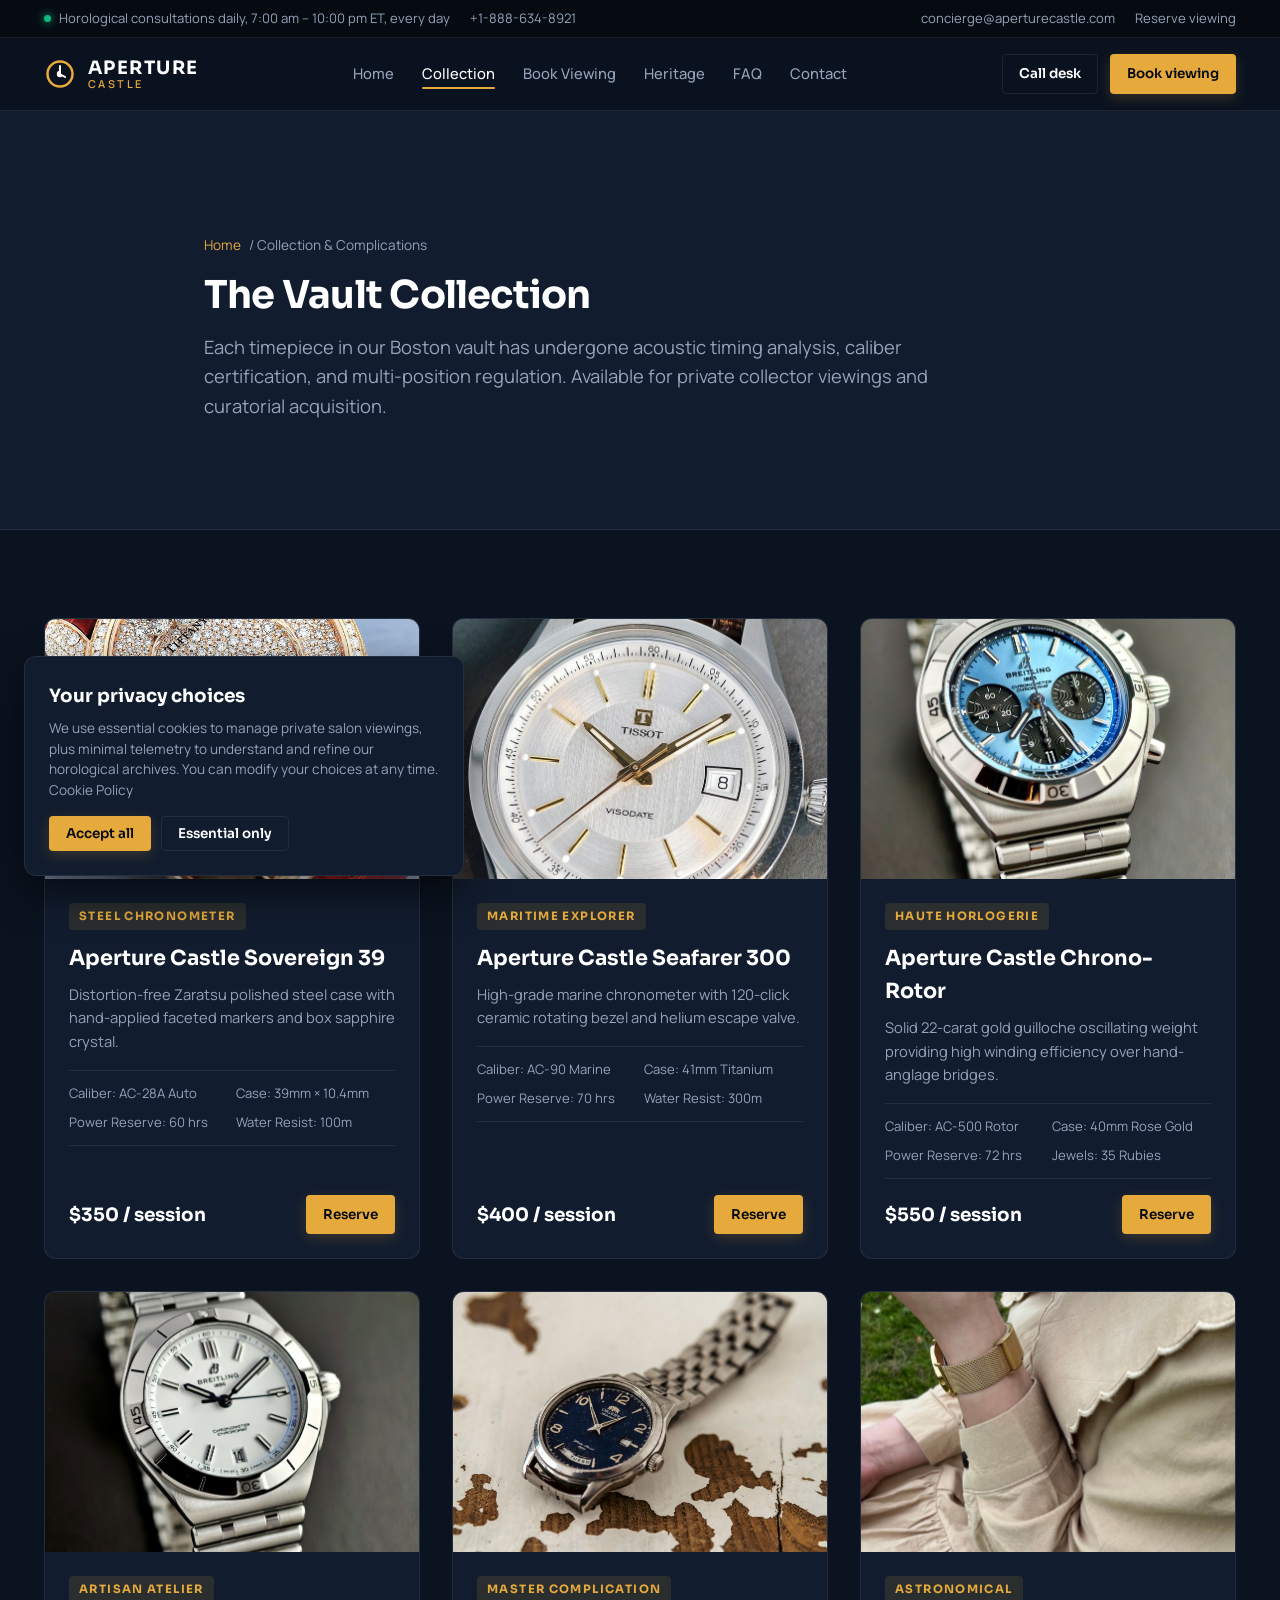
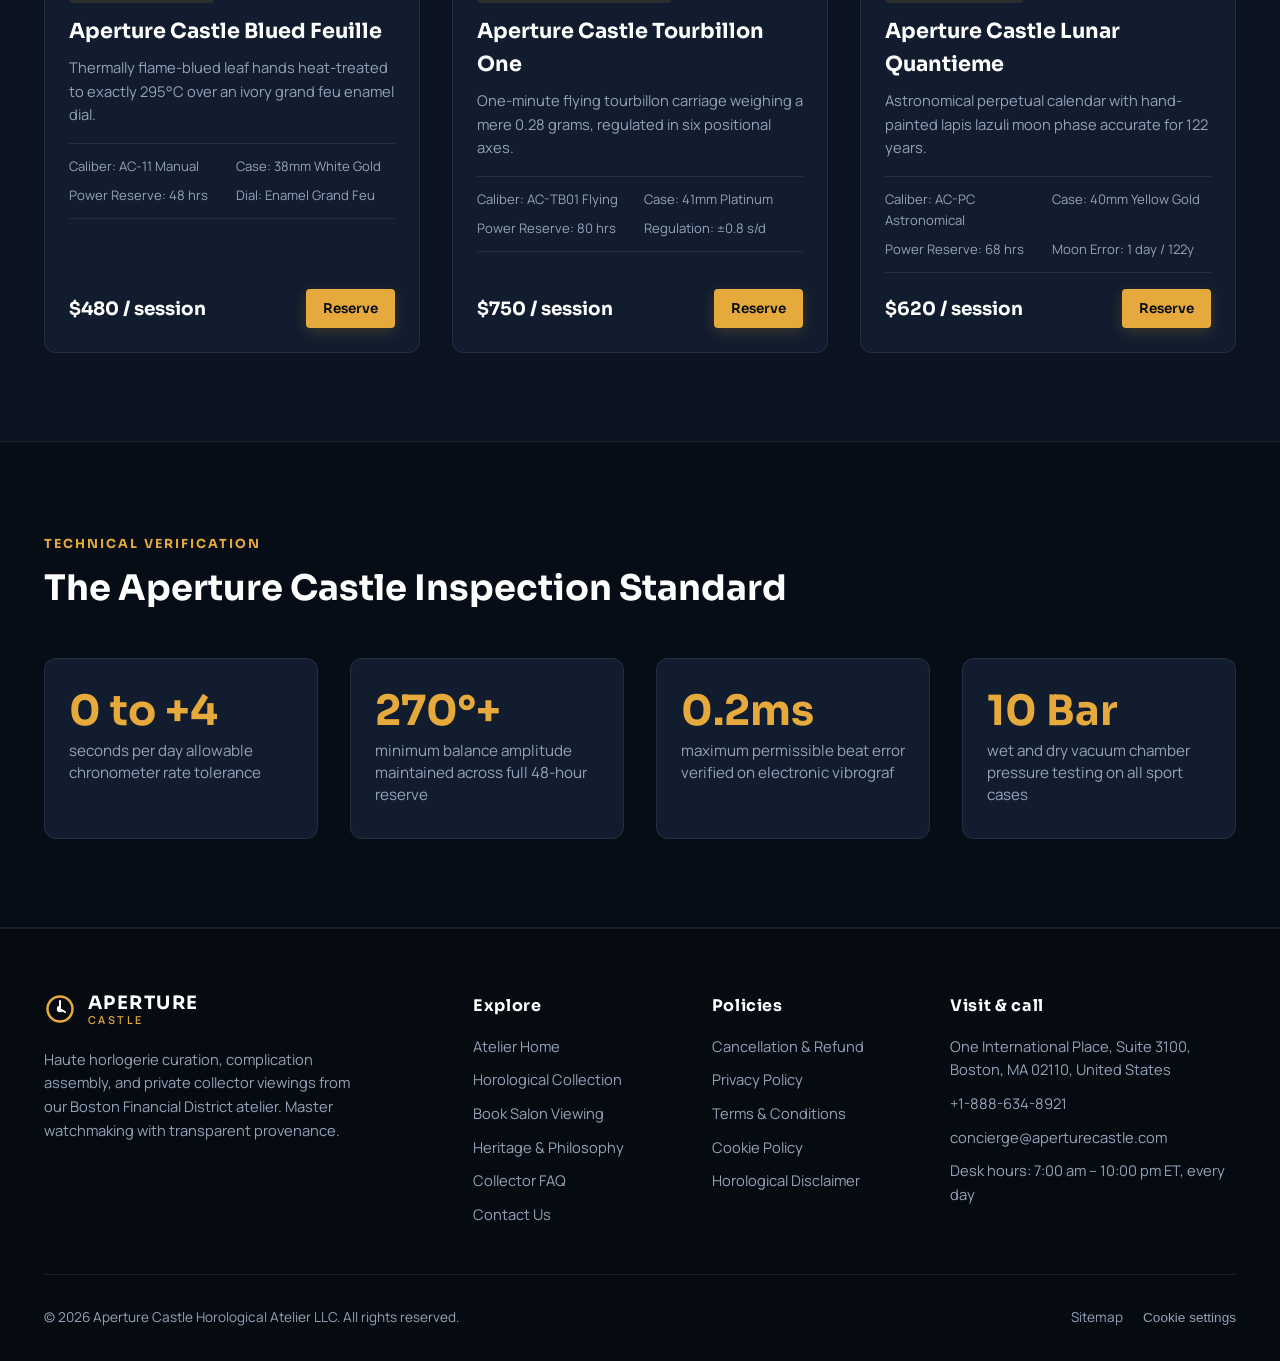
<file: products.html>
<!DOCTYPE html>
<html lang="en">
<head>
<meta charset="utf-8">
<meta name="viewport" content="width=device-width, initial-scale=1">
<title>The Horological Collection | Aperture Castle Watchmakers</title>
<meta name="description" content="Explore our curated collection of Haute Horlogerie mechanical watches: chronographs, marine chronometers, perpetual astronomical calibers, and dress complications.">
<meta name="robots" content="index, follow">
<link rel="canonical" href="https://aperturecastle.com/products.html">
<meta property="og:type" content="website">
<meta property="og:site_name" content="Aperture Castle">
<meta property="og:title" content="The Horological Collection | Aperture Castle">
<meta property="og:description" content="Explore handcrafted chronometers, column-wheel chronographs, and perpetual calendar masterpieces available for private viewing in Boston.">
<meta property="og:url" content="https://aperturecastle.com/products.html">
<meta property="og:image" content="https://aperturecastle.com/assets/images/aperturecastle_asset_11.jpg">
<meta name="theme-color" content="#0B1320">
<link rel="preconnect" href="https://fonts.googleapis.com">
<link rel="preconnect" href="https://fonts.gstatic.com" crossorigin>
<link href="https://fonts.googleapis.com/css2?family=Manrope:wght@400;500;600;700&family=Sora:wght@500;600;700&display=swap" rel="stylesheet">
<link rel="stylesheet" href="assets/css/style.css">
<!-- Google tag (gtag.js) -->
<script async src="https://www.googletagmanager.com/gtag/js?id=G-0LY0HY7L01"></script>
<script>
  window.dataLayer = window.dataLayer || [];
  function gtag(){dataLayer.push(arguments);}
  gtag('js', new Date());
  gtag('config', 'G-0LY0HY7L01');
</script>
</head>
<body>
<a class="skip" href="#main">Skip to content</a>
<div class="utility"><div class="wrap">
  <div class="u-left"><span><span class="dot" aria-hidden="true"></span>Horological consultations daily, 7:00 am – 10:00 pm ET, every day</span><a href="tel:+18886348921">+1-888-634-8921</a></div>
  <div class="u-right"><a href="mailto:concierge@aperturecastle.com">concierge@aperturecastle.com</a><a href="booking.html">Reserve viewing</a></div>
</div></div>
<header class="site-header"><div class="wrap">
  <a class="brand" href="index.html" aria-label="Aperture Castle home"><span class="brand-mark"><svg viewBox="0 0 32 32" aria-hidden="true"><circle cx="16" cy="16" r="12.5" fill="none" stroke="#E5A93C" stroke-width="2.5"/><circle cx="16" cy="16" r="3.2" fill="#fff"/><path d="M16 8V16L21 19" stroke="#fff" stroke-width="2" stroke-linecap="round"/></svg></span><span class="brand-text"><strong>APERTURE</strong><span>CASTLE</span></span></a>
  <nav class="main-nav" id="main-nav" aria-label="Main"><ul><li><a href="index.html">Home</a></li><li><a href="products.html" aria-current="page">Collection</a></li><li><a href="booking.html">Book Viewing</a></li><li><a href="about.html">Heritage</a></li><li><a href="faq.html">FAQ</a></li><li><a href="contact.html">Contact</a></li><li class="nav-only-mobile"><a href="booking.html">Reserve Viewing</a></li></ul></nav>
  <div class="header-cta"><a class="btn btn-ghost btn-sm" href="tel:+18886348921">Call desk</a><a class="btn btn-accent btn-sm" href="booking.html">Book viewing</a>
  <button class="nav-toggle" type="button" aria-label="Open menu" aria-controls="main-nav" aria-expanded="false"><span></span></button></div>
</div></header>
<main id="main">

<section class="page-hero plain">
  <div class="wrap">
    <nav class="crumbs" aria-label="Breadcrumb"><a href="index.html">Home</a> / Collection &amp; Complications</nav>
    <h1>The Vault Collection</h1>
    <p>Each timepiece in our Boston vault has undergone acoustic timing analysis, caliber certification, and multi-position regulation. Available for private collector viewings and curatorial acquisition.</p>
  </div>
</section>

<section class="section">
  <div class="wrap">
    <div class="timepiece-grid">

      <div class="timepiece-card">
        <img class="timepiece-img" src="assets/images/aperturecastle_asset_11.jpg" alt="Zaratsu-finished stainless steel watch case exhibiting distortion-free mirror-polished chamfers" loading="lazy">
        <div class="timepiece-body">
          <span class="timepiece-badge">Steel Chronometer</span>
          <h3>Aperture Castle Sovereign 39</h3>
          <p style="color:var(--text-muted);font-size:0.92rem">Distortion-free Zaratsu polished steel case with hand-applied faceted markers and box sapphire crystal.</p>
          <div class="timepiece-specs">
            <span>Caliber: AC-28A Auto</span>
            <span>Case: 39mm &times; 10.4mm</span>
            <span>Power Reserve: 60 hrs</span>
            <span>Water Resist: 100m</span>
          </div>
          <div class="timepiece-footer">
            <span class="timepiece-tier">$350 / session</span>
            <a class="btn btn-accent btn-sm" href="booking.html">Reserve</a>
          </div>
        </div>
      </div>

      <div class="timepiece-card">
        <img class="timepiece-img" src="assets/images/aperturecastle_asset_12.jpg" alt="Professional maritime chronometer wristwatch with ceramic rotating bezel and luminous markers" loading="lazy">
        <div class="timepiece-body">
          <span class="timepiece-badge">Maritime Explorer</span>
          <h3>Aperture Castle Seafarer 300</h3>
          <p style="color:var(--text-muted);font-size:0.92rem">High-grade marine chronometer with 120-click ceramic rotating bezel and helium escape valve.</p>
          <div class="timepiece-specs">
            <span>Caliber: AC-90 Marine</span>
            <span>Case: 41mm Titanium</span>
            <span>Power Reserve: 70 hrs</span>
            <span>Water Resist: 300m</span>
          </div>
          <div class="timepiece-footer">
            <span class="timepiece-tier">$400 / session</span>
            <a class="btn btn-accent btn-sm" href="booking.html">Reserve</a>
          </div>
        </div>
      </div>

      <div class="timepiece-card">
        <img class="timepiece-img" src="assets/images/aperturecastle_asset_13.jpg" alt="Heavy gold oscillating winding rotor decorated with traditional sunray guilloche engraving" loading="lazy">
        <div class="timepiece-body">
          <span class="timepiece-badge">Haute Horlogerie</span>
          <h3>Aperture Castle Chrono-Rotor</h3>
          <p style="color:var(--text-muted);font-size:0.92rem">Solid 22-carat gold guilloche oscillating weight providing high winding efficiency over hand-anglage bridges.</p>
          <div class="timepiece-specs">
            <span>Caliber: AC-500 Rotor</span>
            <span>Case: 40mm Rose Gold</span>
            <span>Power Reserve: 72 hrs</span>
            <span>Jewels: 35 Rubies</span>
          </div>
          <div class="timepiece-footer">
            <span class="timepiece-tier">$550 / session</span>
            <a class="btn btn-accent btn-sm" href="booking.html">Reserve</a>
          </div>
        </div>
      </div>

      <div class="timepiece-card">
        <img class="timepiece-img" src="assets/images/aperturecastle_asset_14.jpg" alt="Bespoke thermally-blued steel leaf hands resting upon watchmaker inspection cushion" loading="lazy">
        <div class="timepiece-body">
          <span class="timepiece-badge">Artisan Atelier</span>
          <h3>Aperture Castle Blued Feuille</h3>
          <p style="color:var(--text-muted);font-size:0.92rem">Thermally flame-blued leaf hands heat-treated to exactly 295&deg;C over an ivory grand feu enamel dial.</p>
          <div class="timepiece-specs">
            <span>Caliber: AC-11 Manual</span>
            <span>Case: 38mm White Gold</span>
            <span>Power Reserve: 48 hrs</span>
            <span>Dial: Enamel Grand Feu</span>
          </div>
          <div class="timepiece-footer">
            <span class="timepiece-tier">$480 / session</span>
            <a class="btn btn-accent btn-sm" href="booking.html">Reserve</a>
          </div>
        </div>
      </div>

      <div class="timepiece-card">
        <img class="timepiece-img" src="assets/images/aperturecastle_asset_15.jpg" alt="Precision watchmaker applying synthetic micro-lubrication to synthetic ruby pallet fork jewels" loading="lazy">
        <div class="timepiece-body">
          <span class="timepiece-badge">Master Complication</span>
          <h3>Aperture Castle Tourbillon One</h3>
          <p style="color:var(--text-muted);font-size:0.92rem">One-minute flying tourbillon carriage weighing a mere 0.28 grams, regulated in six positional axes.</p>
          <div class="timepiece-specs">
            <span>Caliber: AC-TB01 Flying</span>
            <span>Case: 41mm Platinum</span>
            <span>Power Reserve: 80 hrs</span>
            <span>Regulation: &plusmn;0.8 s/d</span>
          </div>
          <div class="timepiece-footer">
            <span class="timepiece-tier">$750 / session</span>
            <a class="btn btn-accent btn-sm" href="booking.html">Reserve</a>
          </div>
        </div>
      </div>

      <div class="timepiece-card">
        <img class="timepiece-img" src="assets/images/aperturecastle_asset_16.jpg" alt="Grand horological complication dial showcasing moonphase aperture, calendar chapter ring, and applied indices" loading="lazy">
        <div class="timepiece-body">
          <span class="timepiece-badge">Astronomical</span>
          <h3>Aperture Castle Lunar Quantieme</h3>
          <p style="color:var(--text-muted);font-size:0.92rem">Astronomical perpetual calendar with hand-painted lapis lazuli moon phase accurate for 122 years.</p>
          <div class="timepiece-specs">
            <span>Caliber: AC-PC Astronomical</span>
            <span>Case: 40mm Yellow Gold</span>
            <span>Power Reserve: 68 hrs</span>
            <span>Moon Error: 1 day / 122y</span>
          </div>
          <div class="timepiece-footer">
            <span class="timepiece-tier">$620 / session</span>
            <a class="btn btn-accent btn-sm" href="booking.html">Reserve</a>
          </div>
        </div>
      </div>

    </div>
  </div>
</section>

<section class="section section-dark">
  <div class="wrap">
    <div class="sec-head"><div class="intro"><span class="kicker">Technical Verification</span><h2 style="color:#fff">The Aperture Castle Inspection Standard</h2></div></div>
    <div class="numbers">
      <div class="number"><b>0 to +4</b><span>seconds per day allowable chronometer rate tolerance</span></div>
      <div class="number"><b>270&deg;+</b><span>minimum balance amplitude maintained across full 48-hour reserve</span></div>
      <div class="number"><b>0.2ms</b><span>maximum permissible beat error verified on electronic vibrograf</span></div>
      <div class="number"><b>10 Bar</b><span>wet and dry vacuum chamber pressure testing on all sport cases</span></div>
    </div>
  </div>
</section>

</main>
<footer class="site-footer"><div class="wrap">
  <div class="f-top">
    <div>
      <a class="brand" href="index.html" aria-label="Aperture Castle home"><span class="brand-mark"><svg viewBox="0 0 32 32" aria-hidden="true"><circle cx="16" cy="16" r="12.5" fill="none" stroke="#E5A93C" stroke-width="2.5"/><circle cx="16" cy="16" r="3.2" fill="#fff"/><path d="M16 8V16L21 19" stroke="#fff" stroke-width="2" stroke-linecap="round"/></svg></span><span class="brand-text"><strong>APERTURE</strong><span>CASTLE</span></span></a>
      <p class="f-about">Haute horlogerie curation, complication assembly, and private collector viewings from our Boston Financial District atelier. Master watchmaking with transparent provenance.</p>
    </div>
    <div><h2>Explore</h2><ul>
      <li><a href="index.html">Atelier Home</a></li><li><a href="products.html">Horological Collection</a></li><li><a href="booking.html">Book Salon Viewing</a></li>
      <li><a href="about.html">Heritage &amp; Philosophy</a></li><li><a href="faq.html">Collector FAQ</a></li><li><a href="contact.html">Contact Us</a></li></ul></div>
    <div><h2>Policies</h2><ul>
      <li><a href="cancellation-refund-policy.html">Cancellation &amp; Refund</a></li><li><a href="privacy-policy.html">Privacy Policy</a></li>
      <li><a href="terms-and-conditions.html">Terms &amp; Conditions</a></li><li><a href="cookie-policy.html">Cookie Policy</a></li>
      <li><a href="disclaimer.html">Horological Disclaimer</a></li></ul></div>
    <div><h2>Visit &amp; call</h2><ul>
      <li>One International Place, Suite 3100, Boston, MA 02110, United States</li>
      <li><a href="tel:+18886348921">+1-888-634-8921</a></li><li><a href="mailto:concierge@aperturecastle.com">concierge@aperturecastle.com</a></li>
      <li>Desk hours: 7:00 am – 10:00 pm ET, every day</li></ul></div>
  </div>
  <div class="f-bottom"><span>&copy; <span data-year>2026</span> Aperture Castle Horological Atelier LLC. All rights reserved.</span>
    <ul><li><a href="sitemap.xml">Sitemap</a></li><li><button class="link-btn" type="button" data-open-cookies>Cookie settings</button></li></ul></div>
</div></footer>
<div class="cookie" role="dialog" aria-labelledby="cookie-title" aria-live="polite">
  <h2 id="cookie-title">Your privacy choices</h2>
  <p>We use essential cookies to manage private salon viewings, plus minimal telemetry to understand and refine our horological archives. You can modify your choices at any time. <a href="cookie-policy.html">Cookie Policy</a></p>
  <div class="row"><button class="btn btn-accent btn-sm" type="button" data-consent="all">Accept all</button><button class="btn btn-ghost btn-sm" type="button" data-consent="essential">Essential only</button></div>
</div>
<button class="to-top" type="button" aria-label="Back to top"><svg width="20" height="20" viewBox="0 0 24 24" fill="none" stroke="currentColor" stroke-width="2.5" aria-hidden="true"><path d="M12 19V5M5 12l7-7 7 7"/></svg></button>
<script src="assets/js/main.js" defer></script>
</body>
</html>
</file>
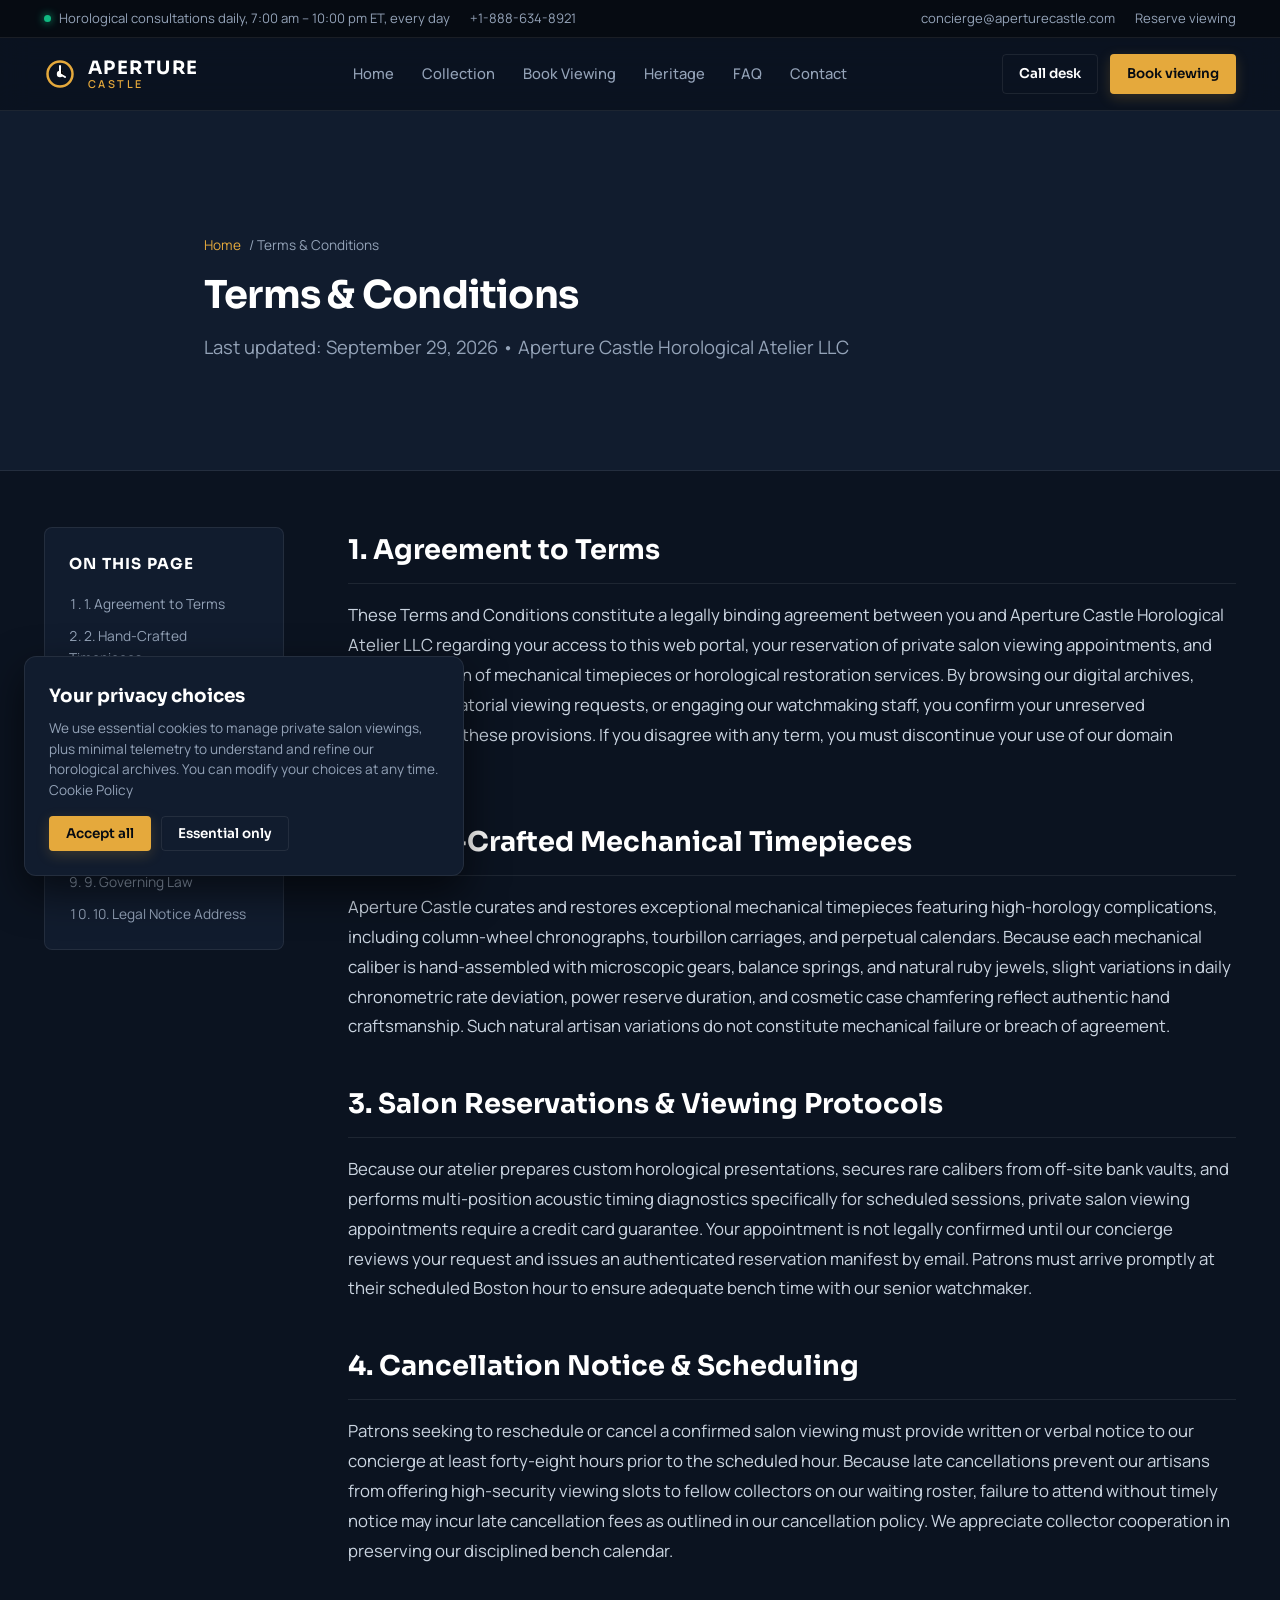
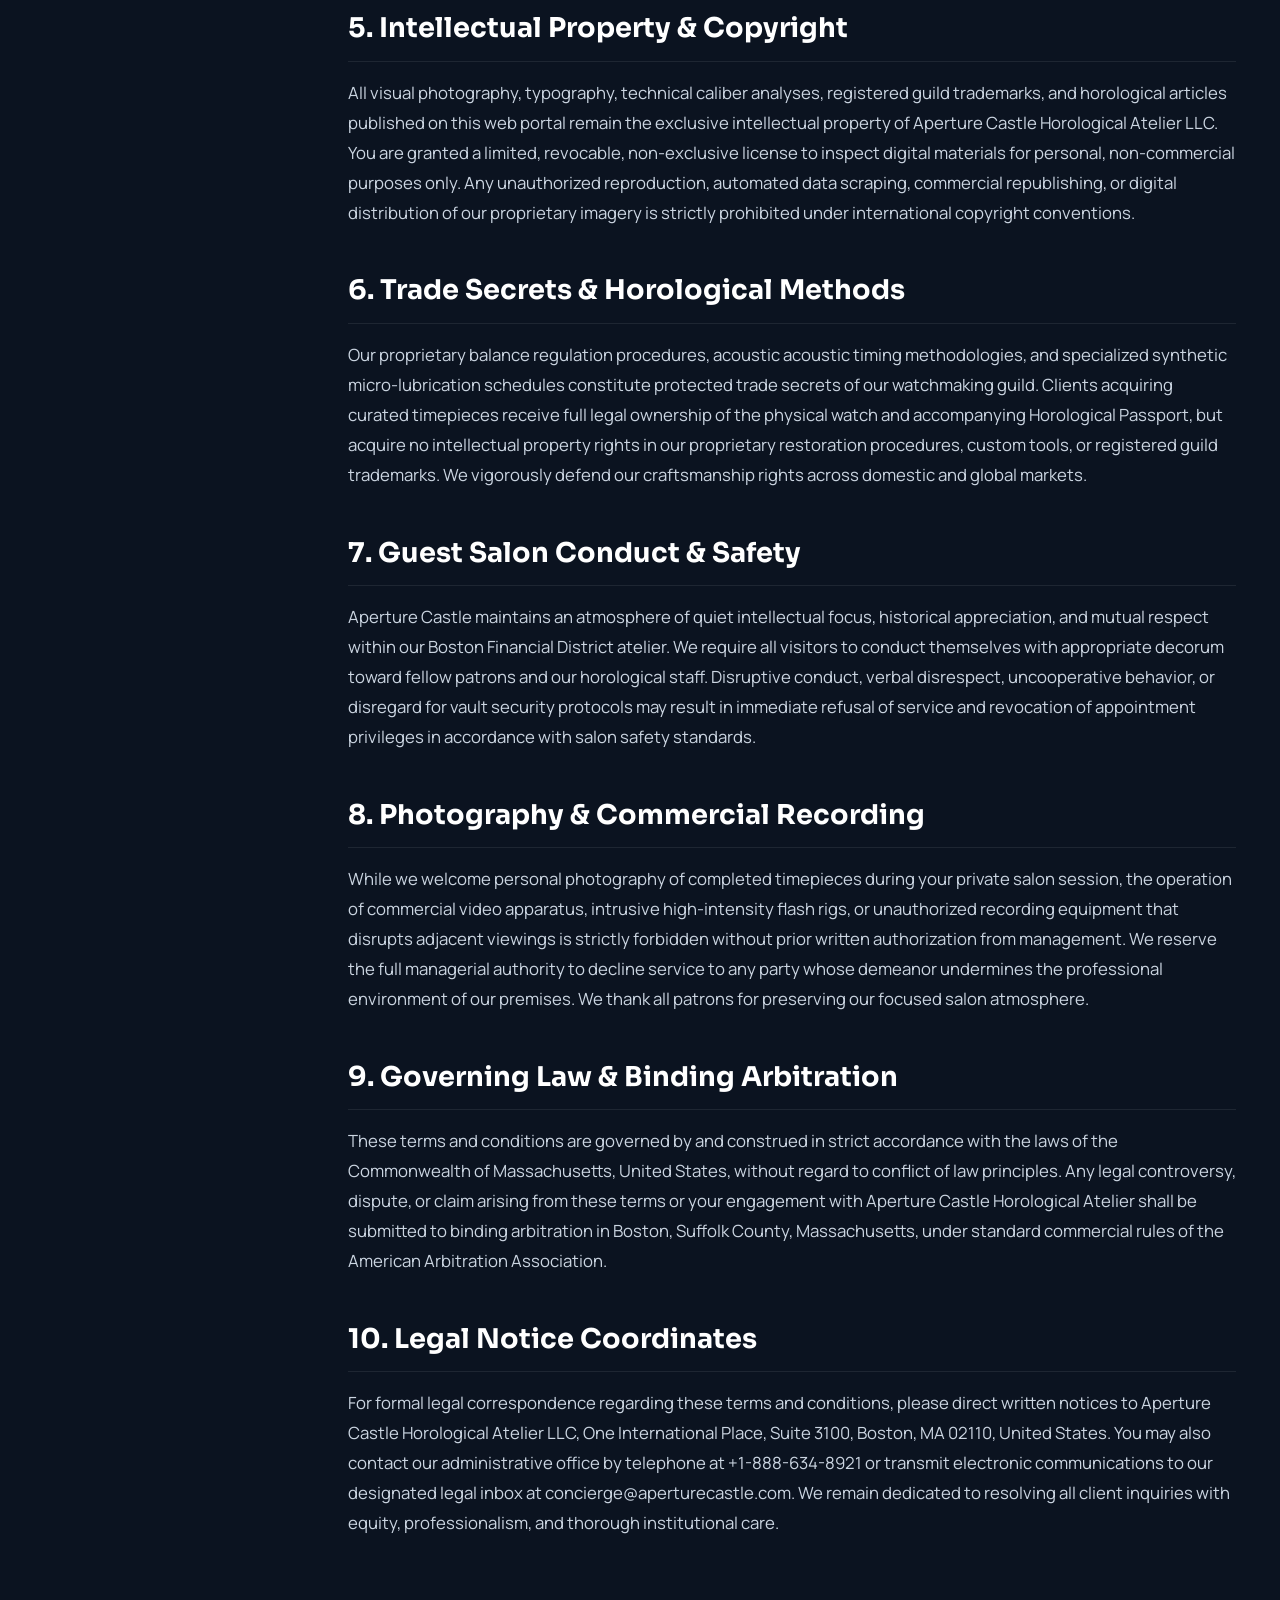
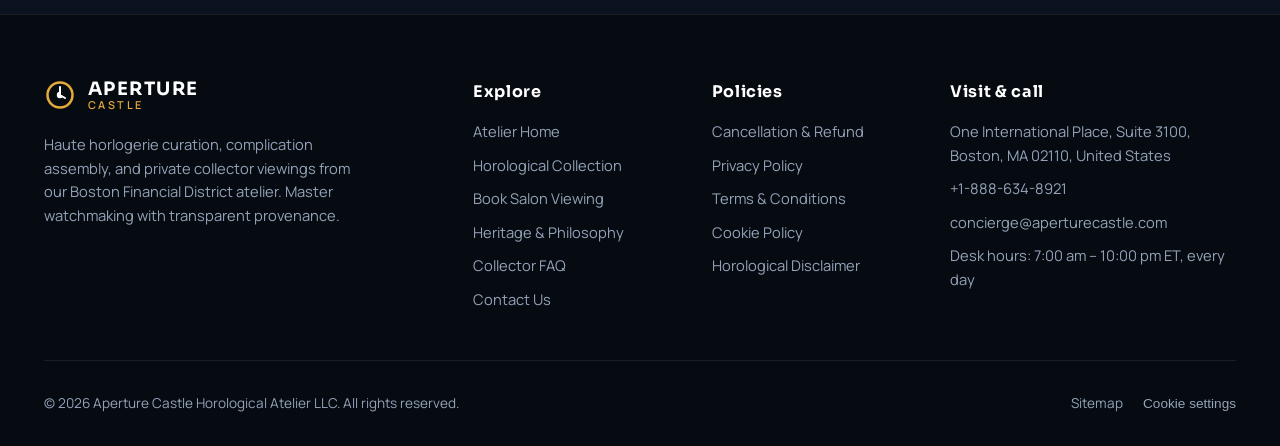
<file: terms-and-conditions.html>
<!DOCTYPE html>
<html lang="en">
<head>
<meta charset="utf-8">
<meta name="viewport" content="width=device-width, initial-scale=1">
<title>Terms &amp; Conditions | Aperture Castle Horological Atelier</title>
<meta name="description" content="Terms and Conditions governing salon reservations, timepiece curation, and web portal access for Aperture Castle in Boston, Massachusetts.">
<meta name="robots" content="index, follow">
<link rel="canonical" href="https://aperturecastle.com/terms-and-conditions.html">
<meta property="og:type" content="website">
<meta property="og:site_name" content="Aperture Castle">
<meta property="og:title" content="Terms &amp; Conditions | Aperture Castle">
<meta property="og:description" content="Terms and Conditions for Aperture Castle Horological Atelier. Salon viewing rules, trade secrets, and arbitration details.">
<meta property="og:url" content="https://aperturecastle.com/terms-and-conditions.html">
<meta property="og:image" content="https://aperturecastle.com/assets/images/aperturecastle_asset_1.jpg">
<meta name="theme-color" content="#0B1320">
<link rel="preconnect" href="https://fonts.googleapis.com">
<link rel="preconnect" href="https://fonts.gstatic.com" crossorigin>
<link href="https://fonts.googleapis.com/css2?family=Manrope:wght@400;500;600;700&family=Sora:wght@500;600;700&display=swap" rel="stylesheet">
<link rel="stylesheet" href="assets/css/style.css">
<!-- Google tag (gtag.js) -->
<script async src="https://www.googletagmanager.com/gtag/js?id=G-0LY0HY7L01"></script>
<script>
  window.dataLayer = window.dataLayer || [];
  function gtag(){dataLayer.push(arguments);}
  gtag('js', new Date());
  gtag('config', 'G-0LY0HY7L01');
</script>
</head>
<body>
<a class="skip" href="#main">Skip to content</a>
<div class="utility"><div class="wrap">
  <div class="u-left"><span><span class="dot" aria-hidden="true"></span>Horological consultations daily, 7:00 am – 10:00 pm ET, every day</span><a href="tel:+18886348921">+1-888-634-8921</a></div>
  <div class="u-right"><a href="mailto:concierge@aperturecastle.com">concierge@aperturecastle.com</a><a href="booking.html">Reserve viewing</a></div>
</div></div>
<header class="site-header"><div class="wrap">
  <a class="brand" href="index.html" aria-label="Aperture Castle home"><span class="brand-mark"><svg viewBox="0 0 32 32" aria-hidden="true"><circle cx="16" cy="16" r="12.5" fill="none" stroke="#E5A93C" stroke-width="2.5"/><circle cx="16" cy="16" r="3.2" fill="#fff"/><path d="M16 8V16L21 19" stroke="#fff" stroke-width="2" stroke-linecap="round"/></svg></span><span class="brand-text"><strong>APERTURE</strong><span>CASTLE</span></span></a>
  <nav class="main-nav" id="main-nav" aria-label="Main"><ul><li><a href="index.html">Home</a></li><li><a href="products.html">Collection</a></li><li><a href="booking.html">Book Viewing</a></li><li><a href="about.html">Heritage</a></li><li><a href="faq.html">FAQ</a></li><li><a href="contact.html">Contact</a></li><li class="nav-only-mobile"><a href="booking.html">Reserve Viewing</a></li></ul></nav>
  <div class="header-cta"><a class="btn btn-ghost btn-sm" href="tel:+18886348921">Call desk</a><a class="btn btn-accent btn-sm" href="booking.html">Book viewing</a>
  <button class="nav-toggle" type="button" aria-label="Open menu" aria-controls="main-nav" aria-expanded="false"><span></span></button></div>
</div></header>
<main id="main">

<section class="page-hero plain">
  <div class="wrap">
    <nav class="crumbs" aria-label="Breadcrumb"><a href="index.html">Home</a> / Terms &amp; Conditions</nav>
    <h1>Terms &amp; Conditions</h1>
    <p>Last updated: September 29, 2026 &bull; Aperture Castle Horological Atelier LLC</p>
  </div>
</section>

<section class="section-tight">
  <div class="wrap prose-wrap">
    <nav class="toc" aria-label="On this page">
      <b>On this page</b>
      <ol>
        <li><a href="#agreement">1. Agreement to Terms</a></li>
        <li><a href="#craft">2. Hand-Crafted Timepieces</a></li>
        <li><a href="#reservations">3. Salon Reservations</a></li>
        <li><a href="#cancellations">4. Cancellation Notice</a></li>
        <li><a href="#ip">5. Intellectual Property</a></li>
        <li><a href="#trade-secrets">6. Trade Secrets</a></li>
        <li><a href="#conduct">7. Guest Salon Conduct</a></li>
        <li><a href="#photography">8. Photography Guidelines</a></li>
        <li><a href="#jurisdiction">9. Governing Law</a></li>
        <li><a href="#legal-notice">10. Legal Notice Address</a></li>
      </ol>
    </nav>
    <article class="prose">
      <h2 id="agreement">1. Agreement to Terms</h2>
      <p class="ac-policy-p">These Terms and Conditions constitute a legally binding agreement between you and Aperture Castle Horological Atelier LLC regarding your access to this web portal, your reservation of private salon viewing appointments, and your acquisition of mechanical timepieces or horological restoration services. By browsing our digital archives, submitting curatorial viewing requests, or engaging our watchmaking staff, you confirm your unreserved acceptance of these provisions. If you disagree with any term, you must discontinue your use of our domain immediately.</p>

      <h2 id="craft">2. Hand-Crafted Mechanical Timepieces</h2>
      <p class="ac-policy-p">Aperture Castle curates and restores exceptional mechanical timepieces featuring high-horology complications, including column-wheel chronographs, tourbillon carriages, and perpetual calendars. Because each mechanical caliber is hand-assembled with microscopic gears, balance springs, and natural ruby jewels, slight variations in daily chronometric rate deviation, power reserve duration, and cosmetic case chamfering reflect authentic hand craftsmanship. Such natural artisan variations do not constitute mechanical failure or breach of agreement.</p>

      <h2 id="reservations">3. Salon Reservations &amp; Viewing Protocols</h2>
      <p class="ac-policy-p">Because our atelier prepares custom horological presentations, secures rare calibers from off-site bank vaults, and performs multi-position acoustic timing diagnostics specifically for scheduled sessions, private salon viewing appointments require a credit card guarantee. Your appointment is not legally confirmed until our concierge reviews your request and issues an authenticated reservation manifest by email. Patrons must arrive promptly at their scheduled Boston hour to ensure adequate bench time with our senior watchmaker.</p>

      <h2 id="cancellations">4. Cancellation Notice &amp; Scheduling</h2>
      <p class="ac-policy-p">Patrons seeking to reschedule or cancel a confirmed salon viewing must provide written or verbal notice to our concierge at least forty-eight hours prior to the scheduled hour. Because late cancellations prevent our artisans from offering high-security viewing slots to fellow collectors on our waiting roster, failure to attend without timely notice may incur late cancellation fees as outlined in our cancellation policy. We appreciate collector cooperation in preserving our disciplined bench calendar.</p>

      <h2 id="ip">5. Intellectual Property &amp; Copyright</h2>
      <p class="ac-policy-p">All visual photography, typography, technical caliber analyses, registered guild trademarks, and horological articles published on this web portal remain the exclusive intellectual property of Aperture Castle Horological Atelier LLC. You are granted a limited, revocable, non-exclusive license to inspect digital materials for personal, non-commercial purposes only. Any unauthorized reproduction, automated data scraping, commercial republishing, or digital distribution of our proprietary imagery is strictly prohibited under international copyright conventions.</p>

      <h2 id="trade-secrets">6. Trade Secrets &amp; Horological Methods</h2>
      <p class="ac-policy-p">Our proprietary balance regulation procedures, acoustic acoustic timing methodologies, and specialized synthetic micro-lubrication schedules constitute protected trade secrets of our watchmaking guild. Clients acquiring curated timepieces receive full legal ownership of the physical watch and accompanying Horological Passport, but acquire no intellectual property rights in our proprietary restoration procedures, custom tools, or registered guild trademarks. We vigorously defend our craftsmanship rights across domestic and global markets.</p>

      <h2 id="conduct">7. Guest Salon Conduct &amp; Safety</h2>
      <p class="ac-policy-p">Aperture Castle maintains an atmosphere of quiet intellectual focus, historical appreciation, and mutual respect within our Boston Financial District atelier. We require all visitors to conduct themselves with appropriate decorum toward fellow patrons and our horological staff. Disruptive conduct, verbal disrespect, uncooperative behavior, or disregard for vault security protocols may result in immediate refusal of service and revocation of appointment privileges in accordance with salon safety standards.</p>

      <h2 id="photography">8. Photography &amp; Commercial Recording</h2>
      <p class="ac-policy-p">While we welcome personal photography of completed timepieces during your private salon session, the operation of commercial video apparatus, intrusive high-intensity flash rigs, or unauthorized recording equipment that disrupts adjacent viewings is strictly forbidden without prior written authorization from management. We reserve the full managerial authority to decline service to any party whose demeanor undermines the professional environment of our premises. We thank all patrons for preserving our focused salon atmosphere.</p>

      <h2 id="jurisdiction">9. Governing Law &amp; Binding Arbitration</h2>
      <p class="ac-policy-p">These terms and conditions are governed by and construed in strict accordance with the laws of the Commonwealth of Massachusetts, United States, without regard to conflict of law principles. Any legal controversy, dispute, or claim arising from these terms or your engagement with Aperture Castle Horological Atelier shall be submitted to binding arbitration in Boston, Suffolk County, Massachusetts, under standard commercial rules of the American Arbitration Association.</p>

      <h2 id="legal-notice">10. Legal Notice Coordinates</h2>
      <p class="ac-policy-p">For formal legal correspondence regarding these terms and conditions, please direct written notices to Aperture Castle Horological Atelier LLC, One International Place, Suite 3100, Boston, MA 02110, United States. You may also contact our administrative office by telephone at +1-888-634-8921 or transmit electronic communications to our designated legal inbox at concierge@aperturecastle.com. We remain dedicated to resolving all client inquiries with equity, professionalism, and thorough institutional care.</p>
    </article>
  </div>
</section>

</main>
<footer class="site-footer"><div class="wrap">
  <div class="f-top">
    <div>
      <a class="brand" href="index.html" aria-label="Aperture Castle home"><span class="brand-mark"><svg viewBox="0 0 32 32" aria-hidden="true"><circle cx="16" cy="16" r="12.5" fill="none" stroke="#E5A93C" stroke-width="2.5"/><circle cx="16" cy="16" r="3.2" fill="#fff"/><path d="M16 8V16L21 19" stroke="#fff" stroke-width="2" stroke-linecap="round"/></svg></span><span class="brand-text"><strong>APERTURE</strong><span>CASTLE</span></span></a>
      <p class="f-about">Haute horlogerie curation, complication assembly, and private collector viewings from our Boston Financial District atelier. Master watchmaking with transparent provenance.</p>
    </div>
    <div><h2>Explore</h2><ul>
      <li><a href="index.html">Atelier Home</a></li><li><a href="products.html">Horological Collection</a></li><li><a href="booking.html">Book Salon Viewing</a></li>
      <li><a href="about.html">Heritage &amp; Philosophy</a></li><li><a href="faq.html">Collector FAQ</a></li><li><a href="contact.html">Contact Us</a></li></ul></div>
    <div><h2>Policies</h2><ul>
      <li><a href="cancellation-refund-policy.html">Cancellation &amp; Refund</a></li><li><a href="privacy-policy.html">Privacy Policy</a></li>
      <li><a href="terms-and-conditions.html">Terms &amp; Conditions</a></li><li><a href="cookie-policy.html">Cookie Policy</a></li>
      <li><a href="disclaimer.html">Horological Disclaimer</a></li></ul></div>
    <div><h2>Visit &amp; call</h2><ul>
      <li>One International Place, Suite 3100, Boston, MA 02110, United States</li>
      <li><a href="tel:+18886348921">+1-888-634-8921</a></li><li><a href="mailto:concierge@aperturecastle.com">concierge@aperturecastle.com</a></li>
      <li>Desk hours: 7:00 am – 10:00 pm ET, every day</li></ul></div>
  </div>
  <div class="f-bottom"><span>&copy; <span data-year>2026</span> Aperture Castle Horological Atelier LLC. All rights reserved.</span>
    <ul><li><a href="sitemap.xml">Sitemap</a></li><li><button class="link-btn" type="button" data-open-cookies>Cookie settings</button></li></ul></div>
</div></footer>
<div class="cookie" role="dialog" aria-labelledby="cookie-title" aria-live="polite">
  <h2 id="cookie-title">Your privacy choices</h2>
  <p>We use essential cookies to manage private salon viewings, plus minimal telemetry to understand and refine our horological archives. You can modify your choices at any time. <a href="cookie-policy.html">Cookie Policy</a></p>
  <div class="row"><button class="btn btn-accent btn-sm" type="button" data-consent="all">Accept all</button><button class="btn btn-ghost btn-sm" type="button" data-consent="essential">Essential only</button></div>
</div>
<button class="to-top" type="button" aria-label="Back to top"><svg width="20" height="20" viewBox="0 0 24 24" fill="none" stroke="currentColor" stroke-width="2.5" aria-hidden="true"><path d="M12 19V5M5 12l7-7 7 7"/></svg></button>
<script src="assets/js/main.js" defer></script>
</body>
</html>
</file>
<file: assets/css/style.css>
/* ==========================================================================
   APERTURE CASTLE HOROLOGICAL ATELIER & PRECISION WATCHMAKERS
   Architecture: Modern Precision Framework (Ridevora Clean Geometry)
   Fonts: 'Manrope' (Body & Telemetry) + 'Sora' (Headings & Technical Accents)
   Palette: Horological Obsidian (#0B1320), Caliber Gold (#E5A93C), Slate (#1E293B)
   Strictly Zero Blog Architecture
   ========================================================================== */

:root {
  --ink: #0F172A;
  --ink-dark: #060B12;
  --bg-dark: #0B1320;
  --bg-darker: #070D17;
  --bg-light: #F8FAFC;
  --bg-white: #FFFFFF;
  --surface: #111C2E;
  --surface-card: #18253C;
  --surface-border: rgba(255, 255, 255, 0.08);
  --surface-border-light: #E2E8F0;
  --accent: #E5A93C;
  --accent-hover: #F3BC54;
  --accent-glow: rgba(229, 169, 60, 0.2);
  --text-main: #F1F5F9;
  --text-muted: #94A3B8;
  --text-dark: #1E293B;
  --text-muted-dark: #64748B;
  --font-body: 'Manrope', -apple-system, BlinkMacSystemFont, 'Segoe UI', Roboto, sans-serif;
  --font-heading: 'Sora', 'Manrope', sans-serif;
  --radius-sm: 4px;
  --radius-md: 8px;
  --radius-lg: 12px;
  --radius-xl: 16px;
  --transition: all 0.24s cubic-bezier(0.16, 1, 0.3, 1);
}

*, *::before, *::after {
  box-sizing: border-box;
  margin: 0;
  padding: 0;
}

html {
  font-family: var(--font-body);
  font-size: 16px;
  line-height: 1.6;
  color: var(--text-main);
  background-color: var(--bg-dark);
  scroll-behavior: smooth;
  -webkit-font-smoothing: antialiased;
}

body {
  min-height: 100vh;
  display: flex;
  flex-direction: column;
}

img {
  max-width: 100%;
  height: auto;
  display: block;
}

a {
  color: inherit;
  text-decoration: none;
  transition: var(--transition);
}

/* ==========================================================================
   SKIP TO CONTENT
   ========================================================================== */
.skip {
  position: absolute;
  top: -100px;
  left: 20px;
  background: var(--accent);
  color: var(--ink-dark);
  padding: 8px 16px;
  font-weight: 700;
  z-index: 9999;
  border-radius: var(--radius-sm);
  transition: top 0.2s ease;
}
.skip:focus {
  top: 16px;
}

/* ==========================================================================
   LAYOUT CONTAINERS & WRAPPERS
   ========================================================================== */
.wrap {
  max-width: 1240px;
  margin: 0 auto;
  padding: 0 24px;
  width: 100%;
}

/* ==========================================================================
   TOP UTILITY BAR
   ========================================================================== */
.utility {
  background-color: var(--ink-dark);
  border-bottom: 1px solid var(--surface-border);
  font-size: 0.82rem;
  color: var(--text-muted);
  padding: 8px 0;
}

.utility .wrap {
  display: flex;
  justify-content: space-between;
  align-items: center;
  flex-wrap: wrap;
  gap: 12px;
}

.u-left, .u-right {
  display: flex;
  align-items: center;
  gap: 20px;
}

.u-left span {
  display: inline-flex;
  align-items: center;
  gap: 8px;
}

.dot {
  width: 7px;
  height: 7px;
  background-color: #10B981;
  border-radius: 50%;
  display: inline-block;
  box-shadow: 0 0 8px #10B981;
}

.utility a {
  color: var(--text-muted);
}
.utility a:hover {
  color: var(--accent);
}

/* ==========================================================================
   SITE HEADER & NAVIGATION
   ========================================================================== */
.site-header {
  position: sticky;
  top: 0;
  z-index: 1000;
  background: rgba(11, 19, 32, 0.94);
  backdrop-filter: blur(14px);
  -webkit-backdrop-filter: blur(14px);
  border-bottom: 1px solid var(--surface-border);
  transition: var(--transition);
}

.site-header .wrap {
  display: flex;
  align-items: center;
  justify-content: space-between;
  height: 72px;
}

.brand {
  display: inline-flex;
  align-items: center;
  gap: 12px;
  text-decoration: none;
}

.brand-mark svg {
  width: 32px;
  height: 32px;
  display: block;
}

.brand-text {
  display: flex;
  flex-direction: column;
  line-height: 1.1;
}

.brand-text strong {
  font-family: var(--font-heading);
  font-size: 1.15rem;
  letter-spacing: 0.08em;
  color: #FFFFFF;
  font-weight: 700;
}

.brand-text span {
  font-size: 0.68rem;
  letter-spacing: 0.22em;
  color: var(--accent);
  text-transform: uppercase;
  font-weight: 600;
}

.main-nav ul {
  display: flex;
  align-items: center;
  list-style: none;
  gap: 28px;
}

.main-nav a {
  font-size: 0.92rem;
  font-weight: 500;
  color: var(--text-muted);
  position: relative;
  padding: 6px 0;
}

.main-nav a:hover,
.main-nav a[aria-current="page"] {
  color: #FFFFFF;
}

.main-nav a[aria-current="page"]::after {
  content: '';
  position: absolute;
  bottom: 0;
  left: 0;
  right: 0;
  height: 2px;
  background-color: var(--accent);
  border-radius: 2px;
}

.nav-only-mobile {
  display: none;
}

.header-cta {
  display: flex;
  align-items: center;
  gap: 12px;
}

.nav-toggle {
  display: none;
  background: transparent;
  border: 1px solid var(--surface-border);
  border-radius: var(--radius-sm);
  padding: 8px;
  cursor: pointer;
  color: #FFFFFF;
}

.nav-toggle span, .nav-toggle span::before, .nav-toggle span::after {
  display: block;
  width: 20px;
  height: 2px;
  background: #FFFFFF;
  transition: var(--transition);
  position: relative;
}
.nav-toggle span::before {
  content: '';
  position: absolute;
  top: -6px;
}
.nav-toggle span::after {
  content: '';
  position: absolute;
  top: 6px;
}

/* ==========================================================================
   BUTTONS
   ========================================================================== */
.btn {
  display: inline-flex;
  align-items: center;
  justify-content: center;
  font-family: var(--font-heading);
  font-size: 0.92rem;
  font-weight: 600;
  padding: 10px 20px;
  border-radius: var(--radius-md);
  border: 1px solid transparent;
  cursor: pointer;
  transition: var(--transition);
  text-decoration: none;
  white-space: nowrap;
}

.btn-sm {
  font-size: 0.84rem;
  padding: 8px 16px;
  border-radius: var(--radius-sm);
}

.btn-accent {
  background-color: var(--accent);
  color: var(--ink-dark);
  box-shadow: 0 4px 14px var(--accent-glow);
}
.btn-accent:hover {
  background-color: var(--accent-hover);
  transform: translateY(-1px);
  box-shadow: 0 6px 18px rgba(229, 169, 60, 0.3);
}

.btn-ghost {
  background: transparent;
  color: #FFFFFF;
  border-color: var(--surface-border);
}
.btn-ghost:hover {
  border-color: rgba(255, 255, 255, 0.3);
  background: rgba(255, 255, 255, 0.04);
}

/* ==========================================================================
   HERO SECTIONS
   ========================================================================== */
.page-hero {
  position: relative;
  background-color: var(--bg-darker);
  min-height: 480px;
  display: flex;
  align-items: center;
  overflow: hidden;
  border-bottom: 1px solid var(--surface-border);
}

.page-hero img {
  position: absolute;
  top: 0;
  left: 0;
  width: 100%;
  height: 100%;
  object-fit: cover;
  opacity: 0.35;
  filter: contrast(1.05) brightness(0.9);
}

.page-hero::after {
  content: '';
  position: absolute;
  inset: 0;
  background: linear-gradient(180deg, rgba(11, 19, 32, 0.4) 0%, rgba(11, 19, 32, 0.92) 85%, #0B1320 100%);
}

.page-hero .wrap {
  position: relative;
  z-index: 2;
  padding-top: 60px;
  padding-bottom: 60px;
  max-width: 920px;
}

.crumbs {
  font-size: 0.85rem;
  color: var(--text-muted);
  margin-bottom: 16px;
  display: flex;
  align-items: center;
  gap: 8px;
}
.crumbs a {
  color: var(--accent);
}

.page-hero h1 {
  font-family: var(--font-heading);
  font-size: 2.8rem;
  font-weight: 700;
  line-height: 1.15;
  color: #FFFFFF;
  margin-bottom: 16px;
  letter-spacing: -0.02em;
}

.page-hero p {
  font-size: 1.15rem;
  color: var(--text-muted);
  max-width: 740px;
  line-height: 1.6;
}

.page-hero.plain {
  min-height: auto;
  padding: 64px 0 48px;
  background: var(--surface);
}
.page-hero.plain::after {
  display: none;
}
.page-hero.plain h1 {
  font-size: 2.4rem;
}

/* ==========================================================================
   SECTIONS & GRIDS
   ========================================================================== */
.section {
  padding: 88px 0;
  background-color: var(--bg-dark);
}

.section-tight {
  padding: 56px 0;
}

.section-dark {
  background-color: var(--bg-darker);
  border-top: 1px solid var(--surface-border);
  border-bottom: 1px solid var(--surface-border);
}

.section-white {
  background-color: var(--bg-light);
  color: var(--text-dark);
}
.section-white h2, .section-white h3 {
  color: var(--text-dark);
}
.section-white p {
  color: var(--text-muted-dark);
}

.kicker {
  display: inline-block;
  font-family: var(--font-heading);
  font-size: 0.78rem;
  font-weight: 700;
  text-transform: uppercase;
  letter-spacing: 0.16em;
  color: var(--accent);
  margin-bottom: 12px;
}

.sec-head {
  margin-bottom: 48px;
}
.sec-head .intro {
  max-width: 760px;
}
.sec-head h2 {
  font-family: var(--font-heading);
  font-size: 2.2rem;
  font-weight: 700;
  line-height: 1.2;
  margin-bottom: 12px;
}

.sec-center {
  text-align: center;
  max-width: 720px;
  margin: 0 auto 48px;
}
.sec-center h2 {
  font-family: var(--font-heading);
  font-size: 2.2rem;
  font-weight: 700;
}

/* Split Row */
.split {
  display: grid;
  grid-template-columns: 1fr 1fr;
  gap: 64px;
  align-items: center;
}

.split img {
  border-radius: var(--radius-lg);
  width: 100%;
  height: 420px;
  object-fit: cover;
  box-shadow: 0 16px 40px rgba(0, 0, 0, 0.4);
  border: 1px solid var(--surface-border);
}

.split h2 {
  font-family: var(--font-heading);
  font-size: 2.1rem;
  line-height: 1.22;
  margin-bottom: 20px;
  color: #FFFFFF;
}

.split p {
  color: var(--text-muted);
  font-size: 1.02rem;
  margin-bottom: 16px;
  line-height: 1.7;
}

/* Numbers Matrix */
.numbers {
  display: grid;
  grid-template-columns: repeat(4, 1fr);
  gap: 32px;
}

.number {
  background: var(--surface);
  border: 1px solid var(--surface-border);
  padding: 32px 24px;
  border-radius: var(--radius-lg);
  display: flex;
  flex-direction: column;
  gap: 8px;
}

.number b {
  font-family: var(--font-heading);
  font-size: 2.6rem;
  font-weight: 700;
  color: var(--accent);
  line-height: 1;
}

.number span {
  font-size: 0.95rem;
  color: var(--text-muted);
  line-height: 1.45;
}

/* Values Grid */
.values {
  display: grid;
  grid-template-columns: repeat(3, 1fr);
  gap: 32px;
}

.value {
  background: #FFFFFF;
  border: 1px solid var(--surface-border-light);
  border-radius: var(--radius-lg);
  padding: 36px 28px;
  box-shadow: 0 4px 16px rgba(0, 0, 0, 0.04);
}

.value h3 {
  font-family: var(--font-heading);
  font-size: 1.35rem;
  font-weight: 700;
  margin-bottom: 12px;
  color: var(--text-dark);
}

.value p {
  color: var(--text-muted-dark);
  font-size: 0.96rem;
  line-height: 1.65;
}

/* ==========================================================================
   COLLECTION / FLEET GRID
   ========================================================================== */
.timepiece-grid {
  display: grid;
  grid-template-columns: repeat(3, 1fr);
  gap: 32px;
}

.timepiece-card {
  background: var(--surface);
  border: 1px solid var(--surface-border);
  border-radius: var(--radius-lg);
  overflow: hidden;
  display: flex;
  flex-direction: column;
  transition: var(--transition);
}
.timepiece-card:hover {
  transform: translateY(-4px);
  border-color: rgba(229, 169, 60, 0.4);
  box-shadow: 0 12px 32px rgba(0, 0, 0, 0.5);
}

.timepiece-img {
  width: 100%;
  height: 260px;
  object-fit: cover;
}

.timepiece-body {
  padding: 24px;
  display: flex;
  flex-direction: column;
  flex-grow: 1;
}

.timepiece-badge {
  display: inline-block;
  align-self: flex-start;
  font-size: 0.72rem;
  font-family: var(--font-heading);
  font-weight: 700;
  text-transform: uppercase;
  letter-spacing: 0.12em;
  color: var(--accent);
  background: rgba(229, 169, 60, 0.12);
  padding: 4px 10px;
  border-radius: var(--radius-sm);
  margin-bottom: 12px;
}

.timepiece-body h3 {
  font-family: var(--font-heading);
  font-size: 1.3rem;
  margin-bottom: 8px;
  color: #FFFFFF;
}

.timepiece-specs {
  display: grid;
  grid-template-columns: 1fr 1fr;
  gap: 8px;
  font-size: 0.82rem;
  color: var(--text-muted);
  margin: 16px 0;
  padding: 12px 0;
  border-top: 1px solid var(--surface-border);
  border-bottom: 1px solid var(--surface-border);
}

.timepiece-footer {
  margin-top: auto;
  display: flex;
  align-items: center;
  justify-content: space-between;
}

.timepiece-tier {
  font-family: var(--font-heading);
  font-weight: 700;
  font-size: 1.15rem;
  color: #FFFFFF;
}

/* ==========================================================================
   INTERACTIVE BOOKING STEPPER
   ========================================================================== */
.booking-layout {
  display: grid;
  grid-template-columns: 1fr 380px;
  gap: 48px;
  align-items: start;
}

.stepper {
  display: flex;
  list-style: none;
  margin-bottom: 36px;
  border-bottom: 1px solid var(--surface-border);
  padding-bottom: 16px;
  gap: 20px;
}

.stepper li {
  font-size: 0.88rem;
  color: var(--text-muted);
  display: flex;
  flex-direction: column;
}

.stepper li b {
  font-size: 0.75rem;
  text-transform: uppercase;
  color: var(--text-muted);
  letter-spacing: 0.08em;
}

.stepper li.active {
  color: #FFFFFF;
}
.stepper li.active b {
  color: var(--accent);
}

.b-panel {
  display: none;
  border: none;
}
.b-panel.active {
  display: block;
}

.b-panel h2 {
  font-family: var(--font-heading);
  font-size: 1.8rem;
  margin-bottom: 12px;
  color: #FFFFFF;
}

.form-grid {
  display: grid;
  grid-template-columns: 1fr 1fr;
  gap: 20px;
  margin-top: 24px;
}

.field {
  display: flex;
  flex-direction: column;
  gap: 6px;
}
.field.full {
  grid-column: 1 / -1;
}

.field label {
  font-size: 0.85rem;
  font-weight: 600;
  color: var(--text-muted);
}

.field input, .field select, .field textarea {
  background: var(--surface);
  border: 1px solid var(--surface-border);
  border-radius: var(--radius-sm);
  padding: 12px 14px;
  color: #FFFFFF;
  font-family: var(--font-body);
  font-size: 0.95rem;
  outline: none;
  transition: var(--transition);
}
.field input:focus, .field select:focus, .field textarea:focus {
  border-color: var(--accent);
  box-shadow: 0 0 0 2px var(--accent-glow);
}

.err-msg {
  display: none;
  font-size: 0.75rem;
  color: #EF4444;
}

.b-nav {
  display: flex;
  justify-content: space-between;
  align-items: center;
  margin-top: 32px;
  padding-top: 20px;
  border-top: 1px solid var(--surface-border);
}

/* Vehicle / Piece Picker Cards */
.vehicle-pick {
  display: grid;
  grid-template-columns: 1fr 1fr;
  gap: 16px;
  margin-top: 20px;
}

.pick-card {
  background: var(--surface);
  border: 1px solid var(--surface-border);
  border-radius: var(--radius-md);
  padding: 16px;
  cursor: pointer;
  transition: var(--transition);
}
.pick-card:hover {
  border-color: rgba(229, 169, 60, 0.4);
}
.pick-card.selected {
  border-color: var(--accent);
  background: var(--surface-card);
}

.pick-card h4 {
  font-family: var(--font-heading);
  font-size: 1rem;
  color: #FFFFFF;
}

/* Extras list */
.extras {
  display: flex;
  flex-direction: column;
  gap: 14px;
  margin-top: 20px;
}

.extra-item {
  background: var(--surface);
  border: 1px solid var(--surface-border);
  border-radius: var(--radius-md);
  padding: 16px 20px;
  display: flex;
  align-items: center;
  justify-content: space-between;
}

.check {
  display: inline-flex;
  align-items: flex-start;
  gap: 10px;
  cursor: pointer;
}
.check input {
  margin-top: 4px;
}

/* Sticky Summary Card */
.summary {
  position: sticky;
  top: 96px;
  background: var(--surface);
  border: 1px solid var(--surface-border);
  border-radius: var(--radius-lg);
  padding: 28px;
}

.summary h2 {
  font-family: var(--font-heading);
  font-size: 1.35rem;
  margin-bottom: 20px;
  color: #FFFFFF;
  border-bottom: 1px solid var(--surface-border);
  padding-bottom: 12px;
}

.sum-car {
  font-family: var(--font-heading);
  font-size: 1.1rem;
  font-weight: 700;
  color: var(--accent);
  margin-bottom: 12px;
}

.sum-lines {
  list-style: none;
  font-size: 0.9rem;
  color: var(--text-muted);
  display: flex;
  flex-direction: column;
  gap: 8px;
}

.sum-lines li {
  display: flex;
  justify-content: space-between;
}

.sum-total {
  margin-top: 20px;
  padding-top: 16px;
  border-top: 1px solid var(--surface-border);
  display: flex;
  justify-content: space-between;
  align-items: baseline;
}
.sum-total span {
  font-size: 0.95rem;
  color: #FFFFFF;
  font-weight: 600;
}
.sum-total b {
  font-family: var(--font-heading);
  font-size: 1.8rem;
  color: var(--accent);
}

.sum-note {
  font-size: 0.8rem;
  color: var(--text-muted);
  margin-top: 16px;
  line-height: 1.5;
}

/* ==========================================================================
   PROSE & LEGAL POLICY LAYOUT
   ========================================================================== */
.prose-wrap {
  display: grid;
  grid-template-columns: 240px 1fr;
  gap: 64px;
  align-items: start;
}

.toc {
  position: sticky;
  top: 96px;
  background: var(--surface);
  border: 1px solid var(--surface-border);
  border-radius: var(--radius-md);
  padding: 24px;
}

.toc b {
  font-family: var(--font-heading);
  font-size: 0.95rem;
  color: #FFFFFF;
  display: block;
  margin-bottom: 16px;
  text-transform: uppercase;
  letter-spacing: 0.08em;
}

.toc ol {
  list-style-position: inside;
  display: flex;
  flex-direction: column;
  gap: 10px;
  font-size: 0.86rem;
  color: var(--text-muted);
}
.toc a:hover {
  color: var(--accent);
}

.prose {
  color: #CBD5E1;
  font-size: 1.05rem;
  line-height: 1.75;
}

.prose h2 {
  font-family: var(--font-heading);
  font-size: 1.7rem;
  color: #FFFFFF;
  margin: 40px 0 16px;
  padding-bottom: 8px;
  border-bottom: 1px solid var(--surface-border);
}
.prose h2:first-of-type {
  margin-top: 0;
}

.prose h3 {
  font-family: var(--font-heading);
  font-size: 1.25rem;
  color: #FFFFFF;
  margin: 24px 0 10px;
}

.prose p {
  margin-bottom: 20px;
  color: #CBD5E1;
}

.prose p.rl-policy-p,
.prose p.ac-policy-p {
  line-height: 1.78;
}

.prose table {
  width: 100%;
  border-collapse: collapse;
  margin: 28px 0;
  font-size: 0.92rem;
  background: var(--surface);
  border: 1px solid var(--surface-border);
  border-radius: var(--radius-md);
  overflow: hidden;
}

.prose th, .prose td {
  padding: 14px 18px;
  text-align: left;
  border-bottom: 1px solid var(--surface-border);
}
.prose th {
  background: var(--surface-card);
  font-family: var(--font-heading);
  font-size: 0.85rem;
  color: #FFFFFF;
  text-transform: uppercase;
  letter-spacing: 0.06em;
}

/* ==========================================================================
   CONTACT PAGE & MAP
   ========================================================================== */
.contact-grid {
  display: grid;
  grid-template-columns: 1fr 1fr;
  gap: 48px;
  align-items: start;
}

.contact-card, .form-card {
  background: var(--surface);
  border: 1px solid var(--surface-border);
  border-radius: var(--radius-lg);
  padding: 36px;
}

.contact-card h2, .form-card h2 {
  font-family: var(--font-heading);
  font-size: 1.8rem;
  margin-bottom: 24px;
  color: #FFFFFF;
}

.c-item {
  display: flex;
  gap: 16px;
  align-items: flex-start;
  margin-bottom: 24px;
}

.c-item .ic {
  width: 40px;
  height: 40px;
  background: rgba(229, 169, 60, 0.1);
  border: 1px solid rgba(229, 169, 60, 0.2);
  border-radius: var(--radius-md);
  display: flex;
  align-items: center;
  justify-content: center;
  color: var(--accent);
  flex-shrink: 0;
}

.c-item small {
  display: block;
  font-size: 0.76rem;
  text-transform: uppercase;
  letter-spacing: 0.08em;
  color: var(--text-muted);
  margin-bottom: 4px;
}

.c-item span, .c-item a {
  font-size: 0.95rem;
  color: #FFFFFF;
}
.c-item a:hover {
  color: var(--accent);
}

.map-frame {
  width: 100%;
  height: 380px;
  border: 1px solid var(--surface-border-light);
  border-radius: var(--radius-lg);
  margin-top: 24px;
}

/* ==========================================================================
   SITE FOOTER
   ========================================================================== */
.site-footer {
  margin-top: auto;
  background-color: var(--ink-dark);
  border-top: 1px solid var(--surface-border);
  padding: 64px 0 32px;
  font-size: 0.92rem;
  color: var(--text-muted);
}

.f-top {
  display: grid;
  grid-template-columns: 2fr 1fr 1fr 1.5fr;
  gap: 48px;
  margin-bottom: 48px;
}

.f-about {
  margin-top: 16px;
  line-height: 1.6;
  max-width: 320px;
}

.f-top h2 {
  font-family: var(--font-heading);
  font-size: 1rem;
  color: #FFFFFF;
  margin-bottom: 16px;
  letter-spacing: 0.04em;
}

.f-top ul {
  list-style: none;
  display: flex;
  flex-direction: column;
  gap: 10px;
}

.f-top a:hover {
  color: var(--accent);
}

.f-bottom {
  padding-top: 32px;
  border-top: 1px solid var(--surface-border);
  display: flex;
  justify-content: space-between;
  align-items: center;
  font-size: 0.85rem;
}

.f-bottom ul {
  display: flex;
  list-style: none;
  gap: 20px;
  align-items: center;
}

.link-btn {
  background: transparent;
  border: none;
  color: var(--text-muted);
  cursor: pointer;
  font-size: 0.85rem;
}
.link-btn:hover {
  color: var(--accent);
}

/* ==========================================================================
   COOKIE CONSENT & TO-TOP
   ========================================================================== */
.cookie {
  position: fixed;
  bottom: 24px;
  left: 24px;
  max-width: 440px;
  background: var(--surface);
  border: 1px solid var(--surface-border);
  border-radius: var(--radius-lg);
  padding: 24px;
  z-index: 9999;
  box-shadow: 0 16px 40px rgba(0, 0, 0, 0.6);
  display: none;
}
.cookie.show {
  display: block;
}

.cookie h2 {
  font-family: var(--font-heading);
  font-size: 1.15rem;
  color: #FFFFFF;
  margin-bottom: 8px;
}

.cookie p {
  font-size: 0.85rem;
  color: var(--text-muted);
  margin-bottom: 16px;
  line-height: 1.5;
}

.cookie .row {
  display: flex;
  gap: 10px;
}

.to-top {
  position: fixed;
  bottom: 24px;
  right: 24px;
  width: 44px;
  height: 44px;
  background: var(--surface);
  border: 1px solid var(--surface-border);
  border-radius: 50%;
  color: #FFFFFF;
  display: flex;
  align-items: center;
  justify-content: center;
  cursor: pointer;
  z-index: 900;
  opacity: 0;
  visibility: hidden;
  transition: var(--transition);
}
.to-top.visible {
  opacity: 1;
  visibility: visible;
}
.to-top:hover {
  background: var(--accent);
  color: var(--ink-dark);
}

/* ==========================================================================
   RESPONSIVE DESIGN (MOBILE & TABLET)
   ========================================================================== */
@media (max-width: 991px) {
  .site-header .main-nav {
    display: none;
    position: fixed;
    top: 72px;
    left: 0;
    width: 100%;
    background: var(--bg-dark);
    border-bottom: 1px solid var(--surface-border);
    padding: 24px;
  }
  .site-header .main-nav.open {
    display: block;
  }
  .site-header .main-nav ul {
    flex-direction: column;
    align-items: flex-start;
    gap: 16px;
  }
  .nav-only-mobile {
    display: block;
  }
  .nav-toggle {
    display: block;
  }
  .split {
    grid-template-columns: 1fr;
  }
  .numbers {
    grid-template-columns: repeat(2, 1fr);
  }
  .values {
    grid-template-columns: 1fr;
  }
  .timepiece-grid {
    grid-template-columns: 1fr;
  }
  .booking-layout {
    grid-template-columns: 1fr;
  }
  .prose-wrap {
    grid-template-columns: 1fr;
  }
  .toc {
    display: none;
  }
  .contact-grid {
    grid-template-columns: 1fr;
  }
  .f-top {
    grid-template-columns: 1fr 1fr;
  }
}

@media (max-width: 640px) {
  .utility .wrap {
    flex-direction: column;
    align-items: flex-start;
  }
  .numbers {
    grid-template-columns: 1fr;
  }
  .form-grid {
    grid-template-columns: 1fr;
  }
  .f-top {
    grid-template-columns: 1fr;
  }
  .f-bottom {
    flex-direction: column;
    gap: 12px;
    text-align: center;
  }
}
</file>
